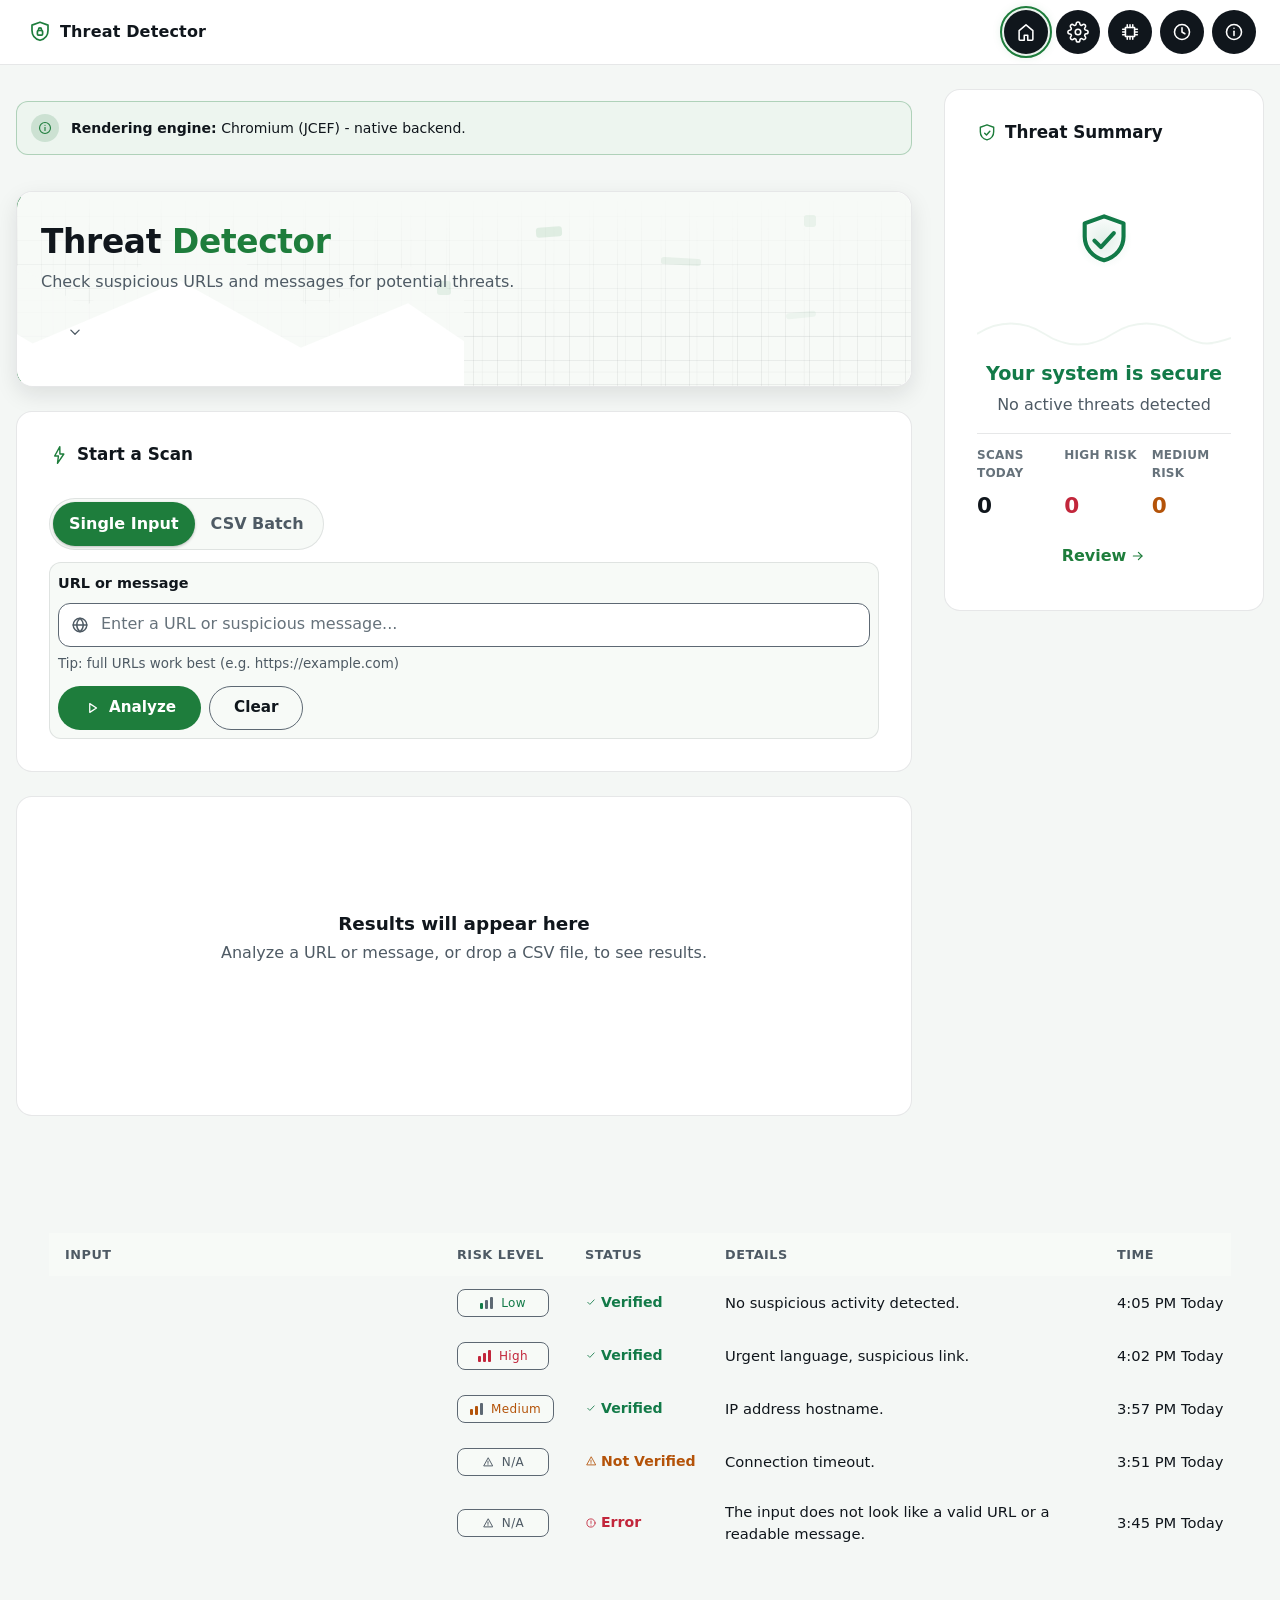
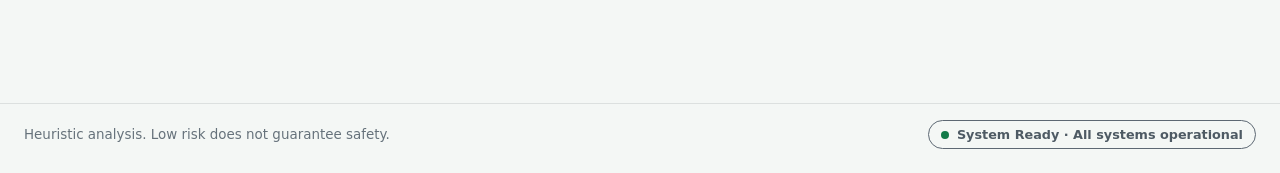
<file: app/src/main/resources/web/index.html>
﻿<!DOCTYPE html>
<html lang="en" data-page="dashboard">
<head>
  <meta charset="utf-8">
<script src="js/core/java-shim.js"></script>
<script src="js/core/theme-init.js"></script>
  <meta name="viewport" content="width=device-width, initial-scale=1">
  <meta name="description" content="Threat Detector dashboard - heuristic threat analysis.">
  <title>Threat Detector â€” Dashboard</title>
  <link rel="icon" href="data:image/svg+xml,%3Csvg xmlns='http://www.w3.org/2000/svg' viewBox='0 0 24 24'%3E%3Cpath d='M12 2.5 20 5.3v5.2c0 4.8-3.2 8.7-8 10-4.8-1.3-8-5.2-8-10V5.3Z' fill='%238DEB6B'/%3E%3Crect x='9.4' y='10.6' width='5.2' height='4.4' rx='1' fill='none' stroke='%23101418' stroke-width='1.6'/%3E%3Cpath d='M10.6 10.6V9.6a1.4 1.4 0 0 1 2.8 0v1' fill='none' stroke='%23101418' stroke-width='1.6'/%3E%3C/svg%3E">
<link rel="stylesheet" href="css/base/motion-tokens.css">
<link rel="stylesheet" href="css/components/motion-governor.css">
<link rel="stylesheet" href="css/core.css">
<link rel="stylesheet" href="css/pages/index.css">
<script src="js/settings.js"></script>
<link rel="stylesheet" href="css/nav.css">
<link rel="stylesheet" href="css/risk-glow.css">
<link rel="stylesheet" href="css/analysis-card.css">
<link rel="stylesheet" href="css/components/verdict-card.css">
<script src="js/features/theme-fx.js"></script>
<script src="js/theme.js"></script>
<link rel="stylesheet" href="css/theme-transition.css">
<link rel="stylesheet" href="css/java-perf.css">
</head>
<body>
  <a class="skip-link" href="#main-content">Skip to main content</a>

  <main id="main-content" tabindex="-1">
    <div class="dash-main">
      <div class="dash-layout">

        <!-- ===== SPEC 7.1 HERO ===== -->
        <div class="dash-col">
          <div id="framework-banner" class="callout dash-callout" data-type="info" role="note" style="margin-bottom:var(--space-3)">
            <p class="callout__text"><strong>Rendering engine:</strong> <span id="framework-name">...</span><span id="framework-note"></span></p>
          </div>
          <script>
            (function () {
              var ua = String((window.navigator && navigator.userAgent) || '');
              var jcef = /Chrome/i.test(ua) && !/JavaFX/i.test(ua);
              var name = jcef ? 'Chromium (JCEF)' : 'JavaFX WebKit';
              var note = ' - native backend.';
              var el = document.getElementById('framework-name');
              var noteEl = document.getElementById('framework-note');
              if (el) el.textContent = name;
              if (noteEl) noteEl.textContent = note;
            })();
          </script>
          <section id="hero" class="dash-reveal" aria-labelledby="hero-title">
            <div class="hero-art" aria-hidden="true">
              <svg class="grid-layer" viewBox="0 0 800 300" preserveAspectRatio="xMidYMid slice" focusable="false">
                <defs>
                  <pattern id="dash-grid" width="32" height="32" patternUnits="userSpaceOnUse">
                    <path d="M32 0H0V32" fill="none" stroke-width="1"></path>
                  </pattern>
                </defs>
                <rect width="800" height="300" fill="url(#dash-grid)"></rect>
              </svg>
              <svg class="mountain-layer dash-mtn-far" viewBox="0 0 800 170" preserveAspectRatio="xMidYMax meet" focusable="false">
                <path d="M0 170 80 96l60 44 90-84 70 56 84-62 76 48 96-72 110 74 84-40 90 54 40-14v170Z" fill="var(--bg-card-2)"></path>
              </svg>
              <svg class="mountain-layer dash-mtn-near" viewBox="0 0 800 120" preserveAspectRatio="xMidYMax meet" focusable="false">
                <path d="M0 120V70l96-44 86 52 120-64 112 66 132-56 108 60 96-40 50 34v42Z" fill="var(--bg-card)"></path>
              </svg>
              <span class="glitch-block"></span>
              <span class="glitch-block"></span>
              <span class="glitch-block"></span>
              <span class="glitch-block"></span>
              <span class="glitch-block"></span>
            </div>
            <div class="dash-hero-in">
              <h1 id="hero-title">Threat <span class="dash-hl">Detector</span></h1>
              <p class="dash-sub">Check suspicious URLs and messages for potential threats.</p>
            </div>
            <div class="dash-scroll">
              <button type="button" class="btn btn-ghost" id="btn-scroll-scan" aria-label="Scroll down to scan">
                <svg viewBox="0 0 24 24" fill="none" stroke="currentColor" stroke-width="1.7" stroke-linecap="round" stroke-linejoin="round" focusable="false" aria-hidden="true"><path d="M6.5 9.5 12 15l5.5-5.5"></path></svg>
              </button>
            </div>
          </section>

          <!-- ===== SPEC 7.2 START A SCAN ===== -->
          <section id="scan-card" class="card dash-reveal" aria-labelledby="scan-title">
            <div class="card-head">
              <h2 class="card-title" id="scan-title">
                <svg viewBox="0 0 24 24" fill="none" stroke="currentColor" stroke-width="1.7" stroke-linecap="round" stroke-linejoin="round" focusable="false" aria-hidden="true"><path d="M13 2 6.8 13.2h4.5L10.2 22l7.6-11.2h-4.7L13 2Z"></path></svg>
                Start a Scan
              </h2>
            </div>

            <div id="seg-mode" class="seg" data-seg role="radiogroup" aria-label="Input mode">
              <span class="seg__thumb" aria-hidden="true"></span>
              <button type="button" class="seg__opt" role="radio" data-value="single" aria-checked="true" tabindex="0" aria-controls="panel-single">Single Input</button>
              <button type="button" class="seg__opt" role="radio" data-value="csv" aria-checked="false" tabindex="-1" aria-controls="panel-csv">CSV Batch</button>
            </div>

            <!-- [T1] scan panels: ONE visible at a time â€” each block is the shared
                 .reveal component (core.css grid-rows height reveal); index.js
                 toggles data-open + inert/aria-hidden when the segment switches.
                 The collapsed panel contributes zero height, so the old OR
                 divider between the blocks is gone. -->
            <div class="scan-panels">
              <!-- Single input panel -->
              <div class="scan-block reveal is-active" data-block="single" id="panel-single" data-open="true" role="group" aria-label="Single input">
                <div class="reveal-inner">
                 <div class="scan-surface">
                  <form id="scan-form" novalidate>
                    <label class="field-label" for="scan-input">URL or message</label>
                    <div class="dash-inputwrap">
                      <svg class="type-icon" viewBox="0 0 24 24" fill="none" stroke="currentColor" stroke-width="1.7" stroke-linecap="round" stroke-linejoin="round" focusable="false" aria-hidden="true"><circle cx="12" cy="12" r="8.2"></circle><path d="M3.8 12h16.4"></path><path d="M12 3.8c2.5 2.3 3.9 5 3.9 8.2s-1.4 5.9-3.9 8.2c-2.5-2.3-3.9-5-3.9-8.2s1.4-5.9 3.9-8.2Z"></path></svg>
                      <textarea id="scan-input" class="input textarea-autogrow" rows="1" placeholder="Enter a URL or suspicious message..." aria-describedby="input-error dash-hint"></textarea>
                    </div>
                    <p class="help" id="dash-hint">Tip: full URLs work best (e.g. https://example.com)</p>
                    <p id="input-error" class="field-error" role="status" aria-live="polite" hidden>Enter a URL or message to analyze</p>
                    <div class="dash-actions">
                      <button type="submit" id="btn-analyze" class="btn btn-primary">
                        <svg viewBox="0 0 24 24" fill="none" stroke="currentColor" stroke-width="1.7" stroke-linecap="round" stroke-linejoin="round" focusable="false" aria-hidden="true"><path d="M9 6.2v11.6L18 12Z"></path></svg>
                        Analyze
                      </button>
                      <button type="button" id="btn-clear" class="btn btn-secondary">Clear</button>
                    </div>
                  </form>
                 </div>
                </div>
              </div>

              <!-- CSV batch panel -->
              <div class="scan-block reveal" data-block="csv" id="panel-csv" data-open="false" inert aria-hidden="true" role="group" aria-label="CSV batch">
                <div class="reveal-inner">
                 <div class="scan-surface">
                  <div id="csv-drop" class="drop-zone" role="button" tabindex="0" aria-label="CSV file drop zone. Press Enter to browse for a file.">
                    <div class="dash-drop-inner">
                      <svg viewBox="0 0 24 24" fill="none" stroke="currentColor" stroke-width="1.7" stroke-linecap="round" stroke-linejoin="round" focusable="false" aria-hidden="true"><path d="M7.4 18.4h9.4a3.6 3.6 0 0 0 .6-7.15A5.55 5.55 0 0 0 6.8 9.6a4.4 4.4 0 0 0 .6 8.8Z"></path><path d="M12 16.2v-5.5"></path><path d="m9.7 12.9 2.3-2.3 2.3 2.3"></path></svg>
                      <span class="dash-drop-b">Drag &amp; drop a CSV file here</span>
                      <span class="muted">or click to browse</span>
                    </div>
                    <input type="file" id="csv-file-input" accept=".csv,text/csv" tabindex="-1" aria-hidden="true" class="sr-only">
                  </div>
                  <p id="csv-error" class="field-error" role="status" aria-live="polite" hidden></p>

                  <div id="csv-summary" class="dash-filecard" hidden>
                    <div class="dash-filecard-row">
                      <svg viewBox="0 0 24 24" fill="none" stroke="currentColor" stroke-width="1.7" stroke-linecap="round" stroke-linejoin="round" focusable="false" aria-hidden="true"><path d="M13.5 3.5H7a1.5 1.5 0 0 0-1.5 1.5v14A1.5 1.5 0 0 0 7 20.5h10a1.5 1.5 0 0 0 1.5-1.5V8.5Z"></path><path d="M13.5 3.5v5h5"></path></svg>
                      <span id="csv-summary-name" class="ellipsis text-truncate"></span>
                    </div>
                    <p id="csv-summary-line" class="dash-filemeta"></p>
                    <span id="csv-progress-label" class="dash-progress-label"><span>Batch progress</span><span id="csv-progress-pct" class="dash-filemeta">0% complete</span></span>
                    <div class="progress" role="progressbar" aria-labelledby="csv-progress-label" aria-valuemin="0" aria-valuemax="100" aria-valuenow="0">
                      <div class="progress-bar" id="csv-progress-bar" style="--fill:0"></div>
                    </div>
                  </div>

                  <div class="dash-footrow">
                    <button type="button" id="btn-download-sample" class="btn btn-ghost">
                      <svg viewBox="0 0 24 24" fill="none" stroke="currentColor" stroke-width="1.7" stroke-linecap="round" stroke-linejoin="round" focusable="false" aria-hidden="true"><path d="M12 4v10.6"></path><path d="M7.6 10.4 12 14.8l4.4-4.4"></path><path d="M5 19.8h14"></path></svg>
                      Download sample CSV
                    </button>
                  </div>
                 </div>
                </div>
              </div>
            </div>
          </section>

          <!-- ===== SPEC 7.3 RESULT PANEL ===== -->
          <section id="result-panel" class="card result-panel verdict-card dash-reveal" aria-label="Analysis result">
            <p id="scan-live" class="sr-only" role="status" aria-live="polite"></p>
            <div class="result-states">

              <div class="result-state state-idle" data-state="idle">
                <div class="dash-c dash-idle-wrap" style="padding:var(--space-6) 0">
                  <h3>Results will appear here</h3>
                  <p id="idle-hint">Analyze a URL or message, or drop a CSV file, to see results.</p>
                </div>
              </div>

              <div class="result-state state-scanning" data-state="scanning">
                <div class="dash-c" style="padding:var(--space-5) 0">
                  <div class="dash-visual" id="vis-scan"></div>
                  <h3>Scanning <span class="dash-scan-dots" aria-hidden="true"><span>.</span><span>.</span><span>.</span></span></h3>
                  <p class="scan-substatus" id="scan-substatus">Checking URL structure...</p>
                  <div class="scan-progress-zone" id="scan-progress-zone" role="status" aria-live="polite" tabindex="-1">
                    <span id="scan-progress-label" class="dash-progress-label"><span>Progress</span><span id="scan-progress-count" class="dash-filemeta">Workingâ€¦</span></span>
                    <div class="progress scan-progress is-indet" id="scan-progress" role="progressbar" aria-labelledby="scan-progress-label" aria-valuemin="0" aria-valuemax="100">
                      <div class="progress-bar" id="scan-progress-bar"></div>
                    </div>
                  </div>
                </div>
              </div>

              <div class="result-state state-threat" data-state="threat">
                <div class="dash-threat-inner">
                  <div class="panel-heading">
                    <h3>Analysis details</h3>
                    <span class="risk-label" id="threat-risk-label" data-risk="medium">Medium risk</span>
                  </div>
                  <div class="ring-wrap ring-float result-ring-float" id="vis-ring-threat"></div>
                  <dl class="detail-rows">
                    <dt class="detail-dt">Selected input</dt>
                    <dd class="detail-dd dash-prewrap" id="detail-input"></dd>
                    <dt class="detail-dt">Risk score:</dt>
                    <dd class="detail-dd"><span id="detail-score">0</span>/100</dd>
                    <dt class="detail-dt">Detection reasons</dt>
                    <dd class="detail-dd">
                      <ul class="reason-list" id="detail-reasons"></ul>
                    </dd>
                    <dt class="detail-dt">Recommended action</dt>
                    <dd class="detail-dd" id="detail-action"></dd>
                  </dl>
                </div>
              </div>

              <div class="result-state state-safe" data-state="safe">
                <div class="dash-safe-wrap">
                  <div class="ring-safe-wrap" id="vis-check"></div>
                  <h3>No issues detected</h3>
                  <p>No risk indicators found</p>
                </div>
              </div>

              <div class="result-state state-unverified" data-state="unverified">
                <div class="dash-unv-inner">
                  <div class="ring-wrap ring-float result-ring-float" id="vis-ring-unv"></div>
                  <div class="panel-heading">
                    <h3>Unable to verify</h3>
                  </div>
                  <dl class="detail-rows">
                    <dt class="detail-dt">Reason</dt>
                    <dd class="detail-dd" id="unv-reason"></dd>
                    <dt class="detail-dt">Recommended action</dt>
                    <dd class="detail-dd" id="unv-action"></dd>
                  </dl>
                </div>
              </div>

              <div class="result-state state-error" data-state="error">
                <div class="dash-err-inner">
                  <div class="panel-heading">
                    <h3>Analysis details</h3>
                    <span class="risk-label" data-risk="error">Error</span>
                  </div>
                  <dl class="detail-rows">
                    <dt class="detail-dt">Reason</dt>
                    <dd class="detail-dd">The text does not look like a valid URL or a readable message.</dd>
                    <dt class="detail-dt">Recommended action</dt>
                    <dd class="detail-dd">Check the text and enter a full URL (e.g. https://example.com) or a plain message.</dd>
                  </dl>
                </div>
              </div>

              <div class="result-state state-batch" data-state="batch">
                <div class="dash-batch-inner">
                  <div class="batch-head">
                    <div class="batch-head-left">
                      <h3>Batch summary</h3>
                      <p class="muted" id="batch-meta"></p>
                    </div>
                    <div class="batch-tally" id="batch-tally" aria-label="Risk tally"></div>
                  </div>
                  <hr class="batch-divider" aria-hidden="true">
                  <ul id="batch-list" class="batch-list" aria-label="Batch rows"></ul>
                  <p class="dash-batch-link"><a class="link-arrow" href="history.html">View in history</a></p>
                </div>
              </div>

            </div>
          </section>
        </div>

        <!-- ===== SPEC 7.5 THREAT SUMMARY (side column) ===== -->
        <aside class="dash-aside" aria-label="Threat summary">
          <section id="summary-card" class="card dash-reveal" aria-labelledby="summary-title">
            <div class="card-head">
              <h2 class="card-title" id="summary-title">
                <svg viewBox="0 0 24 24" fill="none" stroke="currentColor" stroke-width="1.7" stroke-linecap="round" stroke-linejoin="round" focusable="false" aria-hidden="true"><path d="M12 2.2 20 5.1v5.4c0 4.7-3.2 8.5-8 9.8-4.8-1.3-8-5.1-8-9.8V5.1Z"></path><path d="m9.2 12.2 2.2 2.2 4-4.4"></path></svg>
                Threat Summary
              </h2>
            </div>
            <div class="dash-summary-visual">
              <div class="shield-wrap" id="vis-shield-summary"></div>
              <svg class="wave-deco" viewBox="0 0 300 42" preserveAspectRatio="none" focusable="false" aria-hidden="true">
                <path d="M0 24c25-14 55-14 80 0s55 14 80 0 55-14 80 0 40 10 60 4" fill="none" stroke-width="2" stroke-opacity=".3"></path>
              </svg>
            </div>
            <p class="dash-state-title" id="summary-state-title" data-state="secure">Your system is secure</p>
            <p class="dash-state-desc" id="summary-state-desc">No active threats detected</p>
            <dl id="stmt-stats" class="dash-stats">
              <div class="dash-stat"><dt>Scans today</dt><dd id="stat-today">0</dd></div>
              <div class="dash-stat"><dt>High risk</dt><dd id="stat-high" data-risk="high">0</dd></div>
              <div class="dash-stat"><dt>Medium risk</dt><dd id="stat-medium" data-risk="medium">0</dd></div>
            </dl>
            <div class="dash-summary-foot">
              <a id="summary-review" class="link-arrow" href="history.html#risk=low">
                Review
                <svg viewBox="0 0 24 24" fill="none" stroke="currentColor" stroke-width="1.7" stroke-linecap="round" stroke-linejoin="round" focusable="false" aria-hidden="true"><path d="M5 12h13"></path><path d="M12.6 6.6 18 12l-5.4 5.4"></path></svg>
              </a>
            </div>
          </section>
        </aside>

      </div>

        <!-- ===== SPEC 7.4 ANALYSIS RESULTS (own full-width section below the two-column row) ===== -->
        <section id="results-card" class="card dash-reveal" aria-labelledby="results-title">
            <div class="card-head results-head">
              <h2 class="card-title" id="results-title">
                <svg class="icon icon-lg" viewBox="0 0 24 24" fill="none" stroke="currentColor" stroke-width="1.7" stroke-linecap="round" stroke-linejoin="round" focusable="false" aria-hidden="true"><path d="M5 19.5V9.5"></path><path d="M12 19.5V4.5"></path><path d="M19 19.5v-6"></path><path d="M3.5 19.5h17"></path></svg>
                Analysis Results
              </h2>
              <a id="btn-recent-history" class="link-arrow link-ghost" href="history.html">
                Recent history
                <svg class="icon" viewBox="0 0 24 24" fill="none" stroke="currentColor" stroke-width="1.7" stroke-linecap="round" stroke-linejoin="round" focusable="false" aria-hidden="true"><path d="M5 12h13"></path><path d="M12.6 6.6 18 12l-5.4 5.4"></path></svg>
              </a>
            </div>
            <table class="table" id="table-results">
              <caption class="sr-only">Five most recent scan results, newest first</caption>
              <colgroup>
                <col>
                <col style="width:128px">
                <col style="width:140px">
                <col>
                <col style="width:130px">
              </colgroup>
              <thead>
                <tr>
                  <th scope="col">Input</th>
                  <th scope="col">Risk Level</th>
                  <th scope="col">Status</th>
                  <th scope="col">Details</th>
                  <th scope="col">Time</th>
                </tr>
              </thead>
              <tbody id="table-results-body"></tbody>
            </table>
            <div id="results-empty" class="dash-results-empty" role="status" hidden>
              <svg class="dash-results-empty-ico" viewBox="0 0 24 24" fill="none" stroke="currentColor" stroke-width="1.7" stroke-linecap="round" stroke-linejoin="round" focusable="false" aria-hidden="true"><path d="M5 19.5V9.5"></path><path d="M12 19.5V4.5"></path><path d="M19 19.5v-6"></path><path d="M3.5 19.5h17"></path></svg>
              <h3>No analysis results yet</h3>
              <p>Run a scan to see results here.</p>
            </div>
          </section>
    </div>
  </main>
<script src="js/core/core.js"></script>

<script src="js/core/td-config.js"></script>
<script src="js/core/events.js"></script>
<script src="js/services/bridge.js"></script>
<script src="js/services/analysisService.js"></script>
<script src="js/components/verdictCard.js"></script>
<script src="js/components/virtualList.js"></script>
<script src="js/features/motion-governor.js"></script>
<script src="js/pages/index.js"></script>
</body>
</html>
</file>
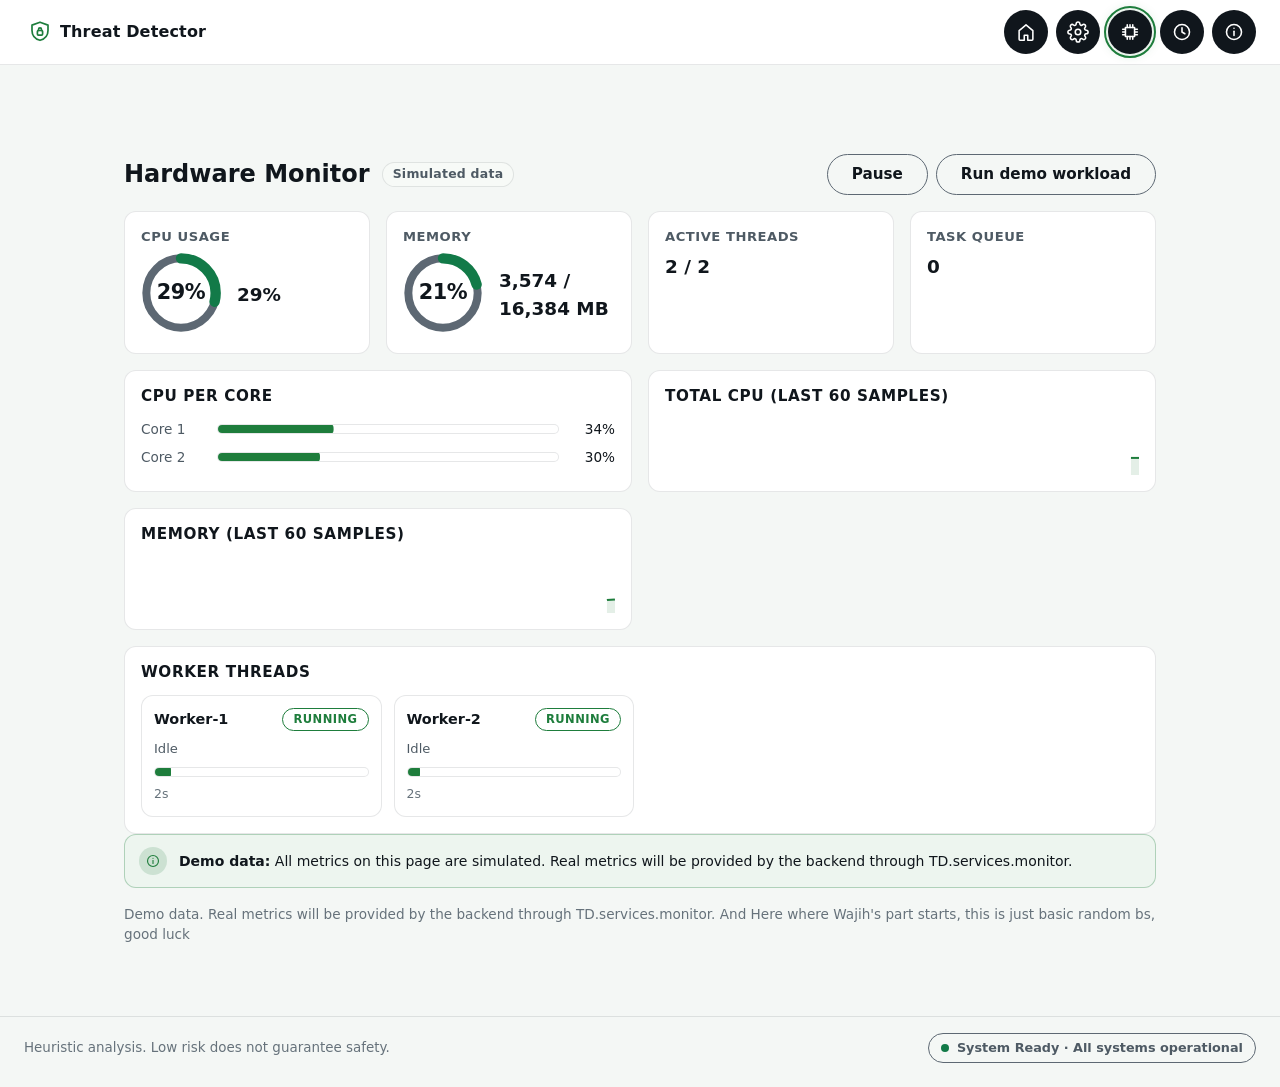
<file: app/src/main/resources/web/hardware.html>
﻿<!DOCTYPE html>
<html lang="en" data-page="hardware">
<head>
  <meta charset="utf-8">
<script src="js/core/java-shim.js"></script>
<script src="js/core/theme-init.js"></script>
  <meta name="viewport" content="width=device-width, initial-scale=1">
  <title>Threat Detector - Hardware Monitor</title>
<link rel="icon" href="data:image/svg+xml,%3Csvg xmlns='http://www.w3.org/2000/svg' viewBox='0 0 24 24'%3E%3Cpath d='M12 2.5 20 5.3v5.2c0 4.8-3.2 8.7-8 10-4.8-1.3-8-5.2-8-10V5.3Z' fill='%238DEB6B'/%3E%3Crect x='9.4' y='10.6' width='5.2' height='4.4' rx='1' fill='none' stroke='%23101418' stroke-width='1.6'/%3E%3Cpath d='M10.6 10.6V9.6a1.4 1.4 0 0 1 2.8 0v1' fill='none' stroke='%23101418' stroke-width='1.6'/%3E%3C/svg%3E">
<link rel="stylesheet" href="css/base/motion-tokens.css">
<link rel="stylesheet" href="css/components/motion-governor.css">
<link rel="stylesheet" href="css/core.css">
<script src="js/settings.js"></script>
<link rel="stylesheet" href="css/nav.css">
<link rel="stylesheet" href="css/risk-glow.css">
<link rel="stylesheet" href="css/analysis-card.css">
<script src="js/features/theme-fx.js"></script>
<script src="js/theme.js"></script>
<link rel="stylesheet" href="css/theme-transition.css">
<link rel="stylesheet" href="css/java-perf.css">
<link rel="stylesheet" href="css/pages/hardware.css">
</head>
<body>
  <a class="skip-link" href="#main-content">Skip to main content</a>

  <main id="main-content" tabindex="-1">
    <div class="hw-page">

      <div class="hw-title-row">
        <h1>Hardware Monitor</h1>
        <span class="hw-badge">Simulated data</span>
        <div class="hw-actions">
          <button type="button" class="btn btn-secondary" id="hw-pause" aria-pressed="false">Pause</button>
          <button type="button" class="btn btn-secondary" id="hw-demo">Run demo workload</button>
        </div>
      </div>

      <section class="hw-stats" aria-label="Hardware summary">
        <div class="hw-card">
          <h2>CPU usage</h2>
          <div class="hw-stat">
            <div class="hw-stat__ring" id="hw-ring-cpu" role="img" aria-label="Total CPU usage"></div>
            <span class="hw-stat__val" id="hw-cpu-val">0%</span>
          </div>
        </div>
        <div class="hw-card">
          <h2>Memory</h2>
          <div class="hw-stat">
            <div class="hw-stat__ring" id="hw-ring-mem" role="img" aria-label="Memory usage"></div>
            <span class="hw-stat__val" id="hw-mem-val">0 / 0 MB</span>
          </div>
        </div>
        <div class="hw-card">
          <h2>Active threads</h2>
          <span class="hw-stat__val" id="hw-threads-val">0 / 0</span>
        </div>
        <div class="hw-card">
          <h2>Task queue</h2>
          <span class="hw-stat__val" id="hw-queue-val">0</span>
        </div>
      </section>

      <div class="hw-grid">
        <section class="hw-card hw-section" aria-label="CPU per core">
          <h2>CPU per core</h2>
          <div id="hw-cores"></div>
        </section>
        <section class="hw-card hw-section" aria-label="Total CPU history">
          <h2>Total CPU (last 60 samples)</h2>
          <div id="hw-cpu-spark"></div>
        </section>
        <section class="hw-card hw-section" aria-label="Memory history">
          <h2>Memory (last 60 samples)</h2>
          <div id="hw-mem-spark"></div>
        </section>
      </div>

      <section class="hw-card hw-section" aria-label="Worker threads">
        <h2>Worker threads</h2>
        <div id="hw-workers" class="hw-workers"></div>
      </section>

      <div class="callout dash-callout" data-type="info" role="note">
        <p class="callout__text"><strong>Demo data:</strong> All metrics on this page are simulated. Real metrics will be provided by the backend through TD.services.monitor.</p>
      </div>

      <p class="hw-note">Demo data. Real metrics will be provided by the backend through TD.services.monitor. And Here where Wajih's part starts, this is just basic random bs, good luck</p>

    </div>
  </main>
<script src="js/core/core.js"></script>

<script src="js/core/td-config.js"></script>
<script src="js/core/events.js"></script>
<script src="js/services/bridge.js"></script>
<script src="js/services/monitorService.js"></script>
<script src="js/services/mockMonitorService.js"></script>
<script src="js/services/analysisService.js"></script>
<script src="js/features/motion-governor.js"></script>
<script src="js/components/sparkline.js"></script>
<script src="js/components/usageBar.js"></script>
<script src="js/pages/hardware.js"></script>
</body>
</html>
</file>
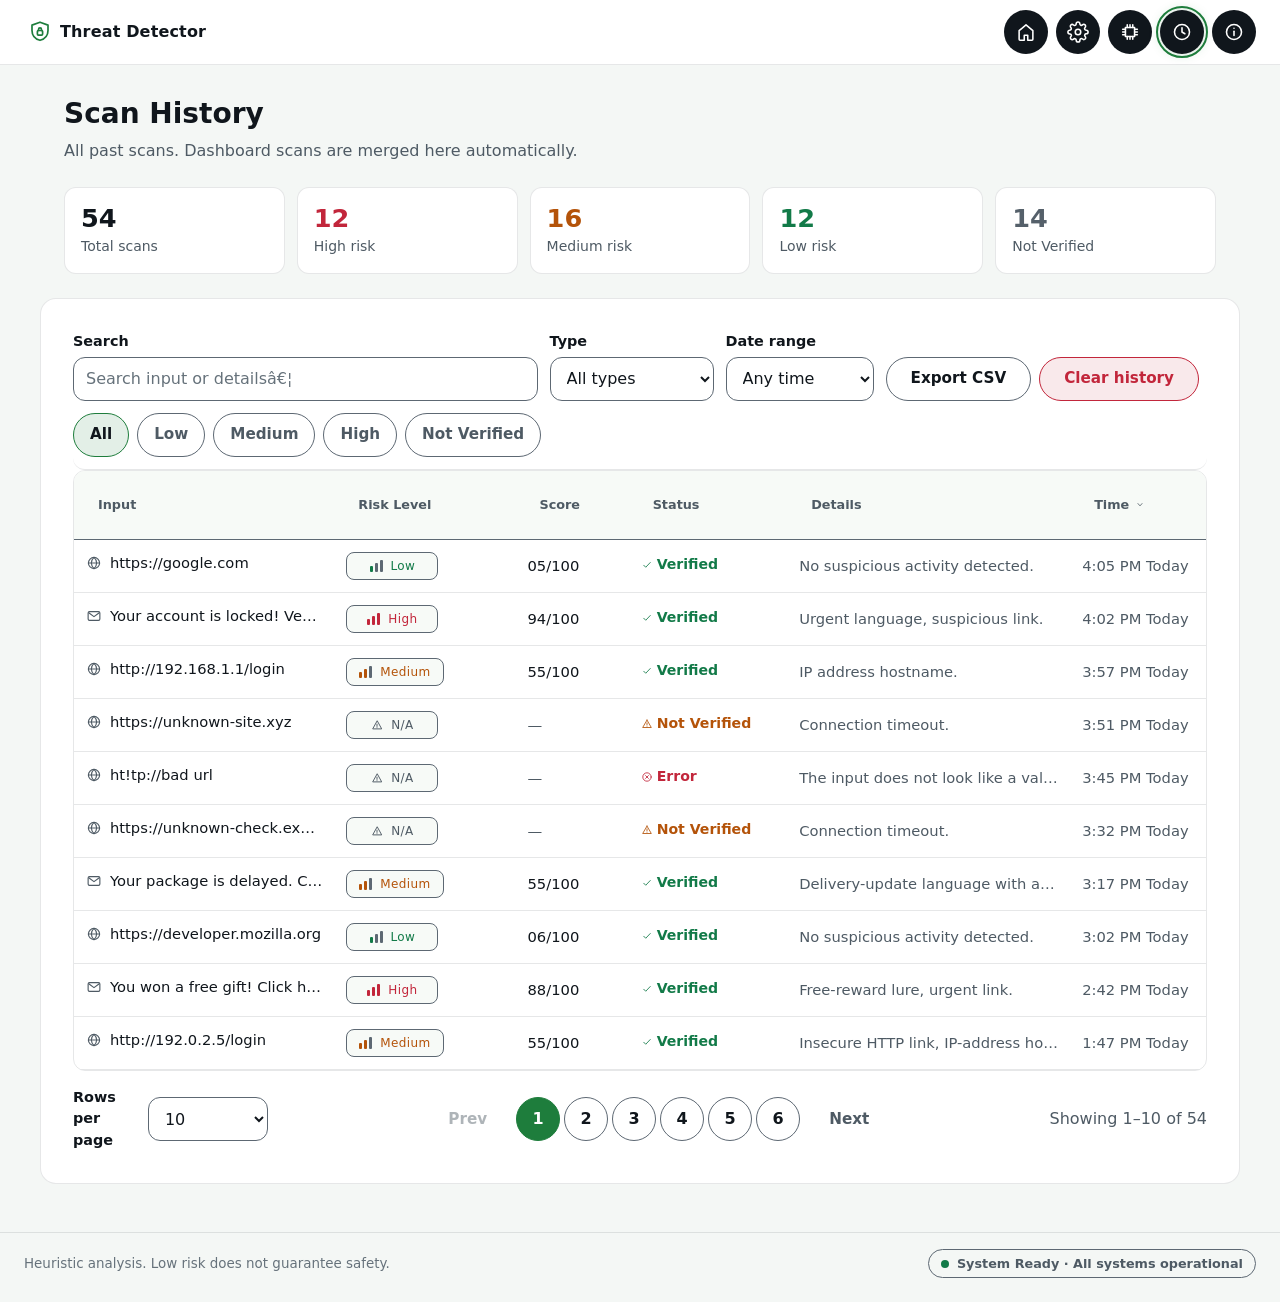
<file: app/src/main/resources/web/history.html>
﻿<!DOCTYPE html>
<html lang="en" data-page="history">
<head>
  <meta charset="utf-8">
<script src="js/core/java-shim.js"></script>
<script src="js/core/theme-init.js"></script>
  <meta name="viewport" content="width=device-width, initial-scale=1">
  <meta name="description" content="Threat Detector dashboard - heuristic threat analysis.">
  <title>Threat Detector â€” Scan History</title>
  <link rel="icon" href="data:image/svg+xml,%3Csvg xmlns='http://www.w3.org/2000/svg' viewBox='0 0 24 24'%3E%3Cpath d='M12 2.5 20 5.3v5.2c0 4.8-3.2 8.7-8 10-4.8-1.3-8-5.2-8-10V5.3Z' fill='%238DEB6B'/%3E%3Crect x='9.4' y='10.6' width='5.2' height='4.4' rx='1' fill='none' stroke='%23101418' stroke-width='1.6'/%3E%3Cpath d='M10.6 10.6V9.6a1.4 1.4 0 0 1 2.8 0v1' fill='none' stroke='%23101418' stroke-width='1.6'/%3E%3C/svg%3E">
<link rel="stylesheet" href="css/base/motion-tokens.css">
<link rel="stylesheet" href="css/components/motion-governor.css">
<link rel="stylesheet" href="css/core.css">
<link rel="stylesheet" href="css/pages/history.css">
<script src="js/settings.js"></script>
<link rel="stylesheet" href="css/nav.css">
<link rel="stylesheet" href="css/risk-glow.css">
<link rel="stylesheet" href="css/analysis-card.css">
<script src="js/features/theme-fx.js"></script>
<script src="js/theme.js"></script>
<link rel="stylesheet" href="css/theme-transition.css">
<link rel="stylesheet" href="css/java-perf.css">
</head>
<body>
  <a class="skip-link" href="#main-content">Skip to main content</a>

  <main id="main-content" tabindex="-1">
    <div class="history-page-head">
      <h1 class="history-h1">Scan History</h1>
      <p class="history-subtitle">All past scans. Dashboard scans are merged here automatically.</p>
    </div>

    <!-- Summary tiles: counts always from the UNFILTERED full list -->
    <div id="history-tiles" class="tiles-row" aria-label="History summary">
      <div class="tile"><span class="tile-num" id="t-total">0</span><span class="tile-label">Total scans</span></div>
      <div class="tile tile-high"><span class="tile-num" id="t-high">0</span><span class="tile-label">High risk</span></div>
      <div class="tile tile-medium"><span class="tile-num" id="t-medium">0</span><span class="tile-label">Medium risk</span></div>
      <div class="tile tile-low"><span class="tile-num" id="t-low">0</span><span class="tile-label">Low risk</span></div>
      <div class="tile tile-na"><span class="tile-num" id="t-na">0</span><span class="tile-label">Not Verified</span></div>
    </div>

    <!-- Toolbar + table + pagination + empty state (one card) -->
    <section class="card history-card" aria-label="Scan history">
      <div class="history-toolbar">
        <div class="toolbar-row">
          <div class="field field-search">
            <label class="field-label" for="history-search">Search</label>
            <input id="history-search" class="input" type="search" placeholder="Search input or detailsâ€¦" autocomplete="off" spellcheck="false">
          </div>
          <div class="field">
            <label class="field-label" for="sel-type">Type</label>
            <select id="sel-type" class="select">
              <option value="all">All types</option>
              <option value="url">URLs only</option>
              <option value="message">Messages only</option>
            </select>
          </div>
          <div class="field">
            <label class="field-label" for="sel-range">Date range</label>
            <select id="sel-range" class="select">
              <option value="all">Any time</option>
              <option value="today">Today</option>
              <option value="7d">Last 7 days</option>
              <option value="30d">Last 30 days</option>
            </select>
          </div>
          <div class="toolbar-actions">
            <button id="btn-export" class="btn btn-secondary" type="button">Export CSV</button>
            <button id="btn-clear-history" class="btn btn-danger" type="button">Clear history</button>
            <span class="reset-slot" id="reset-slot"><!-- #btn-reset-filters lives here; relocates into #empty-state when the filtered view is empty -->
              <button id="btn-reset-filters" class="btn btn-ghost" type="button" hidden>Reset filters</button>
            </span>
          </div>
        </div>
        <div id="chips-risk" class="chips-row" role="group" aria-label="Filter by risk level">
          <button type="button" class="chip" data-chip="all" aria-pressed="true">All</button>
          <button type="button" class="chip" data-chip="low" aria-pressed="false">Low</button>
          <button type="button" class="chip" data-chip="medium" aria-pressed="false">Medium</button>
          <button type="button" class="chip" data-chip="high" aria-pressed="false">High</button>
          <button type="button" class="chip" data-chip="unverified" aria-pressed="false">Not Verified</button>
        </div>
      </div>

      <div class="table-wrap" id="table-wrap">
        <table class="table" id="table-history">
          <caption class="sr-only">Analysis results â€” scan history rows</caption>
          <colgroup>
            <col style="width:23%"><col style="width:16%"><col style="width:10%"><col style="width:14%"><col style="width:25%"><col style="width:12%">
          </colgroup>
          <thead>
            <tr>
              <th scope="col" id="th-input" aria-sort="none"><button type="button" class="th-btn" data-key="input">Input <svg class="sort-glyph" viewBox="0 0 24 24" fill="none" stroke="currentColor" stroke-width="1.7" stroke-linecap="round" stroke-linejoin="round" aria-hidden="true" focusable="false"><path d="m8.5 14.5 3.5-4 3.5 4"/></svg></button></th>
              <th scope="col" id="th-risk" aria-sort="none"><button type="button" class="th-btn" data-key="risk">Risk Level <svg class="sort-glyph" viewBox="0 0 24 24" fill="none" stroke="currentColor" stroke-width="1.7" stroke-linecap="round" stroke-linejoin="round" aria-hidden="true" focusable="false"><path d="m8.5 14.5 3.5-4 3.5 4"/></svg></button></th>
              <th scope="col" id="th-score" aria-sort="none"><button type="button" class="th-btn" data-key="score">Score <svg class="sort-glyph" viewBox="0 0 24 24" fill="none" stroke="currentColor" stroke-width="1.7" stroke-linecap="round" stroke-linejoin="round" aria-hidden="true" focusable="false"><path d="m8.5 14.5 3.5-4 3.5 4"/></svg></button></th>
              <th scope="col" id="th-status" aria-sort="none"><button type="button" class="th-btn" data-key="status">Status <svg class="sort-glyph" viewBox="0 0 24 24" fill="none" stroke="currentColor" stroke-width="1.7" stroke-linecap="round" stroke-linejoin="round" aria-hidden="true" focusable="false"><path d="m8.5 14.5 3.5-4 3.5 4"/></svg></button></th>
              <th scope="col" id="th-details" aria-sort="none"><button type="button" class="th-btn" data-key="details">Details <svg class="sort-glyph" viewBox="0 0 24 24" fill="none" stroke="currentColor" stroke-width="1.7" stroke-linecap="round" stroke-linejoin="round" aria-hidden="true" focusable="false"><path d="m8.5 14.5 3.5-4 3.5 4"/></svg></button></th>
              <th scope="col" id="th-time" aria-sort="descending"><button type="button" class="th-btn is-sorted is-desc" data-key="time">Time <svg class="sort-glyph" viewBox="0 0 24 24" fill="none" stroke="currentColor" stroke-width="1.7" stroke-linecap="round" stroke-linejoin="round" aria-hidden="true" focusable="false"><path d="m8.5 14.5 3.5-4 3.5 4"/></svg></button></th>
            </tr>
          </thead>
          <tbody id="table-history-body"></tbody>
        </table>
      </div>

      <div id="pagination" class="pagination-row">
        <div class="field-inline">
          <label class="field-label" for="row-perpage">Rows per page</label>
          <select id="row-perpage" class="select">
            <option value="10" selected>10</option>
            <option value="25">25</option>
            <option value="50">50</option>
          </select>
        </div>
        <div class="pager">
          <button id="btn-prev" class="btn btn-ghost" type="button">Prev</button>
          <span id="page-numbers" class="page-numbers"></span>
          <button id="btn-next" class="btn btn-ghost" type="button">Next</button>
        </div>
        <p id="results-meta" class="results-meta" aria-live="polite"></p>
      </div>

      <div id="empty-state" role="status" hidden>
        <div class="empty-art" aria-hidden="true">
          <svg viewBox="0 0 24 24" fill="none" stroke="currentColor" stroke-width="1.7" stroke-linecap="round" stroke-linejoin="round" focusable="false"><path d="M12 2.2 20 5.1v5.4c0 4.7-3.2 8.5-8 9.8-4.8-1.3-8-5.1-8-9.8V5.1Z"/></svg>
        </div>
        <p id="empty-message" class="empty-message">No results match your filters.</p>
        <div class="empty-actions" id="empty-actions">
          <button id="btn-restore" class="btn btn-primary" type="button">Restore demo data</button>
        </div>
      </div>
    </section>
  </main>
<script src="js/core/core.js"></script>

<script src="js/core/td-config.js"></script>
<script src="js/core/events.js"></script>
<script src="js/services/bridge.js"></script>
<script src="js/services/analysisService.js"></script>
<script src="js/features/motion-governor.js"></script>
<script src="js/pages/history.js"></script>
</body>
</html>
</file>
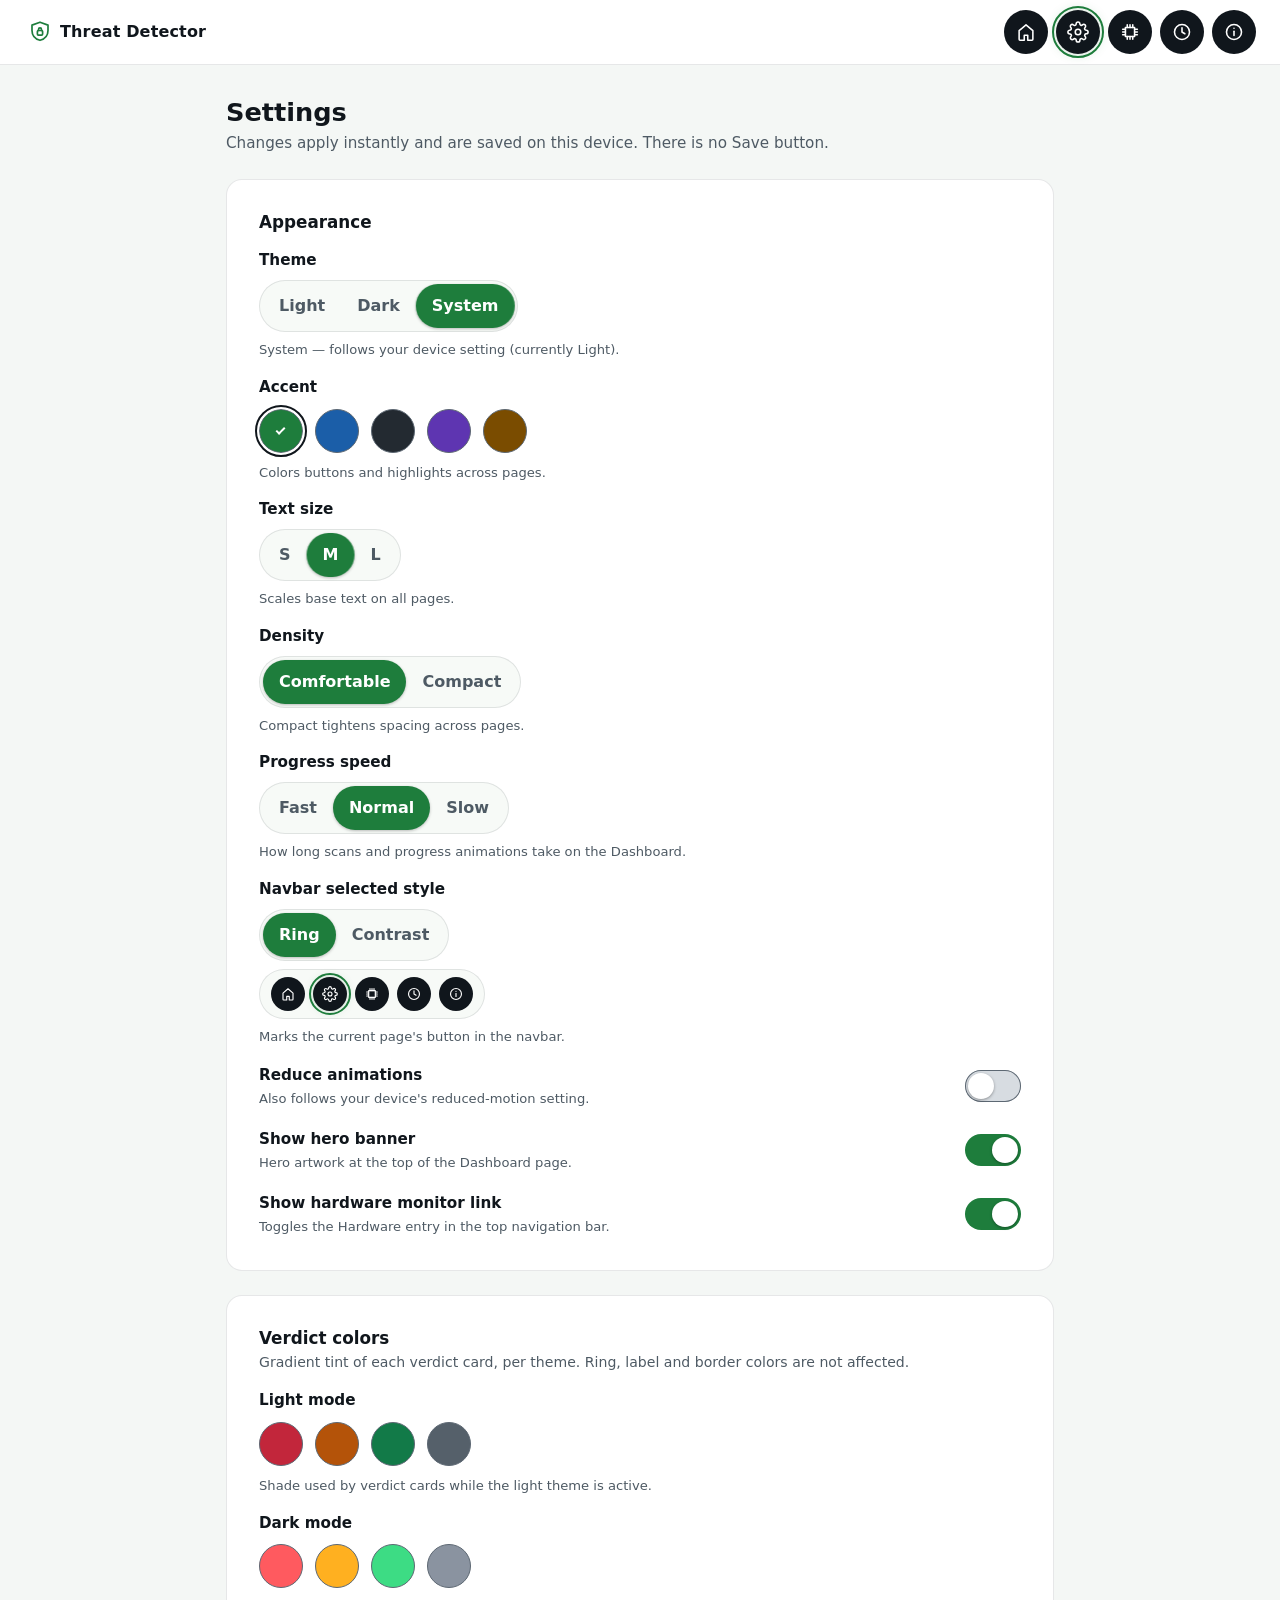
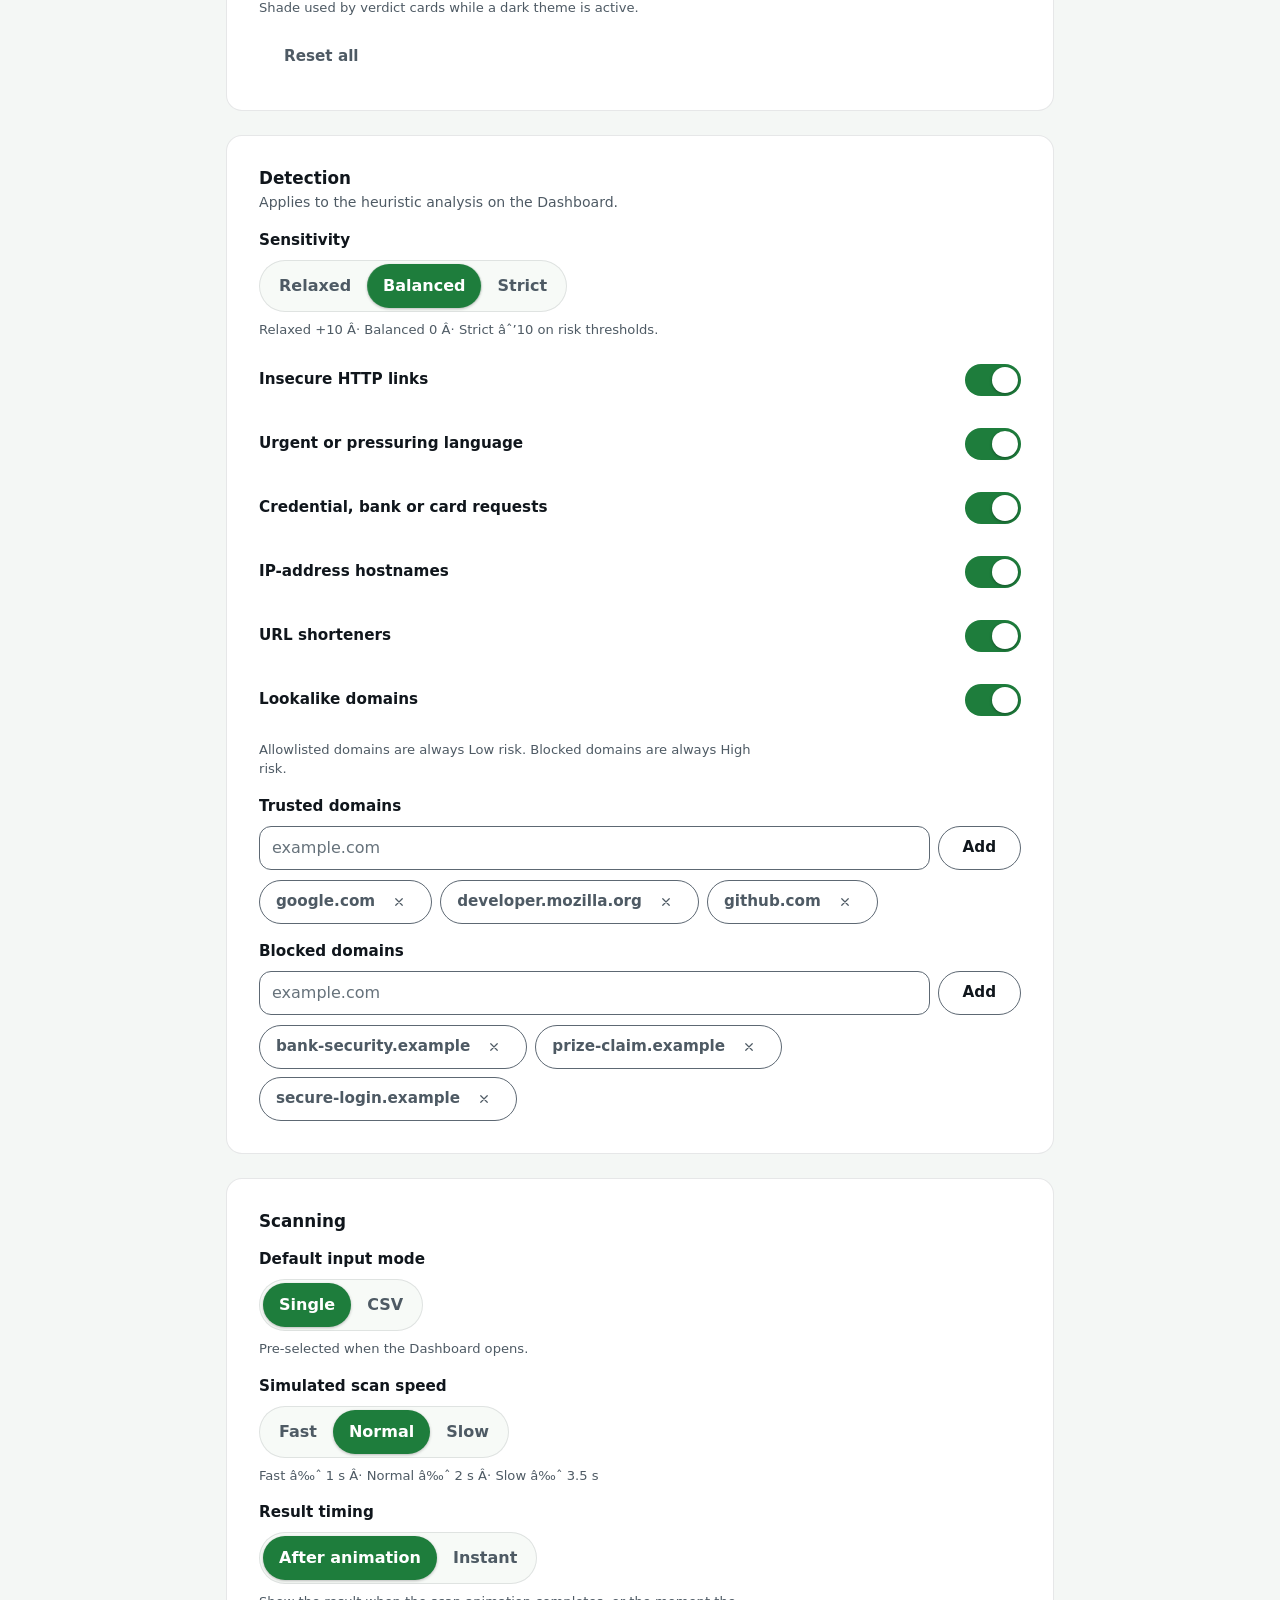
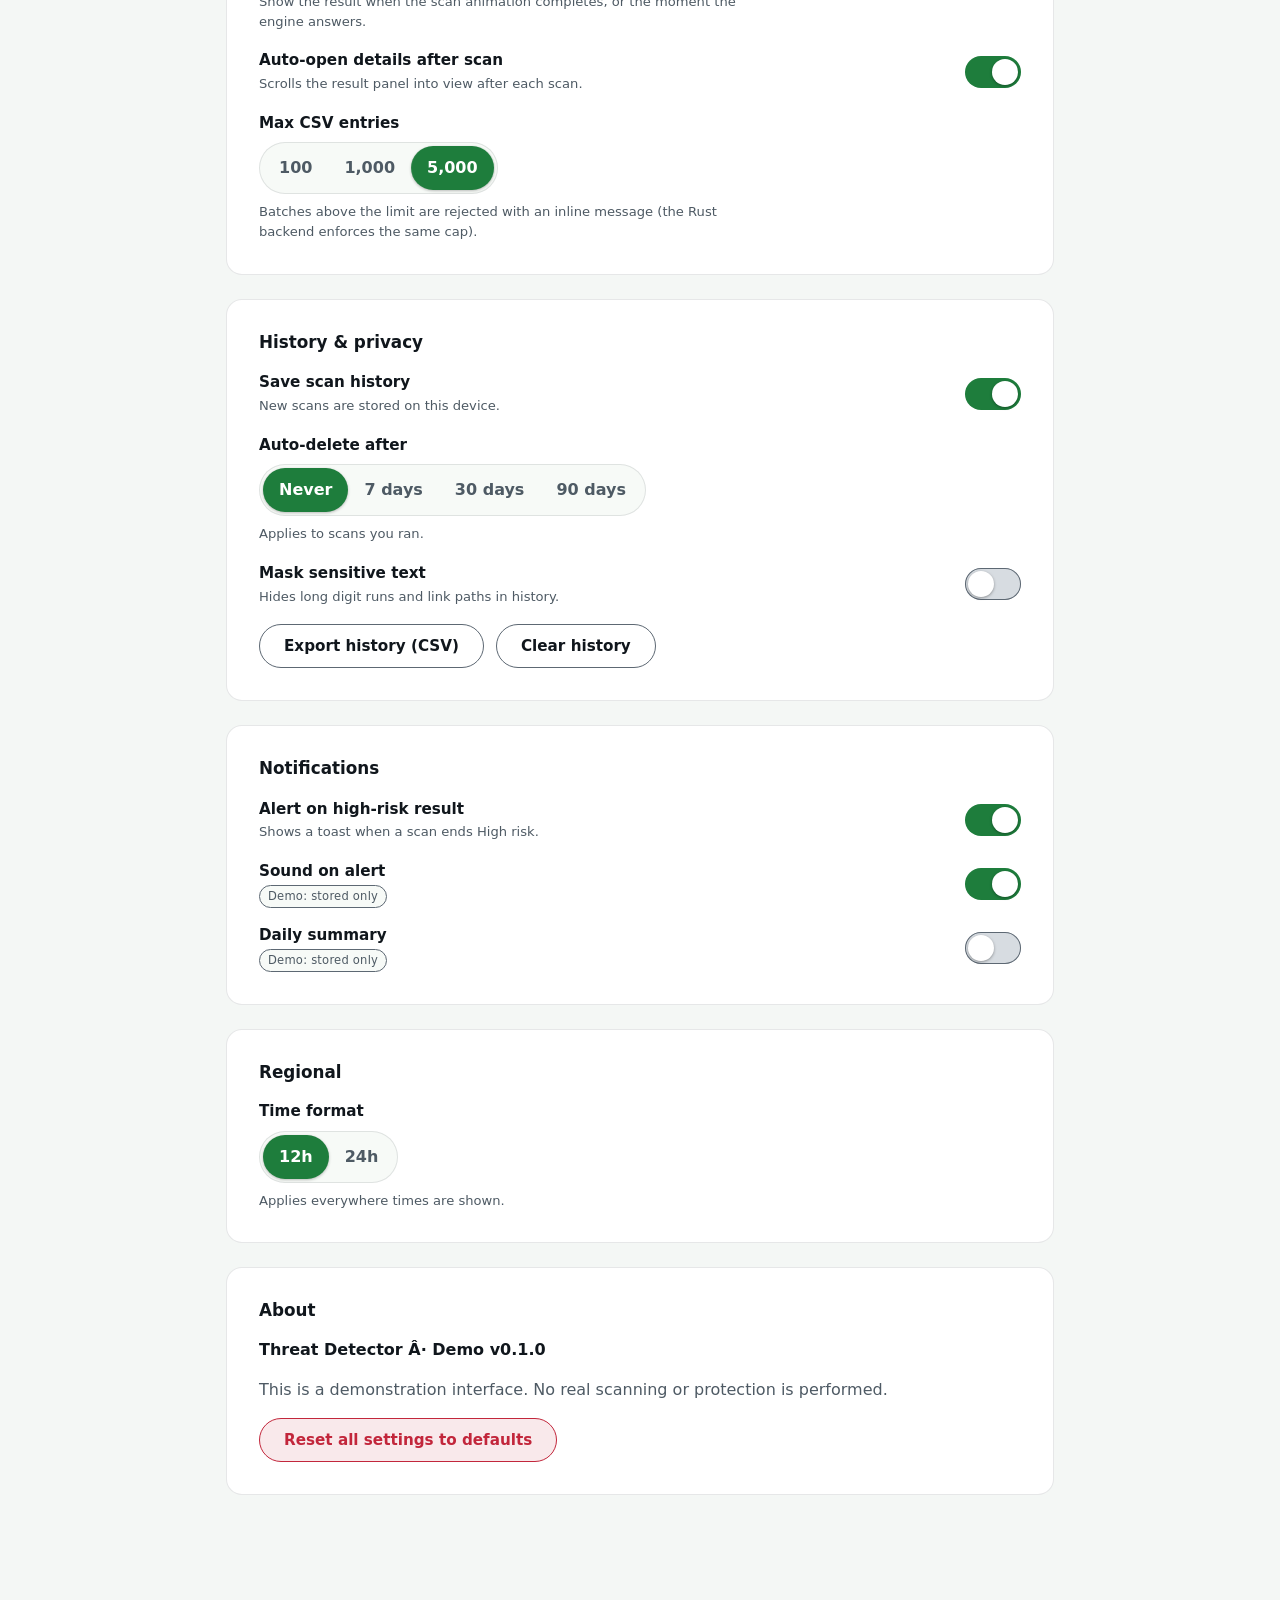
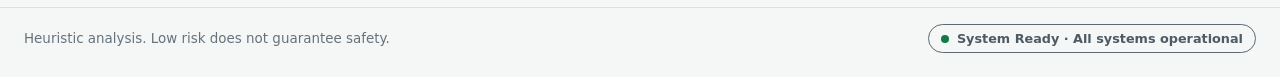
<file: app/src/main/resources/web/settings.html>
﻿<!DOCTYPE html>
<html lang="en" data-page="settings">
<head>
  <meta charset="utf-8">
<script src="js/core/java-shim.js"></script>
<script src="js/core/theme-init.js"></script>
  <meta name="viewport" content="width=device-width, initial-scale=1">
  <meta name="description" content="Threat Detector dashboard - heuristic threat analysis.">
  <title>Threat Detector â€” Settings</title>
  <link rel="icon" href="data:image/svg+xml,%3Csvg xmlns='http://www.w3.org/2000/svg' viewBox='0 0 24 24'%3E%3Cpath d='M12 2.5 20 5.3v5.2c0 4.8-3.2 8.7-8 10-4.8-1.3-8-5.2-8-10V5.3Z' fill='%238DEB6B'/%3E%3Crect x='9.4' y='10.6' width='5.2' height='4.4' rx='1' fill='none' stroke='%23101418' stroke-width='1.6'/%3E%3Cpath d='M10.6 10.6V9.6a1.4 1.4 0 0 1 2.8 0v1' fill='none' stroke='%23101418' stroke-width='1.6'/%3E%3C/svg%3E">
<link rel="stylesheet" href="css/base/motion-tokens.css">
<link rel="stylesheet" href="css/components/motion-governor.css">
<link rel="stylesheet" href="css/core.css">
<link rel="stylesheet" href="css/pages/settings.css">
<script src="js/settings.js"></script>
<link rel="stylesheet" href="css/nav.css">
<link rel="stylesheet" href="css/risk-glow.css">
<link rel="stylesheet" href="css/analysis-card.css">
<link rel="stylesheet" href="css/components/verdict-card.css">
<link rel="stylesheet" href="css/components/shade-picker.css">
<script src="js/features/theme-fx.js"></script>
<script src="js/theme.js"></script>
<link rel="stylesheet" href="css/theme-transition.css">
<link rel="stylesheet" href="css/java-perf.css">
</head>
<body>
<a class="skip-link" href="#main-content">Skip to main content</a>

<main id="main-content" tabindex="-1">
  <div class="set-wrap">

    <header class="set-intro">
      <h1>Settings</h1>
      <p>Changes apply instantly and are saved on this device. There is no Save button.</p>
    </header>

    <!-- ===== Card: Appearance ===== -->
    <section class="card set-card" aria-labelledby="hd-appearance">
      <div class="set-card-head">
        <h2 class="card-title" id="hd-appearance">Appearance</h2>
      </div>

      <div class="set-field">
        <span class="set-label" id="lb-theme">Theme</span>
        <div class="seg" id="set-theme" data-seg role="radiogroup" aria-labelledby="lb-theme">
          <span class="seg__thumb" aria-hidden="true"></span>
          <button type="button" class="seg__opt" role="radio" data-value="light" aria-checked="false" tabindex="-1">Light</button>
          <button type="button" class="seg__opt" role="radio" data-value="dark" aria-checked="false" tabindex="-1" aria-expanded="false" aria-controls="darkbg-reveal">Dark</button>
          <button type="button" class="seg__opt" role="radio" data-value="system" aria-checked="true" tabindex="0">System</button>
        </div>
        <p class="set-help" id="hint-theme">System follows your device setting.</p>
      </div>

      <!-- Expands in when the theme resolves DARK (shared .reveal component, core.css;
           inert + aria-hidden are kept in sync by page JS while collapsed) -->
      <div class="f-darkbg-reveal reveal" id="darkbg-reveal">
        <div class="set-field f-darkbg reveal-inner">
          <span class="set-label" id="lb-darkbg">Dark background</span>
          <div class="seg" id="set-darkbg" data-seg role="radiogroup" aria-labelledby="lb-darkbg">
            <span class="seg__thumb" aria-hidden="true"></span>
            <button type="button" class="seg__opt" role="radio" data-value="oled" aria-checked="true" tabindex="0" style="--i: 0">OLED black</button>
            <button type="button" class="seg__opt" role="radio" data-value="grey" aria-checked="false" tabindex="-1" style="--i: 1">Dark grey</button>
          </div>
          <p class="set-help">Pure black saves power on OLED screens.</p>
        </div>
      </div>

      <div class="set-field">
        <span class="set-label" id="lb-accent">Accent</span>
        <div class="swatches" id="set-accent" role="radiogroup" aria-labelledby="lb-accent">
          <button type="button" class="sw sw-at" role="radio" aria-checked="false" data-value="green" data-ac="green" aria-label="Green accent" tabindex="-1"></button>
          <button type="button" class="sw sw-at" role="radio" aria-checked="false" data-value="blue" data-ac="blue" aria-label="Blue accent" tabindex="-1"></button>
          <button type="button" class="sw sw-at" role="radio" aria-checked="false" data-value="white" data-ac="white" aria-label="White accent" tabindex="-1"></button>
          <button type="button" class="sw sw-at" role="radio" aria-checked="false" data-value="violet" data-ac="violet" aria-label="Violet accent" tabindex="-1"></button>
          <button type="button" class="sw sw-at" role="radio" aria-checked="false" data-value="amber" data-ac="amber" aria-label="Amber accent" tabindex="-1"></button>
        </div>
        <p class="set-help">Colors buttons and highlights across pages.</p>
      </div>

      <div class="set-field">
        <span class="set-label" id="lb-textsize">Text size</span>
        <div class="seg" id="set-textsize" data-seg role="radiogroup" aria-labelledby="lb-textsize">
          <span class="seg__thumb" aria-hidden="true"></span>
          <button type="button" class="seg__opt" role="radio" data-value="small" aria-label="Small text" aria-checked="false" tabindex="-1">S</button>
          <button type="button" class="seg__opt" role="radio" data-value="medium" aria-label="Medium text" aria-checked="true" tabindex="0">M</button>
          <button type="button" class="seg__opt" role="radio" data-value="large" aria-label="Large text" aria-checked="false" tabindex="-1">L</button>
        </div>
        <p class="set-help">Scales base text on all pages.</p>
      </div>

      <div class="set-field">
        <span class="set-label" id="lb-density">Density</span>
        <div class="seg" id="set-density" data-seg role="radiogroup" aria-labelledby="lb-density">
          <span class="seg__thumb" aria-hidden="true"></span>
          <button type="button" class="seg__opt" role="radio" data-value="comfortable" aria-checked="true" tabindex="0">Comfortable</button>
          <button type="button" class="seg__opt" role="radio" data-value="compact" aria-checked="false" tabindex="-1">Compact</button>
        </div>
        <p class="set-help">Compact tightens spacing across pages.</p>
      </div>

      <!-- Task 3 controls: backed by window.TDSettings (td.* keys), not by DAC.settings. -->
      <div class="set-field">
        <span class="set-label" id="lb-speed">Progress speed</span>
        <div class="seg" id="set-speed" data-seg role="radiogroup" aria-labelledby="lb-speed">
          <span class="seg__thumb" aria-hidden="true"></span>
          <button type="button" class="seg__opt" role="radio" data-value="fast" aria-checked="false" tabindex="-1">Fast</button>
          <button type="button" class="seg__opt" role="radio" data-value="normal" aria-checked="true" tabindex="0">Normal</button>
          <button type="button" class="seg__opt" role="radio" data-value="slow" aria-checked="false" tabindex="-1">Slow</button>
        </div>
        <p class="set-help">How long scans and progress animations take on the Dashboard.</p>
      </div>

      <div class="set-field">
        <span class="set-label" id="lb-navstyle">Navbar selected style</span>
        <div class="seg" id="set-navstyle" data-seg role="radiogroup" aria-labelledby="lb-navstyle">
          <span class="seg__thumb" aria-hidden="true"></span>
          <button type="button" class="seg__opt" role="radio" data-value="ring" aria-checked="true" tabindex="0">Ring</button>
          <button type="button" class="seg__opt" role="radio" data-value="contrast" aria-checked="false" tabindex="-1">Contrast</button>
        </div>
        <!-- decorative live preview: a miniature of the real navbar keyed on
             html[data-nav-style] via CSS, never interactive. The five buttons are
             the real navbar links in real order (Dashboard, Settings, Hardware,
             History, Info â€” Settings shown as the current page); pages/settings.js
             injects the icons from DAC.glyphs, so they cannot drift from the navbar. -->
        <div class="nav-preview" id="nav-preview" aria-hidden="true">
          <span class="nav-preview__btn"></span>
          <span class="nav-preview__btn" data-current></span>
          <span class="nav-preview__btn"></span>
          <span class="nav-preview__btn"></span>
          <span class="nav-preview__btn"></span>
        </div>
        <p class="set-help">Marks the current page's button in the navbar.</p>
      </div>

      <div class="set-field set-row">
        <div class="row-main">
          <label class="set-label" id="lb-set-reduce" for="set-reduce">Reduce animations</label>
          <p class="set-help">Also follows your device's reduced-motion setting.</p>
        </div>
        <button type="button" class="switch" id="set-reduce" role="switch" aria-labelledby="lb-set-reduce" aria-checked="false" data-key="reduceAnimations"><span class="switch-knob" aria-hidden="true"></span></button>
      </div>

      <div class="set-field set-row">
        <div class="row-main">
          <label class="set-label" id="lb-set-hero" for="set-hero">Show hero banner</label>
          <p class="set-help">Hero artwork at the top of the Dashboard page.</p>
        </div>
        <button type="button" class="switch" id="set-hero" role="switch" aria-labelledby="lb-set-hero" aria-checked="false" data-key="showHero"><span class="switch-knob" aria-hidden="true"></span></button>
      </div>

      <div class="set-field set-row">
        <div class="row-main">
          <label class="set-label" id="lb-set-hardware" for="set-hardware">Show hardware monitor link</label>
          <p class="set-help">Toggles the Hardware entry in the top navigation bar.</p>
        </div>
        <button type="button" class="switch" id="set-hardware" role="switch" aria-labelledby="lb-set-hardware" aria-checked="true" data-key="showHardware"><span class="switch-knob" aria-hidden="true"></span></button>
      </div>
    </section>

    <!-- ===== Card: Verdict colors (Phase 3 â€” docs/VERDICT_COLORS.md) =====
         Swatch buttons are built by pages/settings.js (aria-label carries the
         effective hex, so it lives in JS). Clicking one opens the shared modal
         shell with the real verdict card + shade picker; nothing is saved
         until Apply. "Reset all" restores every override via verdictShade. -->
    <section class="card set-card" aria-labelledby="hd-verdict">
      <div class="set-card-head">
        <h2 class="card-title" id="hd-verdict">Verdict colors</h2>
        <p class="set-card-sub">Gradient tint of each verdict card, per theme. Ring, label and border colors are not affected.</p>
      </div>

      <div class="set-field">
        <span class="set-label" id="lb-vs-light">Light mode</span>
        <div class="vs-swatches" id="vs-row-light" role="group" aria-labelledby="lb-vs-light"></div>
        <p class="set-help">Shade used by verdict cards while the light theme is active.</p>
      </div>

      <div class="set-field">
        <span class="set-label" id="lb-vs-dark">Dark mode</span>
        <div class="vs-swatches" id="vs-row-dark" role="group" aria-labelledby="lb-vs-dark"></div>
        <p class="set-help">Shade used by verdict cards while a dark theme is active.</p>
      </div>

      <div class="set-actions">
        <button type="button" class="btn btn-ghost" id="vs-reset-all">Reset all</button>
      </div>
    </section>

    <!-- ===== Card: Detection ===== -->
    <section class="card set-card" aria-labelledby="hd-detection">
      <div class="set-card-head">
        <h2 class="card-title" id="hd-detection">Detection</h2>
        <p class="set-card-sub">Applies to the heuristic analysis on the Dashboard.</p>
      </div>

      <div class="set-field">
        <span class="set-label" id="lb-sensitivity">Sensitivity</span>
        <div class="seg" id="set-sensitivity" data-seg role="radiogroup" aria-labelledby="lb-sensitivity">
          <span class="seg__thumb" aria-hidden="true"></span>
          <button type="button" class="seg__opt" role="radio" data-value="relaxed" aria-checked="false" tabindex="-1">Relaxed</button>
          <button type="button" class="seg__opt" role="radio" data-value="balanced" aria-checked="true" tabindex="0">Balanced</button>
          <button type="button" class="seg__opt" role="radio" data-value="strict" aria-checked="false" tabindex="-1">Strict</button>
        </div>
        <p class="set-help">Relaxed +10 Â· Balanced 0 Â· Strict âˆ’10 on risk thresholds.</p>
      </div>

      <div class="set-field set-row">
        <div class="row-main"><label class="set-label" id="lb-det-http" for="det-http">Insecure HTTP links</label></div>
        <button type="button" class="switch" id="det-http" role="switch" aria-labelledby="lb-det-http" aria-checked="false" data-key="detectors" data-prop="httpInsecure"><span class="switch-knob" aria-hidden="true"></span></button>
      </div>
      <div class="set-field set-row">
        <div class="row-main"><label class="set-label" id="lb-det-urgent" for="det-urgent">Urgent or pressuring language</label></div>
        <button type="button" class="switch" id="det-urgent" role="switch" aria-labelledby="lb-det-urgent" aria-checked="false" data-key="detectors" data-prop="urgentLanguage"><span class="switch-knob" aria-hidden="true"></span></button>
      </div>
      <div class="set-field set-row">
        <div class="row-main"><label class="set-label" id="lb-det-cred" for="det-cred">Credential, bank or card requests</label></div>
        <button type="button" class="switch" id="det-cred" role="switch" aria-labelledby="lb-det-cred" aria-checked="false" data-key="detectors" data-prop="credentialRequests"><span class="switch-knob" aria-hidden="true"></span></button>
      </div>
      <div class="set-field set-row">
        <div class="row-main"><label class="set-label" id="lb-det-ip" for="det-ip">IP-address hostnames</label></div>
        <button type="button" class="switch" id="det-ip" role="switch" aria-labelledby="lb-det-ip" aria-checked="false" data-key="detectors" data-prop="ipHostname"><span class="switch-knob" aria-hidden="true"></span></button>
      </div>
      <div class="set-field set-row">
        <div class="row-main"><label class="set-label" id="lb-det-short" for="det-short">URL shorteners</label></div>
        <button type="button" class="switch" id="det-short" role="switch" aria-labelledby="lb-det-short" aria-checked="false" data-key="detectors" data-prop="shorteners"><span class="switch-knob" aria-hidden="true"></span></button>
      </div>
      <div class="set-field set-row">
        <div class="row-main"><label class="set-label" id="lb-det-look" for="det-look">Lookalike domains</label></div>
        <button type="button" class="switch" id="det-look" role="switch" aria-labelledby="lb-det-look" aria-checked="false" data-key="detectors" data-prop="lookalikes"><span class="switch-knob" aria-hidden="true"></span></button>
      </div>

      <p class="set-help">Allowlisted domains are always Low risk. Blocked domains are always High risk.</p>

      <div class="set-field" id="list-trusted">
        <label class="set-label" for="trusted-input">Trusted domains</label>
        <form class="l-add" id="form-trusted" novalidate>
          <input class="input" type="text" id="trusted-input" name="domain" placeholder="example.com" spellcheck="false" autocomplete="off" aria-describedby="err-trusted">
          <button class="btn btn-secondary" type="submit" id="add-trusted">Add</button>
        </form>
        <p class="field-error" id="err-trusted" role="alert" hidden></p>
        <ul class="chip-list" id="trusted-chips" aria-label="Trusted domains list"></ul>
      </div>

      <div class="set-field" id="list-blocked">
        <label class="set-label" for="blocked-input">Blocked domains</label>
        <form class="l-add" id="form-blocked" novalidate>
          <input class="input" type="text" id="blocked-input" name="domain" placeholder="example.com" spellcheck="false" autocomplete="off" aria-describedby="err-blocked">
          <button class="btn btn-secondary" type="submit" id="add-blocked">Add</button>
        </form>
        <p class="field-error" id="err-blocked" role="alert" hidden></p>
        <ul class="chip-list" id="blocked-chips" aria-label="Blocked domains list"></ul>
      </div>
    </section>

    <!-- ===== Card: Scanning ===== -->
    <section class="card set-card" aria-labelledby="hd-scanning">
      <div class="set-card-head">
        <h2 class="card-title" id="hd-scanning">Scanning</h2>
      </div>

      <div class="set-field">
        <span class="set-label" id="lb-defaultmode">Default input mode</span>
        <div class="seg" id="set-defaultmode" data-seg role="radiogroup" aria-labelledby="lb-defaultmode">
          <span class="seg__thumb" aria-hidden="true"></span>
          <button type="button" class="seg__opt" role="radio" data-value="single" aria-checked="true" tabindex="0">Single</button>
          <button type="button" class="seg__opt" role="radio" data-value="csv" aria-checked="false" tabindex="-1">CSV</button>
        </div>
        <p class="set-help">Pre-selected when the Dashboard opens.</p>
      </div>

      <div class="set-field">
        <span class="set-label" id="lb-scanspeed">Simulated scan speed</span>
        <div class="seg" id="set-scanspeed" data-seg role="radiogroup" aria-labelledby="lb-scanspeed">
          <span class="seg__thumb" aria-hidden="true"></span>
          <button type="button" class="seg__opt" role="radio" data-value="fast" aria-checked="false" tabindex="-1">Fast</button>
          <button type="button" class="seg__opt" role="radio" data-value="normal" aria-checked="true" tabindex="0">Normal</button>
          <button type="button" class="seg__opt" role="radio" data-value="slow" aria-checked="false" tabindex="-1">Slow</button>
        </div>
        <p class="set-help">Fast â‰ˆ 1 s Â· Normal â‰ˆ 2 s Â· Slow â‰ˆ 3.5 s</p>
      </div>

      <div class="set-field">
        <span class="set-label" id="lb-resulttiming">Result timing</span>
        <div class="seg" id="set-resulttiming" data-seg role="radiogroup" aria-labelledby="lb-resulttiming">
          <span class="seg__thumb" aria-hidden="true"></span>
          <button type="button" class="seg__opt" role="radio" data-value="fixed" aria-checked="true" tabindex="0">After animation</button>
          <button type="button" class="seg__opt" role="radio" data-value="instant" aria-checked="false" tabindex="-1">Instant</button>
        </div>
        <p class="set-help">Show the result when the scan animation completes, or the moment the engine answers.</p>
      </div>

      <div class="set-field set-row">
        <div class="row-main">
          <label class="set-label" id="lb-set-autoopen" for="set-autoopen">Auto-open details after scan</label>
          <p class="set-help">Scrolls the result panel into view after each scan.</p>
        </div>
        <button type="button" class="switch" id="set-autoopen" role="switch" aria-labelledby="lb-set-autoopen" aria-checked="false" data-key="autoOpenDetails"><span class="switch-knob" aria-hidden="true"></span></button>
      </div>

      <div class="set-field">
        <span class="set-label" id="lb-maxcsv">Max CSV entries</span>
        <div class="seg" id="set-maxcsv" data-seg role="radiogroup" aria-labelledby="lb-maxcsv">
          <span class="seg__thumb" aria-hidden="true"></span>
          <button type="button" class="seg__opt" role="radio" data-value="100" aria-checked="false" tabindex="-1">100</button>
          <button type="button" class="seg__opt" role="radio" data-value="1000" aria-checked="false" tabindex="-1">1,000</button>
          <button type="button" class="seg__opt" role="radio" data-value="5000" aria-checked="true" tabindex="0">5,000</button>
        </div>
        <p class="set-help">Batches above the limit are rejected with an inline message (the Rust backend enforces the same cap).</p>
      </div>
    </section>

    <!-- ===== Card: History & privacy ===== -->
    <section class="card set-card" aria-labelledby="hd-history">
      <div class="set-card-head">
        <h2 class="card-title" id="hd-history">History &amp; privacy</h2>
      </div>

      <div class="set-field set-row">
        <div class="row-main">
          <label class="set-label" id="lb-set-savehistory" for="set-savehistory">Save scan history</label>
          <p class="set-help">New scans are stored on this device.</p>
        </div>
        <button type="button" class="switch" id="set-savehistory" role="switch" aria-labelledby="lb-set-savehistory" aria-checked="false" data-key="saveHistory"><span class="switch-knob" aria-hidden="true"></span></button>
      </div>

      <div class="set-field">
        <span class="set-label" id="lb-autodelete">Auto-delete after</span>
        <div class="seg" id="set-autodelete" data-seg role="radiogroup" aria-labelledby="lb-autodelete">
          <span class="seg__thumb" aria-hidden="true"></span>
          <button type="button" class="seg__opt" role="radio" data-value="never" aria-checked="true" tabindex="0">Never</button>
          <button type="button" class="seg__opt" role="radio" data-value="7" aria-checked="false" tabindex="-1">7 days</button>
          <button type="button" class="seg__opt" role="radio" data-value="30" aria-checked="false" tabindex="-1">30 days</button>
          <button type="button" class="seg__opt" role="radio" data-value="90" aria-checked="false" tabindex="-1">90 days</button>
        </div>
        <p class="set-help">Applies to scans you ran.</p>
      </div>

      <div class="set-field set-row">
        <div class="row-main">
          <label class="set-label" id="lb-set-mask" for="set-mask">Mask sensitive text</label>
          <p class="set-help">Hides long digit runs and link paths in history.</p>
        </div>
        <button type="button" class="switch" id="set-mask" role="switch" aria-labelledby="lb-set-mask" aria-checked="false" data-key="maskSensitive"><span class="switch-knob" aria-hidden="true"></span></button>
      </div>

      <div class="set-actions">
        <button type="button" class="btn btn-secondary" id="btn-export-history">Export history (CSV)</button>
        <button type="button" class="btn btn-secondary" id="btn-clear-history2">Clear history</button>
      </div>
    </section>

    <!-- ===== Card: Notifications ===== -->
    <section class="card set-card" aria-labelledby="hd-notifications">
      <div class="set-card-head">
        <h2 class="card-title" id="hd-notifications">Notifications</h2>
      </div>

      <div class="set-field set-row">
        <div class="row-main">
          <label class="set-label" id="lb-set-notify" for="set-notify">Alert on high-risk result</label>
          <p class="set-help">Shows a toast when a scan ends High risk.</p>
        </div>
        <button type="button" class="switch" id="set-notify" role="switch" aria-labelledby="lb-set-notify" aria-checked="false" data-key="notifyHighRisk"><span class="switch-knob" aria-hidden="true"></span></button>
      </div>

      <div class="set-field set-row">
        <div class="row-main">
          <label class="set-label" id="lb-set-sound" for="set-sound">Sound on alert</label>
          <span class="badge-muted">Demo: stored only</span>
        </div>
        <button type="button" class="switch" id="set-sound" role="switch" aria-labelledby="lb-set-sound" aria-checked="false" data-key="soundAlert"><span class="switch-knob" aria-hidden="true"></span></button>
      </div>

      <div class="set-field set-row">
        <div class="row-main">
          <label class="set-label" id="lb-set-daily" for="set-daily">Daily summary</label>
          <span class="badge-muted">Demo: stored only</span>
        </div>
        <button type="button" class="switch" id="set-daily" role="switch" aria-labelledby="lb-set-daily" aria-checked="false" data-key="dailySummary"><span class="switch-knob" aria-hidden="true"></span></button>
      </div>
    </section>

    <!-- ===== Card: Regional ===== -->
    <section class="card set-card" aria-labelledby="hd-regional">
      <div class="set-card-head">
        <h2 class="card-title" id="hd-regional">Regional</h2>
      </div>
      <div class="set-field">
        <span class="set-label" id="lb-timeformat">Time format</span>
        <div class="seg" id="set-timeformat" data-seg role="radiogroup" aria-labelledby="lb-timeformat">
          <span class="seg__thumb" aria-hidden="true"></span>
          <button type="button" class="seg__opt" role="radio" data-value="12h" aria-label="12-hour" aria-checked="true" tabindex="0">12h</button>
          <button type="button" class="seg__opt" role="radio" data-value="24h" aria-label="24-hour" aria-checked="false" tabindex="-1">24h</button>
        </div>
        <p class="set-help">Applies everywhere times are shown.</p>
      </div>
    </section>

    <!-- ===== Card: About ===== -->
    <section class="card set-card" aria-labelledby="hd-about">
      <div class="set-card-head">
        <h2 class="card-title" id="hd-about">About</h2>
      </div>
      <p class="about-line">Threat Detector Â· Demo v0.1.0</p>
      <p class="about-copy">This is a demonstration interface. No real scanning or protection is performed.</p>
      <div class="set-actions">
        <button type="button" class="btn btn-danger" id="btn-reset-all">Reset all settings to defaults</button>
      </div>
    </section>

  </div>
</main>
<script src="js/core/core.js"></script>

<script src="js/core/td-config.js"></script>
<script src="js/core/events.js"></script>
<script src="js/services/bridge.js"></script>
<script src="js/services/analysisService.js"></script>
<script src="js/components/verdictCard.js"></script>
<script src="js/components/shadePicker.js"></script>
<script src="js/features/motion-governor.js"></script>
<script src="js/pages/settings.js"></script>
</body>
</html>
</file>
<file: app/src/main/resources/web/css/base/motion-tokens.css>
/* ===== Motion tokens (single source of truth for animation durations) ===== */
/* Created for the animation performance pass. Values are IDENTICAL to the
   pre-existing magic numbers scattered across core.css/index.css/settings.css
   so that no visual timing changes. Agents may reference these tokens. */
:root {
  --dur-slide: .3s;
  --ease-slide: cubic-bezier(.32, .72, 0, 1);
  --dur-reveal-in: .4s;
  --dur-reveal-out: .25s;
  --dur-swatch: .18s;
  --dur-fast: .15s;
  --dur-in: .24s;
  --dur-out: .18s;
  --ease-out: cubic-bezier(.2, .7, .2, 1);
}
</file>
<file: app/src/main/resources/web/css/components/motion-governor.css>
/* ===== Motion governor CSS (animation perf pass) ===== */
[data-motion-paused] {
  animation-play-state: paused !important;
}
html.td-switching ::view-transition-new(root) {
  will-change: clip-path;
}
</file>
<file: app/src/main/resources/web/css/core.css>
/* ===== DAC SHARED CORE (CSS) 1/2 — tokens+components — identical on all pages ===== */
/* OWNER: Agent A (Core). CONTRACT §4 tokens · §5 shared classes · §14 shell.
   Sections: 1 reset · 2 tokens · 3 base type · 4 shell · 5 components
             6 result panel · 7 modal · 8 density · 9 responsive · 10 reduced motion.
   No raw hex outside token blocks; animations use transform/opacity only. */

/* ================= 1. GLOBAL RESET ================= */
*,
*::before,
*::after { box-sizing: border-box; }

html,
body,
h1, h2, h3, h4,
p, ul, ol, figure { margin: 0; padding: 0; }

html {
  font-size: 16px; /* base: 16px, refines via data-text below */
  scroll-behavior: smooth;
  -webkit-text-size-adjust: 100%;
}

img,
svg { display: block; max-width: 100%; }

/* [D] Icon system: functional icons are sized explicitly (hero/decorative art exempt) */
.icon { flex: none; width: 16px; height: 16px; }
.icon-lg { width: 20px; height: 20px; }
.icon-xl { width: 24px; height: 24px; }

button,
input,
select,
textarea { font: inherit; color: inherit; }

ul, ol { list-style: none; }

/* [hidden] wins everywhere so JS can rely on it for state toggling */
[hidden] { display: none !important; }

/* Focus is never removed; every rule here ADDS visibility, never hides outlines */
:focus-visible {
  outline: 2px solid var(--focus-ring);
  outline-offset: 2px;
}

::selection { background: var(--accent-soft); }

/* ================= 2. DESIGN TOKENS (CONTRACT §4) ================= */
/* Theme-independent primitives */
:root {
  --font: system-ui, -apple-system, "Segoe UI", Roboto, "Helvetica Neue", Arial, sans-serif;
  --radius-sm: 8px;
  --radius: 12px;
  --radius-lg: 16px;
  --radius-pill: 999px;
  --space-1: 4px;
  --space-2: 8px;
  --space-3: 12px;
  --space-4: 16px;
  --space-5: 24px;
  --space-6: 32px;
  --space-7: 48px;
  --space-8: 64px;
  --dur-fast: 150ms;
  --dur-in: 220ms;
  --dur-out: 160ms;
  --dur-draw: 1000ms;
  --dur-glow: 3s;
  --ease-out: cubic-bezier(.22, .61, .36, 1);
  --ease-spring: cubic-bezier(.34, 1.56, .64, 1);
  /* D1 result ring — consumed by .result-panel / .result-ring-float */
  --ring-side: right;
  --ring-side-width: var(--space-4);
  /* [C] real sticky-header height (navbar min-height 64px + 1px border) */
  --navbar-h: 65px;
}

/* ----- Text size: scales the rem base (15 / 16 / 17.5px) ----- */
:root { --text-base: 16px; }
html[data-text="small"]  { font-size: 15px;   --text-base: 15px; }
html[data-text="large"]  { font-size: 17.5px; --text-base: 17.5px; }

/* ----- DARK / OLED ----- */
/* [data-theme-scope] mirrors the theme tokens onto the verdict-color preview
   container (Settings picker modal) so it can show the theme being edited
   while the app itself runs in the other theme. The scope always shows the
   OLED dark surfaces (the grey variant only shifts --bg-* on :root). */
:root[data-theme="dark"],
[data-theme-scope="dark"] {
  color-scheme: dark;
  --bg: #000000;
  /* Cover-tier color (snap fix 2.3c): duplicates --bg on purpose so the
     theme-cover element can read the TARGET theme's page background from
     a token instead of the live computed style. Keep in sync with --bg. */
  --td-cover-bg: #000000;
  --bg-nav: #161616;
  --bg-card: #0E120D;
  --bg-card-2: #141A11;
  --bg-input: #121715;
  --border: rgba(255, 255, 255, .08);
  /* AA revision of pinned grey: solid tone ≥3:1 against card + bg for UI boundaries */
  --border-strong: #6A7269;
  --text: #F2F5F7;
  --text-muted: #A6B1BB;
  --text-faint: #7A8791; /* AA revision: ≥4.5:1 on card/card-2/nav */
  --focus-ring: #7BD5FF;
  /* Navbar icon-button states (icon vs circle verified >=4.5:1 in every state) */
  --navlink-bg: #FFFFFF;
  --navlink-bg-hover: #F1F4F7;
  --navlink-bg-active: #E4E9EC;
  --navlink-icon: #0B0E11;
  --navlink-icon-hover: #0B0E11;
  --navlink-icon-active: #0B0E11;
  --navlink-icon-current: #0B0E11;
  --navlink-icon-open: #0B0E11;
  --navlink-ring: transparent;
  --navlink-ring-hover: var(--accent-contrast); /* crisp on light circles in every accent */
  --navlink-ring-active: var(--accent-contrast);
  --navlink-ring-current: var(--accent);
  --navlink-ring-open: var(--accent);
  /* Switch states: OFF track + 1px edge (>=3:1 vs card) + knob (>=3:1 vs ON track) */
  --switch-off: #55606B;
  --switch-off-hover: #646E77;
  --switch-edge: #8A93A0;
  --switch-knob: #FFFFFF;
  --high-contrast: #2A070C; /* AA text on --high fills (≥4.5:1) */
  --shadow: 0 10px 30px rgba(0, 0, 0, .55);
  --backdrop: rgba(0, 0, 0, .62);
}

/* ----- DARK / GREY ----- */
:root[data-theme="dark"][data-bg="grey"] {
  --bg: #121212;
  /* Cover-tier color: duplicates --bg (see note in the dark/oled block). */
  --td-cover-bg: #121212;
  --bg-nav: #1A1A1A;
  --bg-card: #181D18;
  --bg-card-2: #1F241E;
  --bg-input: #1A1F1B;
}

/* ----- RISK (always paired with text + icon, never color alone) ----- */
:root[data-theme="dark"],
[data-theme-scope="dark"] {
  --low: #3DDC84;
  --medium: #FFB020;
  --high: #FF5A5F;
  --na: #8A93A0;
  --low-soft: rgba(61, 220, 132, .14);
  --medium-soft: rgba(255, 176, 32, .14);
  --high-soft: rgba(255, 90, 95, .16);
  --na-soft: rgba(138, 147, 160, .18);
}

:root[data-theme="light"],
[data-theme-scope="light"] {
  --low: #127A48;
  /* [A1] richer amber (was a muddy brown); AA ≥4.5:1 on card/white surfaces */
  --medium: #B45309;
  --high: #C2263B;
  --na: #55606A;
  --low-soft: rgba(18, 122, 72, .12);
  --medium-soft: rgba(138, 90, 0, .12);
  --high-soft: rgba(194, 38, 59, .10);
  --na-soft: rgba(85, 96, 106, .14);
}

/* ----- LIGHT ----- */
:root[data-theme="light"],
[data-theme-scope="light"] {
  color-scheme: light;
  --bg: #F4F7F5;
  /* Cover-tier color: duplicates --bg (see note in the dark/oled block). */
  --td-cover-bg: #F4F7F5;
  --bg-nav: #FFFFFF;
  --bg-card: #FFFFFF;
  --bg-card-2: #F7FAF7;
  --bg-input: #FFFFFF;
  --border: rgba(16, 24, 32, .10);
  /* AA revision of pinned tone: ≥3:1 boundary on white/off-white */
  --border-strong: #5D6873;
  --text: #10161C;
  --text-muted: #4E5A64;
  --text-faint: #66727B; /* AA revision: ≥4.5:1 on white + bg */
  --focus-ring: #1B5EA8;
  /* Navbar icon-button states (icon vs circle verified >=4.5:1 in every state) */
  --navlink-bg: #10161C;
  --navlink-bg-hover: #1E2831;
  --navlink-bg-active: #2A3540;
  --navlink-icon: #FFFFFF;
  --navlink-icon-hover: #FFFFFF;
  --navlink-icon-active: #FFFFFF;
  --navlink-icon-current: #FFFFFF;
  --navlink-icon-open: #FFFFFF;
  --navlink-ring: transparent;
  --navlink-ring-hover: #FFFFFF; /* crisp on dark circles in every light accent */
  --navlink-ring-active: #FFFFFF;
  --navlink-ring-current: var(--accent);
  --navlink-ring-open: var(--accent);
  /* Switch states: OFF track + 1px edge (>=3:1 vs card) + knob (>=3:1 vs ON track) */
  --switch-off: #D7DCE1;
  --switch-off-hover: #CBD2D8;
  --switch-edge: #5D6873;
  --switch-knob: #FFFFFF;
  --high-contrast: #FFFFFF; /* white passes on --high (#C2263B) in light theme */
  --shadow: 0 8px 22px rgba(16, 24, 32, .10);
  --backdrop: rgba(10, 16, 20, .48);
}

/* ----- ACCENTS · dark ----- */
:root[data-theme="dark"][data-accent="green"] {
  --accent: #8DEB6B; --accent-contrast: #07230D; --accent-strong: #96ED77;
  --accent-soft: rgba(141, 235, 107, .12); --glow: rgba(141, 235, 107, .35);
}
:root[data-theme="dark"][data-accent="blue"] {
  --accent: #4D94FF; --accent-contrast: #031431; --accent-strong: #5B9DFF;
  --accent-soft: rgba(77, 148, 255, .12); --glow: rgba(77, 148, 255, .35);
}
:root[data-theme="dark"][data-accent="white"] {
  --accent: #F2F5F7; --accent-contrast: #0B0E11; --accent-strong: #FFFFFF;
  --accent-soft: rgba(242, 245, 247, .12); --glow: rgba(242, 245, 247, .35);
}
:root[data-theme="dark"][data-accent="violet"] {
  --accent: #B78CFF; --accent-contrast: #180430; --accent-strong: #C1A0FF;
  --accent-soft: rgba(183, 140, 255, .12); --glow: rgba(183, 140, 255, .35);
}
:root[data-theme="dark"][data-accent="amber"] {
  --accent: #FFC24D; --accent-contrast: #2B1600; --accent-strong: #FFCE70;
  --accent-soft: rgba(255, 194, 77, .12); --glow: rgba(255, 194, 77, .35);
}

/* ----- ACCENTS · light (darker accents so AA passes on white) ----- */
:root[data-theme="light"][data-accent="green"] {
  --accent: #1E7D3C; --accent-contrast: #FFFFFF; --accent-strong: #2D8448;
  --accent-soft: rgba(30, 125, 60, .12); --glow: rgba(30, 125, 60, .22);
}
:root[data-theme="light"][data-accent="blue"] {
  --accent: #1B5EA8; --accent-contrast: #FFFFFF; --accent-strong: #2370C4;
  --accent-soft: rgba(27, 94, 168, .12); --glow: rgba(27, 94, 168, .22);
}
:root[data-theme="light"][data-accent="white"] {
  --accent: #232A31; --accent-contrast: #FFFFFF; --accent-strong: #384249;
  --accent-soft: rgba(35, 42, 49, .12); --glow: rgba(35, 42, 49, .22);
}
:root[data-theme="light"][data-accent="violet"] {
  --accent: #5E35B1; --accent-contrast: #FFFFFF; --accent-strong: #6B45B7;
  --accent-soft: rgba(94, 53, 177, .12); --glow: rgba(94, 53, 177, .22);
}
:root[data-theme="light"][data-accent="amber"] {
  --accent: #7A4C00; --accent-contrast: #FFFFFF; --accent-strong: #8F5A00;
  --accent-soft: rgba(122, 76, 0, .12); --glow: rgba(122, 76, 0, .22);
}

/* Switch knob per accent - knob vs ON track >=3:1 by computed contrast.
   Dark-theme light accents (green #8DEB6B 1.6, white 1.2, violet 2.6, amber 1.6
   vs a white knob) flip to near-black; deep blue (#4D94FF = 3.000) keeps white. */
:root[data-theme="dark"][data-accent="green"],
:root[data-theme="dark"][data-accent="white"],
:root[data-theme="dark"][data-accent="violet"],
:root[data-theme="dark"][data-accent="amber"] { --switch-knob: #0B0E11; }
:root[data-theme="dark"][data-accent="blue"] { --switch-knob: #FFFFFF; }
:root[data-theme="light"][data-accent="green"],
:root[data-theme="light"][data-accent="blue"],
:root[data-theme="light"][data-accent="white"],
:root[data-theme="light"][data-accent="violet"],
:root[data-theme="light"][data-accent="amber"] { --switch-knob: #FFFFFF; }

/* ================= 3. BASE TYPE ================= */
body {
  min-height: 100vh;
  background: var(--bg);
  color: var(--text);
  font-family: var(--font);
  font-size: 1rem;
  line-height: 1.5;
}

h1 { font-size: 1.65rem; line-height: 1.25; font-weight: 700; }
h2 { font-size: 1.25rem; line-height: 1.3; font-weight: 700; }
h3 { font-size: 1.05rem; line-height: 1.35; font-weight: 600; }

small { font-size: .85rem; }
strong, b { font-weight: 600; }

a { color: var(--accent); }
a:hover { color: var(--accent-strong); }

/* ================= 4. GLOBAL SHELL (CONTRACT §14) ================= */

/* --- Skip link: pages place it before <main> --- */
.skip-link {
  position: absolute;
  top: 0;
  transform: translateY(-60px);
  left: var(--space-2);
  z-index: 100;
  min-height: 44px;
  display: inline-flex;
  align-items: center;
  padding: 0 var(--space-4);
  background: var(--accent);
  color: var(--accent-contrast);
  font-weight: 600;
  text-decoration: none;
  border-radius: 0 0 var(--radius) var(--radius);
  transition: transform var(--dur-in) var(--ease-out);
}
.skip-link:focus { transform: translateY(0); }
html[data-motion="reduced"] .skip-link { transition: none; }

/* --- Screen-reader-only helpers --- */
.sr-only,
.visually-hidden {
  position: absolute;
  width: 1px;
  height: 1px;
  margin: -1px;
  padding: 0;
  border: 0;
  overflow: hidden;
  clip: rect(0 0 0 0);
  clip-path: inset(50%);
  white-space: nowrap;
}

/* --- Sticky header + navbar --- */
.app-header {
  position: sticky;
  top: 0;
  z-index: 50;
  background: var(--bg-nav);
  border-bottom: 1px solid var(--border);
}

.navbar {
  display: flex;
  align-items: center;
  justify-content: space-between;
  gap: var(--space-3);
  min-height: 64px;
  padding: var(--space-2) var(--space-4);
}

.brand {
  display: inline-flex;
  align-items: center;
  gap: var(--space-2);
  color: var(--text);
  text-decoration: none;
  font-weight: 700;
  letter-spacing: .01em;
  padding: var(--space-1) var(--space-1);
  border-radius: var(--radius-sm);
}
.brand-logo { width: 24px; height: 24px; color: var(--accent); flex: none; }
.brand:hover,
.brand:focus-visible { color: var(--accent-strong); }

.nav-actions {
  display: flex;
  align-items: center;
  gap: var(--space-2);
}

/* --- Circular 44px nav buttons (§5 + SPEC §5).
     State tokens: --navlink-bg / -icon / -ring for default, hover, active,
     current-page and legend-open. The button itself is never given opacity
     or a filter; hover keeps the icon/circle pair untouched and signals via
     an accent glow + crisp ring + scale, wrapped in @media(hover:hover). --- */
.navlink {
  position: relative;
  width: 44px;
  height: 44px;
  flex: none;
  display: inline-flex;
  align-items: center;
  justify-content: center;
  border: 0;
  border-radius: 50%;
  background: var(--navlink-bg);
  color: var(--navlink-icon);
  box-shadow: 0 0 0 1px var(--navlink-ring);
  cursor: pointer;
  text-decoration: none;
  transition: background-color var(--dur-fast) var(--ease-out),
              color var(--dur-fast),
              box-shadow var(--dur-fast) var(--ease-out),
              transform var(--dur-fast) var(--ease-out);
}
.navlink svg { width: 22px; height: 22px; }
.navlink:active {
  background: var(--navlink-bg-active);
  color: var(--navlink-icon-active);
  transform: scale(.97);
  box-shadow: 0 0 0 1px var(--navlink-ring-active), 0 0 6px var(--glow);
}

/* Current page and legend-open: persistent accent ring + soft accent glow
   (aria-current / aria-expanded carry the meaning; the class mirrors current).
   The 2px offset gap keeps the ring readable even when ring and circle tones
   would otherwise merge (e.g. the White accent). */
.navlink[aria-current="page"],
.navlink.is-current {
  color: var(--navlink-icon-current);
  outline: 2px solid var(--navlink-ring-current);
  outline-offset: 2px;
  box-shadow: 0 0 12px var(--glow);
}

/* Legend open (the "i" button; aria-expanded toggles it) */
.navlink[aria-expanded="true"] {
  color: var(--navlink-icon-open);
  outline: 2px solid var(--navlink-ring-open);
  outline-offset: 2px;
  box-shadow: 0 0 12px var(--glow);
}

/* Keyboard focus always stays distinct from hover and from the resting
   current/open rings (cyan/blue --focus-ring vs accent rings). */
.navlink[aria-current="page"]:focus-visible,
.navlink.is-current:focus-visible,
.navlink[aria-expanded="true"]:focus-visible {
  outline-color: var(--focus-ring);
}

/* Hover is pointer-only so touch devices never get stuck hover states */
@media (hover: hover) {
  .navlink:hover {
    background: var(--navlink-bg-hover);
    color: var(--navlink-icon-hover);
    transform: scale(1.06);
    box-shadow: 0 0 0 1px var(--navlink-ring-hover), 0 0 10px var(--glow);
  }
}

/* --- CSS tooltips via data-tip: shown on hover AND focus-visible.
       Never removes focus outline; positioned under the button. --- */
.navlink[data-tip]::after {
  content: attr(data-tip);
  position: absolute;
  top: calc(100% + 6px);
  left: 50%;
  z-index: 90;
  transform: translateX(-50%) translateY(-4px);
  padding: 4px var(--space-2);
  border: 1px solid var(--border-strong);
  border-radius: var(--radius-sm);
  background: var(--bg-card-2);
  color: var(--text);
  font-size: .8rem;
  font-weight: 600;
  white-space: nowrap;
  box-shadow: var(--shadow);
  opacity: 0;
  visibility: hidden;
  pointer-events: none;
  transition: opacity var(--dur-fast) var(--ease-out),
              transform var(--dur-fast) var(--ease-out),
              visibility 0s linear var(--dur-fast);
}
.navlink[data-tip]:hover::after,
.navlink[data-tip]:focus-visible::after {
  opacity: 1;
  visibility: visible;
  transform: translateX(-50%) translateY(0);
  transition-delay: 0s;
}
/* Keep the last button's tooltip inside the viewport */
.nav-actions > :last-child[data-tip]::after {
  left: auto;
  right: 0;
  transform: translateY(-4px);
}
.nav-actions > :last-child[data-tip]:hover::after,
.nav-actions > :last-child[data-tip]:focus-visible::after { transform: translateY(0); }

/* --- Risk Levels legend: D4 drop-up panel, anchored top-right under the nav --- */
.legend {
  position: absolute;
  top: calc(100% + var(--space-2));
  right: var(--space-3); /* aligned right, under the "i" button */
  z-index: 60;
  width: min(320px, calc(100vw - 24px));
  padding: var(--space-4);
  border: 1px solid var(--border-strong);
  border-radius: var(--radius-lg);
  background: var(--bg-card);
  box-shadow: var(--shadow);
  opacity: 0;
  transform: translateY(12px);
  pointer-events: none;
  /* D4 LEGEND DROP-UP — base rule closes FASTER (160ms); .is-open opens at 220ms */
  transition: opacity var(--dur-out) var(--ease-out),
              transform var(--dur-out) var(--ease-out);
}
.legend.is-open {
  opacity: 1;
  transform: translateY(0);
  pointer-events: auto;
  /* slower, springy entrance */
  transition-duration: var(--dur-in);
}

.legend-title { font-size: 1rem; margin-bottom: var(--space-2); }

.legend-list { display: grid; gap: var(--space-1); }

.legend-item {
  display: flex;
  align-items: flex-start;
  gap: var(--space-2);
  font-size: .92rem;
  padding: 2px 0;
}

.legend-dot {
  flex: none;
  width: 10px;
  height: 10px;
  margin-top: 5px;
  border-radius: 50%;
}
.dot-low    { background: var(--low); }
.dot-medium { background: var(--medium); }
.dot-high   { background: var(--high); }
.dot-na     { background: var(--na); }

.legend-term  { font-weight: 600; min-width: 108px; }
.legend-desc  { color: var(--text-muted); }

.legend-note {
  margin-top: var(--space-3);
  padding-top: var(--space-2);
  border-top: 1px solid var(--border);
  color: var(--text-faint);
  font-size: .82rem;
}

/* --- Toast region + toasts: bottom-right stack, ≤3 visible, dedupe-friendly [E] --- */
.toast-region {
  position: fixed;
  right: max(var(--space-4), env(safe-area-inset-right, 0px));
  bottom: max(var(--space-5), env(safe-area-inset-bottom, 0px));
  z-index: 80;
  display: flex;
  flex-direction: column;
  align-items: flex-end;
  gap: var(--space-2);
  width: min(360px, calc(100vw - var(--space-6)));
  max-height: calc(100vh - var(--space-5) - env(safe-area-inset-bottom, 0px));
  overflow: auto;
  pointer-events: none;
}
.toast {
  position: relative;
  display: grid;
  grid-template-columns: 20px minmax(0, 1fr) auto;
  gap: var(--space-2);
  align-items: start;
  width: 100%;
  min-width: 0;
  padding: 12px 14px;
  border: 1px solid var(--border-strong);
  border-radius: 12px;
  background: var(--bg-card);
  box-shadow: 0 10px 28px rgba(0, 0, 0, .30);
  font-size: .92rem;
  overflow: hidden; /* keeps the countdown bar inside the radius */
  pointer-events: auto;
  animation: toast-in 180ms var(--ease-out);
}
html[data-theme="light"] .toast { box-shadow: 0 10px 28px rgba(16, 24, 32, .14); }
.toast.is-out {
  opacity: 0;
  transform: translateY(6px);
  transition: opacity 140ms linear, transform 140ms linear;
}
@keyframes toast-in {
  from { opacity: 0; transform: translateY(8px); }
  to   { opacity: 1; transform: translateY(0); }
}

/* status icon: icon-only color signal (toast also carries role + copy, never color alone) */
.toast-ico {
  display: inline-flex;
  align-items: center;
  justify-content: center;
  width: 20px;
  height: 20px;
  margin-top: 1px;
}
.toast-ico svg { display: block; width: 20px; height: 20px; }
.toast--success .toast-ico { color: var(--low); }
.toast--warn    .toast-ico { color: var(--medium); }
.toast--error   .toast-ico { color: var(--high); }
.toast--info    .toast-ico { color: var(--accent); }

.toast-body { display: block; min-width: 0; }
.toast-title { display: block; font-size: 14px; line-height: 1.35; font-weight: 600; color: var(--text); overflow-wrap: break-word; }
.toast-desc { display: block; margin: 2px 0 0; font-size: 13px; line-height: 1.4; color: var(--text-muted); }

.toast-action {
  margin-top: 8px;
  min-height: 32px;
  padding: 4px 10px;
  font: inherit;
  font-size: .88rem;
  font-weight: 600;
  color: var(--text);
  background: var(--bg-card-2);
  border: 1px solid var(--border-strong);
  border-radius: var(--radius-sm);
  cursor: pointer;
}
.toast-action:hover { background: var(--accent-soft); }

.toast-close {
  position: relative;
  flex: none;
  width: 24px;
  height: 24px;
  margin: -6px -8px -6px 0;
  display: inline-flex;
  align-items: center;
  justify-content: center;
  border: 0;
  border-radius: var(--radius-sm);
  background: transparent;
  color: var(--text-muted);
  cursor: pointer;
  transition: color var(--dur-fast), background var(--dur-fast);
}
.toast-close::before { content: ""; position: absolute; inset: -10px; } /* ≥44px hit target */
.toast-close:hover { color: var(--text); background: var(--accent-soft); }
.toast-close svg { width: 16px; height: 16px; pointer-events: none; }

/* countdown bar: 2px, status-colored, low emphasis; error toasts run none */
.toast-bar {
  position: absolute;
  left: 0;
  right: 0;
  bottom: 0;
  height: 2px;
  border-radius: 2px;
  background: currentColor;
  opacity: .4;
  transform-origin: left center;
  animation: toast-drain var(--toast-dur, 4s) linear forwards;
  pointer-events: none;
}
.toast--success .toast-bar { color: var(--low); }
.toast--warn    .toast-bar { color: var(--medium); }
.toast--error   .toast-bar { color: var(--high); }
.toast--info    .toast-bar { color: var(--accent); }
.toast.is-paused .toast-bar { animation-play-state: paused; }
@keyframes toast-drain {
  from { transform: scaleX(1); }
  to   { transform: scaleX(0); }
}

/* under reduced motion: no enter/exit animation and no countdown */
@media (prefers-reduced-motion: reduce) {
  .toast { animation: none; }
  .toast.is-out { transition: none; }
  .toast-bar { display: none; }
}

/* --- Footer --- */
.app-footer {
  display: flex;
  flex-wrap: wrap;
  align-items: center;
  justify-content: space-between;
  gap: var(--space-2) var(--space-4);
  margin-top: var(--space-7);
  padding: var(--space-4) var(--space-5) var(--space-5);
  border-top: 1px solid var(--border);
}

.footer-note {
  color: var(--text-faint);
  font-size: .84rem;
  max-width: 62ch;
}

.status-chip {
  display: inline-flex;
  align-items: center;
  gap: var(--space-2);
  padding: var(--space-1) var(--space-3);
  border: 1px solid var(--border-strong);
  border-radius: var(--radius-pill);
  color: var(--text-muted);
  font-size: .8rem;
  font-weight: 600;
  white-space: nowrap;
}

.chip-dot {
  width: 8px;
  height: 8px;
  border-radius: 50%;
  background: var(--low);
  animation: chip-pulse var(--dur-glow) ease-in-out infinite;
}
@keyframes chip-pulse {
  0%, 100% { opacity: 1; }
  50%      { opacity: .45; }
}

/* ================= 5. COMPONENT CLASSES (CONTRACT §5) ================= */

/* --- Cards --- */
.card {
  background: var(--bg-card);
  border: 1px solid var(--border);
  border-radius: var(--radius-lg);
  padding: var(--space-5);
}
.card-head {
  display: flex;
  align-items: center;
  gap: var(--space-2);
  margin-bottom: var(--space-4);
}
.card-title { font-size: 1.05rem; font-weight: 700; }
.card-sub { color: var(--text-muted); font-size: .9rem; margin-top: 2px; }

/* --- Buttons (all ≥44px targets, pill radius) --- */
.btn {
  min-height: 44px;
  display: inline-flex;
  align-items: center;
  justify-content: center;
  gap: var(--space-2);
  padding: var(--space-2) var(--space-5);
  border: 1px solid transparent;
  border-radius: var(--radius-pill);
  font-weight: 600;
  font-size: .95rem;
  cursor: pointer;
  text-decoration: none;
  transition: background var(--dur-fast) var(--ease-out),
              border-color var(--dur-fast) var(--ease-out),
              color var(--dur-fast),
              transform var(--dur-fast) var(--ease-out);
}
.btn svg { width: 18px; height: 18px; }
.btn:active { transform: translateY(1px) scale(.99); }
.btn:disabled {
  opacity: .55;
  cursor: not-allowed;
  transform: none;
}

.btn-primary { background: var(--accent); color: var(--accent-contrast); }
.btn-primary:hover:not(:disabled) { background: var(--accent-strong); }

.btn-secondary {
  background: transparent;
  color: var(--text);
  border-color: var(--border-strong);
}
.btn-secondary:hover:not(:disabled) { background: var(--bg-card-2); border-color: var(--accent); }

.btn-ghost {
  background: transparent;
  color: var(--text-muted);
}
.btn-ghost:hover:not(:disabled) { color: var(--text); background: var(--accent-soft); }

/* destructive confirm button — soft red; hover fill uses AA-safe text token */
.btn-danger {
  background: var(--high-soft);
  color: var(--high);
  border-color: var(--high);
}
.btn-danger:hover:not(:disabled) { background: var(--high); color: var(--high-contrast); }

.icon-btn {
  width: 44px;
  height: 44px;
  display: inline-flex;
  align-items: center;
  justify-content: center;
  border: 0;
  border-radius: 50%;
  background: transparent;
  color: var(--text-muted);
  cursor: pointer;
  transition: background var(--dur-fast), color var(--dur-fast), transform var(--dur-fast);
}
.icon-btn:hover { background: var(--accent-soft); color: var(--text); }
.icon-btn svg { width: 20px; height: 20px; }

/* --- Fields --- */
.field { display: flex; flex-direction: column; gap: var(--space-1); min-width: 0; }
.field-label { font-size: .9rem; font-weight: 600; }
.help { color: var(--text-muted); font-size: .84rem; }
.field-error {
  color: var(--high);
  font-size: .84rem;
  font-weight: 600;
  display: flex;
  align-items: center;
  gap: var(--space-1);
}
.field-error svg { width: 14px; height: 14px; flex: none; }

.input,
.select {
  min-height: 44px;
  width: 100%;
  padding: var(--space-2) var(--space-3);
  background: var(--bg-input);
  color: var(--text);
  border: 1px solid var(--border-strong);
  border-radius: var(--radius);
  transition: border-color var(--dur-fast), background var(--dur-fast);
}
.input:hover, .select:hover { border-color: var(--text-muted); }
.input:focus-visible, .select:focus-visible {
  outline: 2px solid var(--focus-ring);
  outline-offset: 1px;
  border-color: var(--accent);
}
.input::placeholder { color: var(--text-faint); }

.textarea-autogrow {
  min-height: 96px;
  resize: none;
  overflow: hidden;
  line-height: 1.5;
}

/* Custom chevron is opt-in: wrap a select in .select-wrap (native arrow stays
   available on bare .select, so controls never lose their affordance). */
.select-wrap { position: relative; display: inline-flex; width: 100%; }
.select-wrap::after {
  content: "";
  position: absolute;
  right: var(--space-3);
  top: 50%;
  margin-top: -2px;
  border: 5px solid transparent;
  border-top-color: currentColor;
  color: var(--text-muted);
  pointer-events: none;
}

/* --- Callouts [A]: one component, no side stripes (a thick border-left on a
   radius paints a crescent). data-type = info|success|warning|danger; icons are
   injected by the shared core (see callouts JS). Colors: info=--accent,
   success=--low, warning=--medium, danger=--high. --- */
.callout {
  --c: var(--accent);
  display: grid;
  grid-template-columns: 28px minmax(0, 1fr);
  column-gap: 12px;
  align-items: start;
  padding: 12px 14px;
  border-radius: 12px;
  color: var(--text);
  background: var(--bg-card-2);
  background: color-mix(in srgb, var(--c) 8%, var(--bg-card));
  border: 1px solid var(--border);
  border: 1px solid color-mix(in srgb, var(--c) 30%, transparent);
}
.callout[data-type="success"] { --c: var(--low); }
.callout[data-type="warning"] { --c: var(--medium); }
.callout[data-type="danger"]  { --c: var(--high); }
.callout__icon {
  display: grid;
  place-items: center;
  width: 28px;
  height: 28px;
  border-radius: 50%;
  color: var(--c);
  background: color-mix(in srgb, var(--c) 16%, transparent);
}
.callout__icon svg { width: 16px; height: 16px; flex: none; }
.callout__text { margin: 0; padding-top: 4px; font-size: 14px; line-height: 1.5; }
.callout__text strong { font-weight: 600; }

/* --- Segmented control [B/C]: pill hugs its buttons (inline-flex + fit-content;
   rows must not stretch it), one thumb slides between options. Colors are the
   project's: track --bg-card-2, edge --border (inset shadow), thumb --accent,
   text --text-muted / hover --text / checked --accent-contrast. --- */
.seg {
  --seg-pad: 4px;
  position: relative;
  isolation: isolate;
  display: inline-flex;
  align-items: center;
  width: fit-content;
  max-width: 100%;
  flex: none;
  padding: var(--seg-pad);
  border-radius: var(--radius-pill);
  background: var(--bg-card-2);
  box-shadow: inset 0 0 0 1px var(--border);
}
.seg__thumb {
  position: absolute;
  z-index: 0;
  top: var(--seg-pad);
  bottom: var(--seg-pad);
  left: 0;
  width: var(--seg-w, 0px);
  transform: translateX(var(--seg-x, 0px));
  border-radius: var(--radius-pill);
  background: var(--accent);
  box-shadow: 0 1px 3px rgba(0, 0, 0, .25);
  transition: transform var(--dur-slide) var(--ease-slide), width var(--dur-slide) var(--ease-slide);
  will-change: transform;
}
.seg:not(.is-ready) .seg__thumb { transition: none; }
.seg__opt {
  position: relative;
  z-index: 1;
  min-height: 44px;
  padding: 0 16px;
  border: 0;
  border-radius: var(--radius-pill);
  background: transparent;
  color: var(--text-muted);
  font: inherit;
  font-weight: 600;
  white-space: nowrap;
  cursor: pointer;
  transition: color .24s ease;
}
.seg__opt[aria-checked="true"] { color: var(--accent-contrast); }
.seg__opt:focus-visible { outline: 2px solid var(--focus-ring); outline-offset: -2px; }
@media (hover: hover) {
  .seg__opt[aria-checked="false"]:hover { color: var(--text); }
}
@media (prefers-reduced-motion: reduce) {
  .seg__thumb, .seg__opt { transition: none; }
}
/* In-app "Reduce animations" hook (same kill-list as the OS setting) */
html[data-motion="reduced"] .seg__thumb, html[data-motion="reduced"] .seg__opt { transition: none; }
/* Very narrow phones: trim pill paddings/type instead of scrolling */
@media (max-width: 420px) {
  .seg__opt { padding: 0 12px; font-size: 14px; }
}

/* --- Reveal (shared grid-rows height reveal) --- */
/* [T1] One component for "show/hide a panel with height" — extracted from the
   settings dark-background field so the dashboard scan panels use the same
   technique and timing. data-open="true" drives the state: collapse runs at
   --dur-reveal-out (.25s), expand at --dur-reveal-in (.4s), both var(--ease-out).
   The child (.reveal-inner) must carry min-height:0 + overflow:hidden so the
   0fr track actually clips; page CSS puts the panel surface (background/border/
   padding/margins) on the inner element, so a collapsed block contributes zero
   height. The global reduced-motion kill-switches (section 11) flatten both
   transitions to instant. Animate grid-template-rows/opacity only — the
   codebase's sanctioned height-reveal exception. */
.reveal {
  display: grid;
  grid-template-rows: 0fr;
  opacity: 0;
  transition:
    grid-template-rows var(--dur-reveal-out, .25s) var(--ease-out),
    opacity var(--dur-reveal-out, .25s) var(--ease-out);
}
.reveal > .reveal-inner {
  min-height: 0;
  overflow: hidden;
}
.reveal[data-open="true"] {
  grid-template-rows: 1fr;
  opacity: 1;
  transition:
    grid-template-rows var(--dur-reveal-in, .4s) var(--ease-out),
    opacity var(--dur-reveal-in, .4s) var(--ease-out);
}

/* --- Chips --- */
.chip {
  min-height: 44px;
  display: inline-flex;
  align-items: center;
  gap: var(--space-2);
  padding: var(--space-1) var(--space-4);
  border: 1px solid var(--border-strong);
  border-radius: var(--radius-pill);
  background: transparent;
  color: var(--text-muted);
  font-weight: 600;
  font-size: .95rem;
  cursor: pointer;
  transition: background var(--dur-fast), color var(--dur-fast), border-color var(--dur-fast);
}
.chip:hover { color: var(--text); background: var(--bg-card-2); }
.chip.is-active {
  background: var(--accent-soft);
  border-color: var(--accent);
  color: var(--text);
}

/* --- Switch (role="switch" button; ONE shared definition).
     Geometry: 56x32 pill, 26px knob, 3px inset on all sides,
     travel = --w - --k - 2*--inset = 24px. The >=44px hit target is the row.
     Tokens: --switch-off / --switch-edge / --switch-knob per theme,
     knob per accent (knob vs ON track >=3:1). Off state keeps the same
     geometry; only track color + knob position change. --- */
.switch {
  --w: 56px;
  --h: 32px;
  --k: 26px;
  --inset: 3px;
  position: relative;
  width: var(--w);
  height: var(--h);
  flex: none;
  box-sizing: border-box;
  padding: 0;
  border: 0;
  border-radius: 999px;
  background: var(--switch-off);
  box-shadow: inset 0 0 0 1px var(--switch-edge);
  cursor: pointer;
  vertical-align: middle;
  transition: background-color var(--dur-fast) var(--ease-out),
              box-shadow var(--dur-fast) var(--ease-out);
}
.switch-knob {
  position: absolute;
  top: var(--inset);
  left: var(--inset);
  width: var(--k);
  height: var(--k);
  border-radius: 50%;
  background: var(--switch-knob);
  box-shadow: 0 1px 3px rgba(0, 0, 0, .35);
  transition: transform 200ms cubic-bezier(.4, 0, .2, 1);
}
.switch[aria-checked="true"] {
  background: var(--accent);
  box-shadow: inset 0 0 0 1px transparent;
}
.switch[aria-checked="true"] .switch-knob { transform: translateX(24px); }
.switch:focus-visible { outline: 2px solid var(--focus-ring); outline-offset: 2px; }
.switch:disabled,
.switch[aria-disabled="true"] { opacity: .5; cursor: not-allowed; }
@media (hover: hover) {
  .switch:hover { background: var(--switch-off-hover); }
  .switch[aria-checked="true"]:hover { background: var(--accent-strong); }
}

/* --- Table + sticky header --- */
.table-wrap {
  overflow-x: auto;
  -webkit-overflow-scrolling: touch;
  border: 1px solid var(--border);
  border-radius: var(--radius);
}

.table {
  width: 100%;
  table-layout: fixed; /* [B] fixed columns: long cells truncate instead of widening the page */
  border-collapse: collapse;
  font-size: .92rem;
}
.table th {
  position: sticky;
  top: 0;
  z-index: 2;
  background: var(--bg-card-2);
  color: var(--text-muted);
  text-align: left;
  font-size: .8rem;
  font-weight: 600;
  text-transform: uppercase;
  letter-spacing: .04em;
  padding: var(--space-3);
  border-bottom: 1px solid var(--border-strong);
  white-space: nowrap;
}
.table td {
  padding: var(--space-3);
  border-bottom: 1px solid var(--border);
  vertical-align: middle;
}
.table tbody tr { transition: background var(--dur-fast); }
.table tbody tr:hover { background: var(--bg-card-2); }
.table tbody tr:focus-visible,
.table tbody tr.is-selected { outline: 2px solid var(--focus-ring); outline-offset: -2px; }
.table tbody tr.is-selected { background: var(--accent-soft); }

/* clickable rows: pages add role="button" + tabindex="0" */
.table tbody tr[role="button"] { cursor: pointer; }

.table--stack, .table--stack thead { display: block; } /* page opt-in pattern */
.table--stack tbody { display: block; }
.table--stack tr { display: block; padding: var(--space-3) 0; border-bottom: 1px solid var(--border); }
.table--stack td { display: flex; gap: var(--space-2); border: 0; padding: 2px 0; }
.table--stack td::before {
  content: attr(data-label);
  color: var(--text-faint);
  font-size: .78rem;
  font-weight: 600;
  min-width: 96px;
  padding-top: 2px;
}
.table--stack .table-head-hide { display: none; } /* head row opted out via class */

/* --- Risk tag [B2]: one neutral container for every level; the 3-bar meter
   and the label color carry the risk (both tables share this class) ------ */
.risk-tag {
  display: inline-flex;
  align-items: center;
  justify-content: center;
  gap: var(--space-2); /* 8px ≈ the ~7px spec gap, kept on the spacing scale */
  min-width: 92px;
  padding: var(--space-1) var(--space-3); /* 4px 12px ≈ the ~4px 11px spec */
  border: 1px solid var(--border-strong);
  border-radius: var(--radius-sm); /* nearest token to the ~6px spec (8px) */
  background: var(--bg-card-2); /* one surface step above the table card */
  font-size: .75rem; /* 12px */
  font-weight: 500;
  letter-spacing: .03em;
  white-space: nowrap;
}
.risk-tag[data-risk="low"]    { color: var(--low); }
.risk-tag[data-risk="medium"] { color: var(--medium); }
.risk-tag[data-risk="high"]   { color: var(--high); }
/* na (Not verified / error): muted grey label — --na dips below 4.5:1 on
   bg-card-2 in dark-grey (measured 3.86:1), --text-muted passes everywhere */
.risk-tag[data-risk="na"]     { color: var(--text-muted); }
/* severity meter: bottom-aligned ascending bars; inactive = strong border */
.risk-meter { display: inline-flex; align-items: flex-end; gap: 2px; flex: none; }
.risk-bar { width: 3px; border-radius: 1px; background: var(--border-strong); }
.risk-bar-1 { height: 6px; }
.risk-bar-2 { height: 9px; }
.risk-bar-3 { height: 12px; }
.risk-tag[data-risk="low"] .risk-bar-1 { background: var(--low); }
.risk-tag[data-risk="medium"] .risk-bar-1,
.risk-tag[data-risk="medium"] .risk-bar-2 { background: var(--medium); }
.risk-tag[data-risk="high"] .risk-bar-1,
.risk-tag[data-risk="high"] .risk-bar-2,
.risk-tag[data-risk="high"] .risk-bar-3 { background: var(--high); }
/* warning triangle (na): the app's warn icon (same paths as the batch rows)
   as one shared CSS mask — no SVG per tag; tinted via background */
.risk-warn {
  width: 12px;
  height: 12px;
  flex: none;
  background: var(--na);
  -webkit-mask: url("data:image/svg+xml,%3Csvg xmlns='http://www.w3.org/2000/svg' viewBox='0 0 24 24' fill='none' stroke='%23000' stroke-width='2' stroke-linecap='round' stroke-linejoin='round'%3E%3Cpath d='M12 4.2 3.4 19.8h17.2Z'/%3E%3Cpath d='M12 10.2v4.6'/%3E%3Cpath d='M12 17.4h.01'/%3E%3C/svg%3E") center / contain no-repeat;
          mask: url("data:image/svg+xml,%3Csvg xmlns='http://www.w3.org/2000/svg' viewBox='0 0 24 24' fill='none' stroke='%23000' stroke-width='2' stroke-linecap='round' stroke-linejoin='round'%3E%3Cpath d='M12 4.2 3.4 19.8h17.2Z'/%3E%3Cpath d='M12 10.2v4.6'/%3E%3Cpath d='M12 17.4h.01'/%3E%3C/svg%3E") center / contain no-repeat;
}

/* --- Status line (icon + text + color) --- */
.status-line {
  display: inline-flex;
  align-items: center;
  gap: var(--space-1);
  font-size: .88rem;
  font-weight: 600;
  white-space: nowrap;
}
/* Verified back in green (user preference): check + label both use --low so
   the OK state reads at a glance. Not Verified (amber) and Error (red) keep
   their distinct tones */
.status-line svg { width: 12px; height: 12px; flex: none; }
.status-line.is-ok    { color: var(--low); }
.status-line.is-warn  { color: var(--medium); }
.status-line.is-error { color: var(--high); }

/* --- Progress bar (fills via transform; width transitions are forbidden by §12) --- */
.progress {
  height: 10px;
  border-radius: var(--radius-pill);
  background: var(--bg-input);
  border: 1px solid var(--border);
  overflow: hidden;
}
.progress-bar {
  height: 100%;
  width: 100%;
  border-radius: inherit;
  background: var(--accent);
  transform: scaleX(var(--fill, 0));
  transform-origin: left center;
  transition: transform 220ms linear;
}

/* --- Drop zone --- */
.drop-zone {
  display: flex;
  flex-direction: column;
  align-items: center;
  gap: var(--space-1);
  padding: var(--space-5);
  border: 2px dashed var(--border-strong);
  border-radius: var(--radius-lg);
  background: transparent;
  color: var(--text-muted);
  text-align: center;
  cursor: pointer;
  transition: background var(--dur-fast), border-color var(--dur-fast);
}
.drop-zone:hover { border-color: var(--accent); color: var(--text); }
.drop-zone:focus-visible { border-color: var(--accent); outline-offset: var(--space-1); }
.drop-zone.is-dragover {
  background: var(--accent-soft);
  border-color: var(--accent);
}
.drop-zone svg { width: 28px; height: 28px; color: var(--accent); }

/* --- Links & misc --- */
.link-arrow {
  display: inline-flex;
  align-items: center;
  gap: var(--space-1);
  min-height: 44px;
  color: var(--accent);
  font-weight: 600;
  text-decoration: none;
  border-radius: var(--radius-sm);
  padding: var(--space-1) var(--space-2);
}
.link-arrow svg { width: 16px; height: 16px; }
.link-arrow:hover { color: var(--accent-strong); text-decoration: underline; }

.result-line { margin: 0; }

.text-truncate,
.ellipsis {
  min-width: 0;
  overflow: hidden;
  text-overflow: ellipsis;
  white-space: nowrap;
}

.type-icon {
  display: inline-flex;
  align-items: center;
  color: var(--text-muted);
  flex: none;
}
.type-icon svg { width: 18px; height: 18px; }

/* ================= 6. RESULT PANEL (CONTRACT §5 + SPEC §7.3) ================= */
.result-panel {
  position: relative;
  min-height: 320px;
  /* D1 RESULT RING POSITION — change 'right' to 'left' here to flip the score ring (one line) */
  --ring-side: right;
}

.result-states { position: relative; }

.result-panel .result-states > * { animation: state-in var(--dur-in) var(--ease-out); }
@keyframes state-in {
  from { opacity: 0; transform: translateY(4px); }
  to   { opacity: 1; transform: translateY(0); }
}

/* state aliases: shared base; content per state is composed by page agents */
.state-idle, .state-scanning, .state-threat, .state-safe, .state-unverified, .state-error {
  padding: var(--space-4) 0;
}
.state-idle, .state-scanning, .state-safe, .state-unverified, .state-error {
  text-align: center;
}
.state-error .panel-heading { justify-content: center; }

.panel-heading {
  display: flex;
  align-items: center;
  gap: var(--space-2);
  margin-bottom: var(--space-3);
}
.risk-label { font-size: 1rem; font-weight: 700; }
.risk-label[data-risk="low"]    { color: var(--low); }
.risk-label[data-risk="medium"] { color: var(--medium); }
.risk-label[data-risk="high"]   { color: var(--high); }
.risk-label[data-risk="na"]     { color: var(--na); }

.ring-wrap {
  display: flex;
  align-items: center;
  justify-content: center;
}

/* D1 RESULT RING POSITION — change 'right' to 'left' here to flip the score ring (one line)
   (.result-ring-float and .ring-float are the same hook; §5 lists both names) */
.result-ring-float,
.ring-float { position: absolute; top: var(--space-4); right: var(--ring-side-width, 16px); }

.scan-substatus {
  color: var(--text-muted);
  font-size: .9rem;
  text-align: center;
}

.reason-list { display: grid; gap: var(--space-2); }
.reason-list li {
  display: flex;
  gap: var(--space-2);
  align-items: flex-start;
  color: var(--text);
  font-size: .95rem;
  /* staggered reveal: pages set --stagger: 0..N per <li> */
  animation: reason-in 240ms var(--ease-out) both;
  animation-delay: calc(var(--stagger, 0) * 40ms);
}
.reason-list li::before {
  content: "";
  flex: none;
  width: 6px;
  height: 6px;
  margin-top: 9px;
  border-radius: 50%;
  background: var(--accent);
}
@keyframes reason-in {
  from { opacity: 0; transform: translateY(6px); }
  to   { opacity: 1; transform: translateY(0); }
}

.detail-rows {
  display: grid;
  grid-template-columns: max-content 1fr;
  gap: var(--space-1) var(--space-4);
}
.detail-dt { color: var(--text-muted); font-weight: 600; }
.detail-dd { color: var(--text); margin: 0; }

/* ================= 7. MODAL ================= */
.modal-backdrop {
  position: fixed;
  inset: 0;
  z-index: 90;
  display: flex;
  align-items: center;
  justify-content: center;
  padding: var(--space-4);
  background: var(--backdrop);
  animation: backdrop-in var(--dur-fast) linear;
}
@keyframes backdrop-in { from { opacity: 0; } to { opacity: 1; } }

.modal {
  width: min(560px, 100%);
  max-height: calc(100vh - var(--space-8));
  display: flex;
  flex-direction: column;
  overflow: hidden; /* radius clips the scrolling body; the scrollbar stays inside the corners */
  background: var(--bg-card);
  border: 1px solid var(--border-strong);
  border-radius: var(--radius-lg);
  box-shadow: var(--shadow);
  animation: modal-in var(--dur-in) var(--ease-out);
  transform: translateY(0);
  transition: opacity var(--dur-out) linear, transform var(--dur-out) var(--ease-out);
}
.modal.is-closing { opacity: 0; transform: translateY(8px); }
@keyframes modal-in {
  from { opacity: 0; transform: translateY(10px); }
  to   { opacity: 1; transform: translateY(0); }
}

.modal-head {
  flex: none;
  display: flex;
  align-items: center;
  justify-content: space-between;
  gap: var(--space-3);
  padding: var(--space-4) var(--space-5);
  border-bottom: 1px solid var(--border);
  background: var(--bg-card); /* matches the modal body — content never paints around the header */
}
.modal-title { font-size: 1.05rem; font-weight: 700; }
.modal-close {
  width: 44px;
  height: 44px;
  margin: -6px -8px -6px 0;
  display: inline-flex;
  align-items: center;
  justify-content: center;
  border: 0;
  border-radius: 50%;
  background: transparent;
  color: var(--text-muted);
  cursor: pointer;
  transition: background var(--dur-fast), color var(--dur-fast);
}
.modal-close:hover { background: var(--accent-soft); color: var(--text); }
.modal-close svg { width: 20px; height: 20px; }

.modal-body {
  flex: 1 1 auto;
  min-height: 0;
  overflow-y: auto; /* only the body scrolls; header and close button stay put */
  overflow-x: hidden;
  padding: var(--space-5);
  scrollbar-width: thin;
  scrollbar-color: var(--border-strong) transparent;
}
.modal-body::-webkit-scrollbar { width: 10px; }
.modal-body::-webkit-scrollbar-track { background: transparent; }
.modal-body::-webkit-scrollbar-thumb {
  border: 3px solid transparent; /* inset so the thumb never touches the rounded corners */
  border-radius: 999px;
  background-color: var(--border-strong);
  background-clip: padding-box;
}
.modal-foot {
  flex: none;
  display: flex;
  justify-content: flex-end;
  gap: var(--space-2);
  padding: var(--space-4) var(--space-5);
  border-top: 1px solid var(--border);
}

/* scroll lock while a modal is open */
body[data-modal-open] { overflow: hidden; }

/* ================= 8. COMPACT DENSITY ================= */
html[data-density="compact"] .card { padding: var(--space-4); }
html[data-density="compact"] .card-head { margin-bottom: var(--space-3); }
html[data-density="compact"] { --navbar-h: 57px; }
html[data-density="compact"] .navbar { min-height: 56px; }
html[data-density="compact"] .btn { min-height: 40px; padding: var(--space-1) var(--space-4); }
html[data-density="compact"] .input,
html[data-density="compact"] .select { min-height: 40px; }
html[data-density="compact"] .table th,
html[data-density="compact"] .table td { padding: var(--space-2) var(--space-2); }
html[data-density="compact"] .app-footer { margin-top: var(--space-5); padding: var(--space-3) var(--space-4) var(--space-4); }
html[data-density="compact"] .drop-zone { padding: var(--space-4); }
html[data-density="compact"] .stack { gap: var(--space-2) !important; }
html[data-density="compact"] .stack-sm { gap: var(--space-1) !important; }

/* ================= 9. UTILITIES ================= */
.u-center { text-align: center; }
.stack   { display: grid; gap: var(--space-4); }
.stack-sm { display: grid; gap: var(--space-2); }
.row { display: flex; align-items: center; gap: var(--space-3); }
.row-between { display: flex; align-items: center; justify-content: space-between; gap: var(--space-3); }
.grow { flex: 1 1 auto; min-width: 0; }
.muted { color: var(--text-muted); }
.mt-1 { margin-top: var(--space-1); }
.mt-2 { margin-top: var(--space-2); }
.gap-1 { gap: var(--space-1); }
.gap-2 { gap: var(--space-2); }

/* ================= 10. RESPONSIVE (360 / 768 / 1024 / 1440) ================= */
@media (max-width: 360px) {
  .navbar { padding: var(--space-2); gap: var(--space-1); }
  .brand-name { display: none; }
  .nav-actions { gap: var(--space-1); }
  .card { padding: var(--space-4); }
  .detail-rows { grid-template-columns: 1fr; }
  .detail-dt { padding-top: 2px; }
}

@media (max-width: 767px) {
  .app-footer { justify-content: center; text-align: center; }
}
/* [E] mobile toasts: bottom-center, full-width */
@media (max-width: 640px) {
  .toast-region {
    left: var(--space-2);
    right: var(--space-2);
    bottom: max(var(--space-3), env(safe-area-inset-bottom, 0px));
    width: auto;
    align-items: stretch;
  }
}

@media (min-width: 768px) {
  .navbar { padding: var(--space-2) var(--space-5); }
}

@media (min-width: 1024px) {
  .card { padding: var(--space-6); }
}

@media (min-width: 1440px) {
  h1 { font-size: 1.8rem; }
}

/* Tables → stacked cards below 640px whenever a page opts in via .table--stack
   and td[data-label]; otherwise .table-wrap keeps horizontal scrolling local
   (never a page-level horizontal scroll). */
@media (max-width: 639px) {
  .table--stack { min-width: 0; }
  .table--stack th { position: static; }
  .table--stack tr[role="button"] { border-radius: var(--radius); }
}

/* ================= 11. REDUCED MOTION (OS setting OR settings toggle) ================= */
@media (prefers-reduced-motion: reduce) {
  html {
    scroll-behavior: auto;
  }
  *,
  *::before,
  *::after {
    animation: none !important;
    transition: none !important;
  }
}

/* Settings toggle sets data-motion="reduced" in <html> — instant final states */
html[data-motion="reduced"] {
  scroll-behavior: auto;
}
html[data-motion="reduced"] *,
html[data-motion="reduced"] *::before,
html[data-motion="reduced"] *::after {
  animation: none !important;
  transition: none !important;
}


/* ===== DAC SHARED CORE (CSS) 2/2 — animated visuals — identical on all pages ===== */
/* OWNER: Agent C (Visuals). Animated-visual classes per CONTRACT §5/§11, animation style per SPEC §12
   (transform / opacity / stroke-dashoffset ONLY — never layout properties).
   Colors come exclusively from design tokens (var(--low|--medium|--high|--na|--accent|--border|--text|...) —
   no literal colors of any kind. Sizes are relative (--ring-size, em), so every block is layout-neutral:
   it centers its own SVG and inherits its size from context/page styles. */

/* ============================================================
   1. SCORE RING  (.ring-wrap > .ring-svg > (.ring-track + .ring-arc)) , .ring-num
   Rendered by DAC.visuals.scoreRing(container, score, risk). The container may already
   be a .ring-wrap (reused) or any element (a .ring-wrap is created inside it).
   SIZING: override --ring-size (or font-size) on the wrap. NEVER set a raw width on
   .ring-svg directly — box and stroke widths are computed from the same var so the
   ring stays proportional at any size. Strokes are written in viewBox user units so
   they keep the same on-screen size the em widths produced, while dash geometry
   (computed in user space) stays exact at every scale — vector-effect was removed
   because it moved dash patterns into screen space and truncated drawn arcs.
   ============================================================ */
.ring-wrap {
  --ring-size: 5em;
  position: relative;
  display: inline-flex;
  align-items: center;
  justify-content: center;
}
/* [D1] The relative above (needed to centre .ring-num) comes later in the cascade than
   the D1 float and shadowed its absolute positioning, so the score ring fell back into
   flow at the card's left. Re-pin float hooks; D1's top/right values stay in force. */
.result-ring-float,
.ring-float { position: absolute; }
.ring-svg {
  display: block;
  inline-size: var(--ring-size);
  block-size: var(--ring-size);
}
.ring-track,
.ring-arc {
  fill: none;
}
.ring-track {
  stroke: var(--border-strong);
  stroke-width: 12px; /* = 0.10 × 120 viewBox units — same on-screen size the em calc produced */
}
.ring-arc {
  stroke: var(--low); /* JS sets var(--low|--medium|--high|--na) via inline style per risk */
  stroke-width: 15.6px; /* = 0.13 × 120 viewBox units */
  stroke-linecap: round;
}
.ring-num {
  position: absolute;
  inset: 0;
  display: flex;
  align-items: center;
  justify-content: center;
  font-size: calc(var(--ring-size) * 0.26);
  font-weight: 700;
  line-height: 1;
  letter-spacing: -0.02em;
  font-variant-numeric: tabular-nums;
  color: var(--text);
}

/* ============================================================
   2. NO-THREAT CHECK CIRCLE  (.ring-safe-wrap > svg (.safe-track + .safe-circle + .safe-check))
   Rendered by DAC.visuals.checkCircle(container). Draw stages are stroke-dashoffset
   values written by JS; .is-pop adds the subtle scale pop. The page supplies the
   surrounding copy ("No issues detected" / "It's all safe").
   ============================================================ */
.ring-safe-wrap {
  --ring-size: 8.5em;
  position: relative;
  display: flex;
  align-items: center;
  justify-content: center;
  color: var(--low);
}
.ring-safe-wrap::before {
  content: "";
  position: absolute;
  inset: -15%;
  border-radius: 50%;
  background: radial-gradient(circle, color-mix(in srgb, var(--low) 16%, transparent), transparent 70%);
  opacity: 0.16;
  pointer-events: none;
  z-index: 0;
}
html[data-theme="light"] .ring-safe-wrap::before {
  opacity: 0.10;
  background: radial-gradient(circle, color-mix(in srgb, var(--low) 10%, transparent), transparent 70%);
}
.safe-svg {
  display: block;
  inline-size: var(--ring-size);
  block-size: var(--ring-size);
  position: relative;
  z-index: 1;
  background: radial-gradient(circle, color-mix(in srgb, var(--low) 8%, transparent), transparent 65%);
  border-radius: 50%;
}
.ring-safe-wrap circle,
.ring-safe-wrap path {
  fill: none;
  stroke: currentColor;
  stroke-linecap: round;
  stroke-linejoin: round;
}
.safe-track { opacity: 0.25; stroke-width: 5.28px; } /* = 0.055 × 96 viewBox units */
.safe-circle { stroke-width: 7.6px; }              /* = 0.09 × 96 viewBox units — ring width unchanged */
.safe-check { stroke-width: 5.18px; }               /* 0.6× of the ring-side 9.6 equiv. — thinner than the ring */
.ring-safe-wrap.is-pop > svg {
  animation: dac-pop 240ms var(--ease-spring) both;
  transform-origin: 50% 50%;
}
@keyframes dac-pop {
  from { transform: scale(0.88); }
  to { transform: scale(1); }
}

/* ============================================================
   2b. NOT-VERIFIED RING  (.unv-ring > svg (.unv-track + scaled alert glyph))
   Rendered by DAC.visuals.unverifiedRing(container). A static dashed ring in
   the neutral --na tone with a warning triangle inside — never green, never a
   percentage: an item that could not be verified is not "safe". Consumers
   shrink it via --ring-size (batch rows) or keep the modal default (5em).
   ============================================================ */
.unv-ring {
  --ring-size: 5em;
  position: relative;
  display: inline-flex;
  align-items: center;
  justify-content: center;
  color: var(--na);
}
.unv-ring .unv-svg {
  display: block;
  inline-size: var(--ring-size);
  block-size: var(--ring-size);
  fill: none;
  stroke: currentColor;
  stroke-width: 1.7;
  stroke-linecap: round;
  stroke-linejoin: round;
}
.unv-ring .unv-track {
  stroke-dasharray: 2.6 3.1; /* dashed ring, 24-viewBox user units */
}

/* ============================================================
   3. SCANNER  (.scan-ring > svg (.scan-track + .scan-arc))
   Rendered by DAC.visuals.scanner(container). The JS adds .is-spinning only when motion
   is allowed; CSS then rotates the svg 1s linear infinite (transform only).
   ============================================================ */
.scan-ring {
  --ring-size: 3.4em;
  position: relative;
  display: inline-flex;
  align-items: center;
  justify-content: center;
  color: var(--accent);
}
.scan-ring > svg {
  display: block;
  inline-size: var(--ring-size);
  block-size: var(--ring-size);
}
.scan-ring circle {
  fill: none;
  stroke-linecap: round;
}
.scan-track {
  stroke: var(--border-strong);
  stroke-width: 8.64px; /* = 0.09 × 96 viewBox units */
}
.scan-arc {
  stroke: currentColor;
  stroke-width: 8.64px; /* = 0.09 × 96 viewBox units */
}
.scan-ring.is-spinning > svg {
  animation: dac-spin 1s linear infinite; /* continuous 1s rotation (SPEC §12) */
  transform-origin: 50% 50%;
  will-change: transform;
}
@keyframes dac-spin {
  from { transform: rotate(0deg); }
  to { transform: rotate(360deg); }
}

/* ============================================================
   4. THREAT-SUMMARY SHIELD  (.shield-wrap[data-state] > .shield-glow + .pulse-ring + svg.shield-svg)
   Rendered by DAC.visuals.shield(container, state). State drives color + inner glyph via
   tokens: secure=var(--low) check, caution=var(--medium) warning mark, threat=var(--high).
   .is-pulsing (added by JS only when motion is allowed) runs the ~3s glow/pulse loop
   (scale + opacity on the ring, opacity on the glow).
   ============================================================ */
/* [A2] concentric by construction: square wrapper (aspect-ratio 1); glow, pulse ring
   and glyph all occupy the SAME single grid cell (1/1) and center within it, so they
   can never stray from the shared center. (Root cause of the old offset: the glow was
   larger than the shrink-wrapped wrapper, over-constraining inset/margin auto.) */
.shield-wrap {
  --ring-size: 7em;
  position: relative;
  display: grid;
  grid-template-columns: 1fr;
  grid-template-rows: 1fr;
  place-items: center;
  inline-size: var(--ring-size);
  block-size: var(--ring-size);
  aspect-ratio: 1;
  color: var(--low);
}
.shield-wrap[data-state="caution"] { color: var(--medium); }
.shield-wrap[data-state="threat"] { color: var(--high); }
.shield-glow {
  grid-area: 1 / 1;
  inline-size: calc(var(--ring-size) * 0.7);
  block-size: calc(var(--ring-size) * 0.7);
  border-radius: 50%;
  background: radial-gradient(closest-side, currentColor 0%, transparent 72%);
  opacity: 0.12;
  transform-origin: center;
  pointer-events: none;
}
.shield-svg {
  grid-area: 1 / 1;
  display: block;
  inline-size: calc(var(--ring-size) * 0.52);
  block-size: calc(var(--ring-size) * 0.52);
  fill: none;
}
.pulse-ring {
  grid-area: 1 / 1;
  inline-size: calc(var(--ring-size) * 0.62);
  block-size: calc(var(--ring-size) * 0.62);
  border: calc(var(--ring-size) * 0.022) solid currentColor;
  border-radius: 50%;
  opacity: 0;
  transform: scale(0.88);
  transform-origin: center;
  pointer-events: none;
}
.shield-wrap.is-pulsing .pulse-ring { animation: dac-pulse 3s var(--ease-out) infinite; }
.shield-wrap.is-pulsing .shield-glow { animation: dac-glow 3s ease-in-out infinite; }
@keyframes dac-pulse {
  0% { transform: scale(0.88); opacity: 0; }
  10% { opacity: 0.4; }
  75% { transform: scale(1.18); opacity: 0; }
  100% { transform: scale(1.18); opacity: 0; }
}
@keyframes dac-glow {
  0%, 100% { opacity: 0.08; }
  50% { opacity: 0.22; }
}

/* ============================================================
   5. WAVE DECORATION  (.wave-deco > inline page svg)
   Subtle decorative wave band. Pages drop their own outline SVG inside; it is styled
   here (token colors, faint). .is-drifting is an opt-in gentle sway (transform only).
   ============================================================ */
.wave-deco {
  position: absolute;
  inset: auto 0 0 0;
  pointer-events: none;
  color: var(--low);
  opacity: 0.25;
}
.wave-deco > svg {
  display: block;
  inline-size: 100%;
  block-size: auto;
  fill: none;
  stroke: currentColor;
  stroke-linecap: round;
  stroke-linejoin: round;
}
.wave-deco.is-drifting > svg { animation: dac-drift 7s ease-in-out infinite alternate; }
@keyframes dac-drift {
  from { transform: translateX(-1.6%); }
  to { transform: translateX(1.6%); }
}

/* ============================================================
   6. HERO ART  (.hero-art with .grid-layer / .mountain-layer / .glitch-block children)
   Base look only — pages may restyle freely. Layers abs-position inside .hero-art;
   pages provide the actual SVG shapes (mountain silhouettes) and any layer modifiers.
   ============================================================ */
.hero-art {
  position: relative;
  overflow: hidden;
  isolation: isolate;
  border-radius: var(--radius-lg);
  background: var(--bg-card-2);
}
.grid-layer {
  position: absolute;
  inset: 0;
  pointer-events: none;
  background-image:
    linear-gradient(var(--border) 1px, transparent 1px),
    linear-gradient(90deg, var(--border) 1px, transparent 1px);
  background-size: 24px 24px;
  opacity: 0.5;
  /* fade the grid toward the bottom using alpha-only masks (no colors needed) */
  -webkit-mask-image: linear-gradient(180deg, transparent 0%, currentColor 80%);
  mask-image: linear-gradient(180deg, transparent 0%, currentColor 80%);
}
.mountain-layer {
  position: absolute;
  left: 50%;
  bottom: 0;
  transform: translateX(-50%);
  pointer-events: none;
  color: var(--border); /* silhouette fill = currentColor in page-authored paths */
}
.mountain-layer > svg { display: block; inline-size: 100%; block-size: auto; fill: currentColor; }
.mountain-layer--back { color: var(--bg-card-2); z-index: 0; }
.mountain-layer--front { color: var(--low); opacity: 0.12; z-index: 2; }
.glitch-block {
  position: absolute;
  inline-size: 1.4em;
  block-size: 0.6em;
  border-radius: 2px;
  background: var(--accent);
  opacity: 0.12;
  pointer-events: none;
  z-index: 1;
}
.hero-art .glitch-block { animation: dac-flicker 3.6s ease-in-out infinite; }
.hero-art .glitch-block:nth-child(2) { animation-delay: 0.9s; }
.hero-art .glitch-block:nth-child(3) { animation-delay: 1.9s; }
.hero-art .glitch-block:nth-child(4) { animation-delay: 2.6s; }
@keyframes dac-flicker {
  0%, 100% { opacity: 0.12; }
  6% { opacity: 0.4; }
  9% { opacity: 0.1; }
  14% { opacity: 0.34; }
  17% { opacity: 0.12; }
  28% { opacity: 0.26; }
  40% { opacity: 0.12; }
}

/* ============================================================
   7. [data-anim-draw] STAMP  (CONTRACT §5)
   Marks line-draw shapes. Base CSS is intentionally empty because draw values
   (dasharray/dashoffset lengths) live in each element's attributes; pages may add
   their own draw transitions on the stamp. Under reduced motion the stamp is forced
   to its drawn/end state and any transition/loop is disabled. NOTE: the score-ring
   .ring-arc deliberately does NOT carry the stamp (its end offset is partial, not 0).
   ============================================================ */
[data-motion="reduced"] [data-anim-draw] {
  animation: none !important;
  transition: none !important;
  stroke-dashoffset: 0 !important;
  opacity: 1 !important;
}

/* ============================================================
   8. REDUCED MOTION  (CONTRACT §16)
   Same kill-list twice: once for the OS setting, once for the html[data-motion="reduced"]
   attribute (Settings toggle). Everything animated here degrades to an instant final
   state: no loops, no draws, no pops — static ring, static ring visible on pulse elements.
   ============================================================ */
@media (prefers-reduced-motion: reduce) {
  .scan-ring.is-spinning > svg,
  .shield-wrap.is-pulsing .pulse-ring,
  .shield-wrap.is-pulsing .shield-glow,
  .wave-deco.is-drifting > svg,
  .hero-art .glitch-block {
    animation: none !important;
  }
  .ring-safe-wrap.is-pop > svg { animation: none !important; transform: none; }
  .shield-wrap.is-pulsing .pulse-ring { opacity: 0.25; transform: scale(1.05); }
  .shield-wrap.is-pulsing .shield-glow { opacity: 0.12; }
  .wave-deco.is-drifting > svg { opacity: 0.25; }
  .hero-art .glitch-block { opacity: 0.12; }
  [data-anim-draw] {
    animation: none !important;
    transition: none !important;
    stroke-dashoffset: 0 !important;
    opacity: 1 !important;
  }
}
[data-motion="reduced"] .scan-ring.is-spinning > svg,
[data-motion="reduced"] .shield-wrap.is-pulsing .pulse-ring,
[data-motion="reduced"] .shield-wrap.is-pulsing .shield-glow,
[data-motion="reduced"] .wave-deco.is-drifting > svg,
[data-motion="reduced"] .hero-art .glitch-block {
  animation: none !important;
}
[data-motion="reduced"] .ring-safe-wrap.is-pop > svg { animation: none !important; transform: none; }
[data-motion="reduced"] .shield-wrap.is-pulsing .pulse-ring { opacity: 0.25; transform: scale(1.05); }
[data-motion="reduced"] .shield-wrap.is-pulsing .shield-glow { opacity: 0.12; }
[data-motion="reduced"] .hero-art .glitch-block { opacity: 0.12; }
</file>
<file: app/src/main/resources/web/css/pages/index.css>
/* ===== /DAC SHARED CORE (CSS) ===== */
/* ===== PAGE CSS — dashboard (.dash-* / ID-scoped; tokens only) ===== */
.dash-main{display:grid;gap:var(--space-5);padding:var(--space-5) var(--space-4) var(--space-8);max-width:1360px;margin:0 auto}
.dash-layout{display:grid;gap:var(--space-5);grid-template-columns:minmax(0,1fr)}
.dash-layout > *{min-width:0}
.dash-col{display:grid;gap:var(--space-5);align-content:start}
.dash-col > *{min-width:0}
@media (min-width:1100px){
  /* [C] sticky within the two-column row only; a card taller than the viewport
     scrolls internally instead of losing its top/foot to the sticky header. */
  .dash-layout{grid-template-columns:minmax(0,1fr) 320px;gap:var(--space-6);align-items:start}
  .dash-aside{position:sticky;top:calc(var(--navbar-h) + 16px);align-self:start;max-height:calc(100vh - var(--navbar-h) - 32px);overflow:auto;overscroll-behavior:contain;scrollbar-width:thin}
}

/* Hero */
#hero{position:relative;isolation:isolate;overflow:hidden;border-radius:var(--radius-lg);background:var(--bg-card);border:1px solid var(--border);box-shadow:var(--shadow);padding:var(--space-6) var(--space-5)}
#hero::before{content:"";position:absolute;left:0;top:0;bottom:0;width:4px;background:var(--accent);box-shadow:0 0 24px var(--glow)}
#hero .dash-hero-in{position:relative;z-index:2;max-width:52ch}
#hero h1{margin:0 0 var(--space-2);font-size:2.05em;line-height:1.15;letter-spacing:-.01em;color:var(--text)}
#hero .dash-hl{color:var(--accent)}
#hero .dash-sub{margin:0;color:var(--text-muted);font-size:1em}
#hero .hero-art{position:absolute;inset:0;z-index:0;overflow:hidden;pointer-events:none;border-radius:inherit}
#hero .grid-layer{position:absolute;inset:0;width:100%;height:100%;opacity:.6}
#hero .grid-layer path{stroke:var(--border)}
#hero .mountain-layer{position:absolute;left:0;right:0;bottom:-2px;width:100%;height:auto;display:block}
#hero .dash-mtn-far{opacity:.85;z-index:1}
#hero .dash-mtn-near{z-index:1}
#hero .glitch-block{position:absolute;z-index:1;background:var(--accent-soft);border-radius:3px}
#hero .glitch-block:nth-of-type(1){top:18%;left:58%;width:26px;height:10px;opacity:.9;transform:rotate(-4deg)}
#hero .glitch-block:nth-of-type(2){top:34%;left:72%;width:40px;height:7px;opacity:.6;transform:rotate(3deg)}
#hero .glitch-block:nth-of-type(3){top:46%;left:47%;width:14px;height:14px;opacity:.75}
#hero .glitch-block:nth-of-type(4){top:62%;left:86%;width:30px;height:6px;opacity:.4;transform:rotate(-6deg)}
#hero .glitch-block:nth-of-type(5){top:12%;left:88%;width:12px;height:12px;opacity:.5}
#hero .dash-scroll{position:relative;z-index:2;margin-top:var(--space-4)}

/* Scan card */
#scan-card .card-title{display:inline-flex;align-items:center;gap:var(--space-2)}
#scan-card .card-title svg{width:20px;height:20px;color:var(--accent)}
#scan-card .seg{margin-top:var(--space-4);margin-bottom:var(--space-3)}
/* [T1] scan panels: ONE visible at a time — each .scan-block is the shared
   .reveal component (core.css, grid-rows height reveal driven by data-open);
   the inner element carries the panel surface (bg/border/padding), so a
   collapsed block contributes zero height and the old "OR" divider is gone.
   NOTE: no margins on .reveal-inner — a grid item's margin-box would inflate
   the 0fr collapsed track (the settings reveal cancels its pad the same way);
   the gap between seg and panels lives on the seg's margin-bottom instead.
   [a11y 1.4.3] the old inactive-dim rules are gone with it: a collapsed panel
   is inert + invisible, so there is no low-contrast visible content left. */
.scan-panels{display:grid}
/* the surface (bg/border/padding) lives on a child of .reveal-inner: padding and
   border on the grid item itself would keep a ~17px min-contribution in the
   0fr collapsed track (same reason the settings reveal cancels its 3px pad);
   with an empty-min inner the collapsed track is a true 0 */
.scan-block > .reveal-inner{min-height:0}
.scan-surface{background:var(--bg-card-2);border:1px solid var(--border);border-radius:var(--radius);padding:var(--space-2)}
.dash-inputwrap{position:relative;margin-top:var(--space-2)}
.dash-inputwrap .type-icon{position:absolute;left:var(--space-3);top:12px;width:20px;height:20px;color:var(--text-muted);pointer-events:none}
#scan-input{width:100%;padding-left:42px;resize:none;overflow-y:auto;min-height:44px;max-height:160px}
.dash-actions{display:flex;gap:var(--space-2);flex-wrap:wrap;margin-top:var(--space-3)}
.dash-drop-inner{display:grid;justify-items:center;gap:var(--space-1);text-align:center;padding:var(--space-5) var(--space-4)}
.dash-drop-inner svg{width:26px;height:26px;color:var(--accent)}
.dash-drop-b{font-weight:600;color:var(--text)}
#csv-drop{margin-top:var(--space-3);cursor:pointer}
.dash-filecard{margin-top:var(--space-3);border:1px solid var(--border);border-radius:var(--radius);background:var(--bg-card-2);padding:var(--space-3) var(--space-4);display:grid;gap:var(--space-2)}
.dash-filecard-row{display:flex;align-items:center;gap:var(--space-2);min-width:0}
.dash-filecard-row svg{width:18px;height:18px;color:var(--accent);flex:none}
.dash-filemeta{color:var(--text-muted)}
.dash-progress-label{display:flex;justify-content:space-between;gap:var(--space-2)}
.dash-footrow{display:flex;align-items:center;gap:var(--space-3);flex-wrap:wrap;margin-top:var(--space-3)}
.dash-callout{margin-top:var(--space-3)}
.dash-callout svg{width:16px;height:16px;flex:none}
.field-error{margin-top:var(--space-2)}
#csv-error{margin-top:var(--space-2)}

/* Result panel */
#result-panel{position:relative}
#scan-card, #result-panel, #scan-progress-zone{scroll-margin-top:84px} /* keep scrolled targets clear of the sticky header */

/* --- Scan-in-progress progress cluster (SPEC 7.3, inside #result-panel) --- */
.scan-progress-zone {
  margin-top: var(--space-4);
  display: flex;
  flex-direction: column;
  gap: var(--space-1);
  outline: none; /* focusable scroll target for AT anchoring, not keyboard focus */
}
.scan-progress.is-indet .progress-bar {
  transform-origin: center;
  animation: scan-sweep 1.15s ease-in-out infinite; /* transform/opacity only (§12) */
}
@keyframes scan-sweep {
  0%   { transform: translateX(-102%) scaleX(0.42); opacity: 0.55; }
  55%  { opacity: 1; }
  100% { transform: translateX(102%) scaleX(0.42); opacity: 0.55; }
}
@media (prefers-reduced-motion: reduce) {
  .scan-progress.is-indet .progress-bar { animation: none !important; transform: scaleX(0.35); opacity: 0.5; }
}
[data-motion="reduced"] .scan-progress.is-indet .progress-bar { animation: none !important; transform: scaleX(0.35); opacity: 0.5; }
/* Result-card styles moved to css/components/verdict-card.css (.verdict-card
   selectors; the dashboard panel carries that class via #result-panel). */
.dash-visual{margin:0 auto var(--space-3)}
.dash-scan-dots span{opacity:.2;animation:dashDot 1.2s ease-in-out infinite}
.dash-scan-dots span:nth-of-type(2){animation-delay:.2s}
.dash-scan-dots span:nth-of-type(3){animation-delay:.4s}
@keyframes dashDot{0%,60%,100%{opacity:.2}30%{opacity:1}}
.scan-substatus{margin-top:var(--space-2)}
/* Heading/label/row styles for the verdict card moved to
   css/components/verdict-card.css (.verdict-card selectors). */
.dash-batch-link{margin:var(--space-3) 0 0}
.dash-batch-inner{overflow:hidden}

/* [T2b] batch rows — scrollable per-row verdict list, one row per CSV entry in
   file order. Each row is its own bordered, risk-tinted block (fix-2 redesign).
   The list scrolls internally (max-height, thin scrollbar like .modal-body) so
   the result panel keeps a bounded height; rows carry content-visibility so
   off-screen rows of a 5,000-row batch cost little. Indicators: scored ring
   (lazy), static green check for Low, dashed neutral ring for Not Verified /
   Error — never a green tint or a percentage on a row that was not verified. */
.batch-list{list-style:none;margin:var(--space-3) 0 0;padding:0;max-height:21em;overflow-y:auto;overflow-x:hidden;overscroll-behavior:contain;scrollbar-width:thin;scrollbar-color:var(--border-strong) transparent}
.batch-list::-webkit-scrollbar{width:10px}
.batch-list::-webkit-scrollbar-track{background:transparent}
.batch-list::-webkit-scrollbar-thumb{border:3px solid transparent;border-radius:999px;background-color:var(--border-strong);background-clip:padding-box}
/* risk mapping per row: --risk-rgb keeps the border tint at engine defaults
   (borders/rings/text do not change); --risk-color feeds the left gradient
   and follows the --vs-* verdict shades, as the user sketch asked. */
.batch-row[data-risk="low"]{--risk-rgb:var(--risk-low-rgb);--risk-color:var(--vs-low)}
.batch-row[data-risk="medium"]{--risk-rgb:var(--risk-medium-rgb);--risk-color:var(--vs-medium)}
.batch-row[data-risk="high"]{--risk-rgb:var(--risk-high-rgb);--risk-color:var(--vs-high)}
.batch-row[data-risk="unverified"]{--risk-rgb:var(--risk-unverified-rgb);--risk-color:var(--vs-unverified)}
.batch-row[data-risk="na"]{--risk-rgb:var(--risk-unverified-rgb);--risk-color:var(--vs-unverified)}
.batch-row{display:flex;align-items:center;gap:var(--space-3);padding:var(--space-2) var(--space-3);margin-bottom:var(--space-2);border:1px solid color-mix(in srgb, var(--border) 75%, rgb(var(--risk-rgb, 138 147 160)) 25%);border-radius:var(--radius);background-color:var(--bg-card);background-image:linear-gradient(to left, color-mix(in srgb, var(--risk-color, var(--na)) 10%, transparent), transparent 65%)}
.batch-row-main{flex:1 1 auto;min-width:0}
.batch-row-top{display:flex;align-items:baseline;gap:var(--space-3);min-width:0}
.batch-row .risk-label{white-space:nowrap}
.batch-row-input{flex:1 1 auto;min-width:0;color:var(--text-muted);white-space:nowrap;overflow:hidden;text-overflow:ellipsis}
.batch-row-sub{margin:2px 0 0;color:var(--text-faint);font-size:.9em;white-space:nowrap;overflow:hidden;text-overflow:ellipsis}
.batch-row-ind{flex:none;width:2.9em;height:2.9em;display:inline-flex;align-items:center;justify-content:center}
.batch-list .ring-wrap,.batch-list .unv-ring{--ring-size:2.9em}
.row-check{color:var(--low)}
.row-check svg{width:2.9em;height:2.9em} /* same slot as the batch % wheels */
/* draw-on like the % wheels: circle sweeps in, then the tick; the shared row
   IO adds .is-drawn when the row scrolls into view (r=10.05 → C≈63.2,
   mark length ≈12.5 in the 24 box). Paint-only SVG props, no layout. */
.row-check .chk-circle{stroke-dasharray:63.2;stroke-dashoffset:63.2;transition:stroke-dashoffset 750ms var(--ease-out) 60ms}
.row-check .chk-mark{stroke-dasharray:12.5;stroke-dashoffset:12.5;transition:stroke-dashoffset 350ms var(--ease-out) 520ms}
.row-check.is-drawn .chk-circle,.row-check.is-drawn .chk-mark{stroke-dashoffset:0}
html[data-motion="reduced"] .row-check .chk-circle,html[data-motion="reduced"] .row-check .chk-mark{transition:none;stroke-dashoffset:0}
@media (prefers-reduced-motion:reduce){.row-check .chk-circle,.row-check .chk-mark{transition:none;stroke-dashoffset:0}}
.batch-row-open{flex:none;display:inline-flex;align-items:center;gap:var(--space-1);padding:.25em .7em;border:1px solid var(--border-strong);border-radius:var(--radius-pill);font-size:.85em;background:var(--bg-card);color:var(--text);cursor:pointer}
.batch-row-open:hover{background:var(--accent-soft)}
.batch-row-open:focus-visible{outline:2px solid var(--focus-ring);outline-offset:2px}
.batch-row-open .btn-arrow{width:.9em;height:.9em;flex:none}
.batch-row-open .btn-label{white-space:nowrap}
@media (max-width:480px){.batch-row-open .btn-label{display:none}}
/* arrow is small-screen-only: wide rows show the "View details" text alone */
@media (min-width:481px){.batch-row-open .btn-arrow{display:none}}
/* batch header (red-box redesign) */
.batch-head{display:flex;align-items:baseline;justify-content:space-between;gap:var(--space-3);flex-wrap:wrap}
.batch-head-left{display:flex;align-items:baseline;gap:var(--space-3);flex-wrap:wrap;min-width:0}
.batch-head-left h3{margin:0;font-size:1.05em}
.batch-head-left .muted{margin:0}
.batch-tally{display:flex;align-items:center;gap:var(--space-3);flex-wrap:wrap}
.batch-tally-item{display:inline-flex;align-items:center;gap:var(--space-1)}
.batch-tally-dot{width:.5em;height:.5em;border-radius:50%;flex:none}
.batch-tally-dot[data-risk="low"]{background:rgb(var(--risk-low-rgb))}
.batch-tally-dot[data-risk="medium"]{background:rgb(var(--risk-medium-rgb))}
.batch-tally-dot[data-risk="high"]{background:rgb(var(--risk-high-rgb))}
.batch-tally-dot[data-risk="unverified"]{background:rgb(var(--risk-unverified-rgb))}
.batch-tally-item strong{font-weight:700}
.batch-tally-label{color:var(--text-muted)}
.batch-divider{border:0;border-top:1px solid var(--border);margin:var(--space-3) 0}
/* capped stagger on entry (rows 21+ all land at 240ms); governor/media kill it */
html[data-motion="full"] .batch-row{opacity:0;animation:dashRise var(--dur-in) var(--ease-out) forwards;animation-delay:calc(var(--row-i,0)*12ms)}
[data-motion="reduced"] .batch-row{animation:none;opacity:1}
@media (prefers-reduced-motion:reduce){.batch-row{animation:none;opacity:1}}
/* Safe-state styles + card motion moved to css/components/verdict-card.css. */
[data-motion="reduced"] .dash-scan-dots{display:none}
[data-motion="reduced"] .scan-substatus{display:none}
@media (prefers-reduced-motion:reduce){.dash-scan-dots{display:none}.scan-substatus{display:none}}

/* Table card — [D] flex head row, [B] truncating cells */
.results-head{display:flex;align-items:center;justify-content:space-between;gap:var(--space-3);flex-wrap:wrap}
#results-card{container-type:inline-size}
#results-card .card-title{display:inline-flex;align-items:center;gap:var(--space-2)}
#results-card .card-title svg{width:20px;height:20px;color:var(--accent);flex:none}
.link-ghost{border:1px solid var(--border-strong);border-radius:var(--radius);padding:0 var(--space-3)}
#table-results .type-icon{width:18px;height:18px;flex:none;color:var(--text-muted)}
#table-results .time-cell{white-space:nowrap}
#table-results tbody tr{cursor:pointer;transition:background var(--dur-fast) var(--ease-out)}
#table-results tbody tr:hover{background:var(--bg-card-2)}
#table-results tbody tr.is-highlight{background:var(--accent-soft)}
#table-results tbody tr:focus-visible{outline:2px solid var(--focus-ring);outline-offset:-2px}
.status-line svg{width:12px;height:12px;flex:none}
/* [B] Input cell: 16-18px icon (flex:none) + one-line truncating text + title tooltip,
   icon vertically centered. Details clamp to 2 lines. */
#table-results td.dash-td-input{display:flex;align-items:center;gap:var(--space-2);min-width:0}
#table-results td.dash-td-input .text-truncate{flex:1 1 auto;min-width:0}
.text-clamp-2{display:-webkit-box;-webkit-line-clamp:2;-webkit-box-orient:vertical;overflow:hidden;min-width:0}
/* [B] stacked card rows when the results card is narrow (container) … */
@container (max-width:759.98px){
  #table-results thead{display:none}
  #table-results,#table-results tbody,#table-results tr,#table-results td{display:block;width:100%}
  #table-results tr{border:1px solid var(--border);border-radius:var(--radius);padding:var(--space-3);margin-bottom:var(--space-3);background:var(--bg-card-2)}
  #table-results td{display:flex;align-items:center;gap:var(--space-2);padding:var(--space-1) 0}
  /* [a11y 1.4.3] stacked-row labels: --text-faint dips to 4.29:1 vs --bg-card-2 on
   dark-bg=grey; --text-muted passes on every surface, so labels use it here. */
  #table-results td::before{content:attr(data-label);flex:none;width:88px;color:var(--text-muted);font-size:.75em;font-weight:600;text-transform:uppercase;letter-spacing:.04em}
  #table-results td.dash-td-input::before{display:none}
}
/* … with a media-query fallback for engines without container queries */
@media (max-width:639.98px){
  #table-results thead{display:none}
  #table-results,#table-results tbody,#table-results tr,#table-results td{display:block;width:100%}
  #table-results tr{border:1px solid var(--border);border-radius:var(--radius);padding:var(--space-3);margin-bottom:var(--space-3);background:var(--bg-card-2)}
  #table-results td{display:flex;align-items:center;gap:var(--space-2);padding:var(--space-1) 0}
  #table-results td::before{content:attr(data-label);flex:none;width:88px;color:var(--text-muted);font-size:.75em;font-weight:600;text-transform:uppercase;letter-spacing:.04em}
  #table-results td.dash-td-input::before{display:none}
}
/* [B2] desktop table mode: the Input cell is a flex box, so its own bottom
   border paints mid-air when Details wraps to two lines. td borders off; the
   row paints one continuous divider (collapsed borders span the full row).
   Stacked card rows (container ≤759.98 / media ≤639.98) keep td dividers. */
@container (min-width:760px){
  #table-results td{border-bottom:0}
  #table-results tbody tr{border-bottom:1px solid var(--border)}
  #table-results th,#table-results td{padding-left:var(--space-4);padding-right:var(--space-4)}
}

/* [T3] empty state for the Analysis Results card — same data source as the
   table (DAC.history via rebuildTable); shown only when the table has no rows. */
.dash-results-empty{display:grid;justify-items:center;gap:var(--space-1);text-align:center;padding:var(--space-6) 0;color:var(--text-muted)}
.dash-results-empty-ico{width:30px;height:30px;color:var(--text-faint)}
.dash-results-empty h3{margin:var(--space-2) 0 0;color:var(--text)}
.dash-results-empty p{margin:0;font-size:.95em}
.dash-results-empty{transition:opacity var(--dur-out) var(--ease-out)}
.dash-results-empty.is-leaving{opacity:0}
html[data-motion="full"] .dash-results-empty:not([hidden]){animation:dashRise var(--dur-in) var(--ease-out)}
html[data-motion="full"] #table-results.is-entering{animation:dashRise var(--dur-in) var(--ease-out)}
@media (prefers-reduced-motion:reduce){.dash-results-empty{animation:none;transition:none}#table-results.is-entering{animation:none}}
[data-motion="reduced"] .dash-results-empty{animation:none;transition:none}
[data-motion="reduced"] #table-results.is-entering{animation:none}

/* Summary card */
#summary-card{position:relative;overflow:hidden;cursor:pointer}
#summary-card .card-title{display:inline-flex;align-items:center;gap:var(--space-2)}
#summary-card .card-title svg{width:20px;height:20px;color:var(--accent)}
.dash-summary-visual{position:relative;display:grid;justify-items:center;padding:var(--space-5) 0 64px} /* [A2] clears the 42px wave band (bottom 8 + 42 + slack) */
#summary-card .wave-deco{position:absolute;left:0;right:0;bottom:var(--space-2);width:100%;height:42px;margin:auto}
#summary-card .wave-deco path{stroke:var(--accent)}
.dash-state-title{margin:0;font-size:1.2em;font-weight:700;text-align:center}
.dash-state-title[data-state="secure"]{color:var(--low)}
.dash-state-title[data-state="caution"]{color:var(--medium)}
.dash-state-title[data-state="threat"]{color:var(--high)}
.dash-state-desc{margin:var(--space-1) 0 0;text-align:center;color:var(--text-muted)}
/* [A1] stats: equal 3-col grid; labels never wrap; numbers share a baseline (subgrid,
   with a min-height fallback so all three stat bottoms stay within ±1px) */
.dash-stats{margin:var(--space-4) 0 0;padding:var(--space-3) 0 0;border-top:1px solid var(--border);display:grid;grid-template-columns:repeat(3,minmax(0,1fr));gap:var(--space-2);list-style:none}
.dash-stat{margin:0;min-height:2lh}
@supports (grid-template-rows: subgrid){.dash-stats{grid-template-rows:auto auto}.dash-stat{display:grid;grid-template-rows:subgrid;grid-row:span 2;min-height:0}}
/* [T7] labels wrap instead of truncating (SCANS TOD… at narrow columns); tracking
   tightened .04em→.02em so the longest label ("MEDIUM RISK") fits one line ≥360px */
.dash-stat dt{margin:0;color:var(--text-faint);font-size:.75em;font-weight:600;text-transform:uppercase;letter-spacing:.02em}
.dash-stat dd{margin:var(--space-1) 0 0;font-size:1.35em;font-weight:700;line-height:1.15;color:var(--text);font-variant-numeric:tabular-nums}
.dash-stat dd[data-risk="high"]{color:var(--high)}
.dash-stat dd[data-risk="medium"]{color:var(--medium)}
.dash-summary-foot{margin-top:var(--space-4);display:flex;justify-content:center}

/* Page-load stagger (SPEC §12) */
@media (prefers-reduced-motion:no-preference){
  html[data-motion="full"] .dash-reveal{opacity:0;animation:dashRise var(--dur-in) var(--ease-out) forwards}
  html[data-motion="full"] .dash-reveal:nth-child(2){animation-delay:40ms}
  html[data-motion="full"] .dash-reveal:nth-child(3){animation-delay:80ms}
  html[data-motion="full"] .dash-reveal:nth-child(4){animation-delay:120ms}
  html[data-motion="full"] .dash-reveal:nth-child(5){animation-delay:160ms}
}
@keyframes dashRise{from{opacity:0;transform:translateY(10px)}to{opacity:1;transform:none}}
@media (max-width:479.98px){#hero{padding:var(--space-5) var(--space-4)}}

/* --- Download sample CSV: visible outlined secondary button (allowlist D) ---
   Rule lives in this page-specific file (post-split). Keeps the .btn base
   44px touch target, pill radius and focus ring; overrides color/border so
   the button reads as an outlined secondary action with AA contrast. */
#btn-download-sample {
  color: var(--text);
  border: 1px solid var(--border-strong);
}
#btn-download-sample:hover:not(:disabled) {
  background: var(--bg-card-2);
  border-color: var(--accent);
  color: var(--text);
}
</file>
<file: app/src/main/resources/web/css/nav.css>
/* ===== Nav button style modes — selected-button "contrast" treatment (Agent D) ===== */
/* Loaded via <link> in the <head> of all three pages (after the shared core).

   Two modes, chosen by the "Navbar selected style" setting (js/settings.js,
   key td.navStyle): Ring (html[data-nav-style="ring"] — the default — or the
   attribute absent) and Contrast. "Contrast" was formerly labelled "Invert"
   (seg option label and stored value); pre-rename installs that stored
   "invert" are accepted and normalized to "contrast" by js/settings.js on
   read, so <html> only ever receives "ring" | "contrast" going forward. Both
   attribute values are still matched below as belt-and-braces, in case an old
   value slips through a writer that bypasses that normalization.

   Ring mode is untouched: every rule below is keyed on the contrast values,
   which window.TDSettings writes to <html> before first paint.

   In contrast mode the selected link drops its offset accent ring and becomes an
   inverted-colour filled circle: in dark themes a dark circle + white icon +
   a thin contrasting border (so it still reads against the dark navbar),
   mirrored in light themes. Colours are the EXISTING tokens, with the
   --navlink-bg / --navlink-icon pair swapped (in dark: #FFFFFF / #0B0E11 →
   #0B0E11 / #FFFFFF) plus --border-strong — the token documented as the
   ≥3:1 UI-boundary tone — so every accent and the oled/grey dark
   backgrounds are covered without a single literal colour.

   Geometry (measured with d_probe_geom.py on desktop and at 360px):
     · ring mode outer Ø     = 44px button + 2 × (2px outline + 2px offset) = 52px
     · contrast mode outer Ø = (44px + 2 × 2px border) × scale             = 52px
       ⇒ scale = 52 / 48 ≈ 1.0833 — tuned so the inverted button's visual
         footprint matches the ringed one. Transform-only: the layout box
         stays 44×44 (no reflow); the visual grows ~4px per side into the
         8px inter-button gap (≈4px clearance to neighbours) and stays
         ≈4px inside the viewport edge at 360px.

   Hover on unselected buttons and the legend button's aria-expanded ring are
   intentionally not touched; keyboard :focus-visible gets the focus ring back
   below (the resting contrast state has no outer ring by design). */

html[data-nav-style="contrast"] .navlink[aria-current="page"],
html[data-nav-style="contrast"] .navlink.is-current,
html[data-nav-style="invert"] .navlink[aria-current="page"],
html[data-nav-style="invert"] .navlink.is-current {
  background: var(--navlink-icon);             /* dark circle in dark themes, light in light */
  color: var(--navlink-bg);                    /* swapped icon tone (white in dark themes) */
  outline: none;                               /* kill the offset accent ring for THIS selector only */
  box-shadow: 0 0 0 2px var(--border-strong);  /* thin contrasting border, hugging the edge */
  transform: scale(1.0833);                    /* tuned: (44 + 2×2) × 1.0833 ≈ 52 = ring outer Ø */
  z-index: 2;                                  /* above neighbours (nothing overlaps anyway) */
  transition: transform 180ms var(--ease-out),
              background-color 180ms var(--ease-out),
              color 180ms var(--ease-out),
              box-shadow 180ms var(--ease-out);
}

/* Keyboard focus stays distinguishable in contrast mode: the global
   :focus-visible rule below would be shadowed by the outline: none above,
   so the cyan/blue --focus-ring is re-added for focus-visible only. */
html[data-nav-style="contrast"] .navlink[aria-current="page"]:focus-visible,
html[data-nav-style="contrast"] .navlink.is-current:focus-visible,
html[data-nav-style="invert"] .navlink[aria-current="page"]:focus-visible,
html[data-nav-style="invert"] .navlink.is-current:focus-visible {
  outline: 2px solid var(--focus-ring);
  outline-offset: 2px;
}
</file>
<file: app/src/main/resources/web/css/risk-glow.css>
/* ==========================================================================
   risk-glow.css — Agent E (Task 3), reshaped overnight (allowlist B + C)
   Edge-tinted risk glow keyed to Agent F's data-risk attribute.
      - index.html card (#result-panel, class .verdict-card): its tint rules
        (per-state mapping, gradients, masked border overlay) now live in
        css/components/verdict-card.css — one block shared with the Settings
        preview. This file still defines the tokens both pages read:
        --risk-*-rgb engine triplets + --risk-*-a alphas + the --vs-*
        verdict-shade tokens (docs/VERDICT_COLORS.md), light-scoped for
        [data-theme-scope] previews.
      - details modal (.modal-detail — history.html AND the dashboard batch
      "view details" modal, both share DAC.ui.detailsCard): UI pass 1 adds
      a SUBTLE tint (Task 2c, per approved sketch) in the ENGINE risk color.
      It deliberately does NOT follow the --vs-* verdict shades: the shade
      targets only the dashboard result card.
   Deliberately NEVER matches: bare [data-risk], .risk-label pills, or the
   batch mini-pills (data-risk="na") — those keep their existing rules.
   All colors are rgb(var(--risk-rgb) / ALPHA): --risk-rgb is mapped per state
   below, and the alphas are tokens (--risk-*-a) so the light theme lowers
   intensity without touching the recipes. Idle / scanning / error states
   carry no data-risk attribute and therefore keep today's unglowed look.
   No layout properties, no border-radius change, no outer drop glow, no
   animation loops.
   ========================================================================== */

/* The scope attribute mirrors these tokens onto the verdict-color preview
   container (Settings picker modal) — same pattern as the core.css blocks. */
:root,
[data-theme-scope="dark"] {
  /* Engine risk colors, dark theme (contract §2.3; mirrors --low/--medium/--high/--na) */
  --risk-low-rgb: 61 220 132;
  --risk-medium-rgb: 255 176 32;
  --risk-high-rgb: 255 90 95;
  --risk-unverified-rgb: 138 147 160;

  /* Glow alphas, dark theme. Gradient interiors stay <= .25 so body text on
     --bg-card / dark-grey keeps AA contrast; the masked border overlay hugs
     the card edges where no body text sits. */
  --risk-edge-a: .22;   /* right-side gradient (behind the ring side) */
  --risk-corner-a: .10; /* top-right corner gradient (fade) */
  --risk-border-a: .35; /* faint tinted 1px border (masked ::after overlay) */
}

:root[data-theme="light"],
[data-theme-scope="light"] {
  /* Light theme — same hue family, lower intensity (contract §2.3) */
  --risk-low-rgb: 18 122 72;
  --risk-medium-rgb: 180 83 9;
  --risk-high-rgb: 194 38 59;
  --risk-unverified-rgb: 85 96 106;

  /* Light theme — same hue family (contract §2.3). Alphas raised FOUR times
     after user reports: .12/.06/.25 → .16/.08/.28 (round 2) → .28/.14/.40
     (round 3) → .34/.20/.46 (round 4) → .50/.30/.55 (round 5: "increase the
     gradient color strength more... they still feel barely visible" — possibly
     a bad laptop panel, so this is deliberately bold: a clearly visible tint
     even on a low-contrast screen). Light now far exceeds dark
     (.22/.10/.35) ON PURPOSE: white surfaces need much more. Text stays
     AA-safe (worst case --text on the high tint ≈ 10:1). */
  --risk-edge-a: .50;
  --risk-corner-a: .30;
  --risk-border-a: .55;
}

/* --- Verdict shade tokens (Phase 1 — docs/VERDICT_COLORS.md) ---------------
   --vs-<verdict> is the gradient TINT of each verdict state (High / Medium /
   Low / Not verified); ring, label, border and text colors are untouched.
   Defaults equal today's colors, so nothing changes visually. The
   --vs-<verdict>-<theme>-o fallback variables are JS overrides written by
   DAC.verdictShade (stored in TDSettings as td.vs.<theme>.<verdict>); an
   absent/removed property falls back to the default, so default theme
   switching needs no JS. Dark defaults are shared by every dark variant
   (oled / grey). Keep in sync with the table in docs/VERDICT_COLORS.md. */
:root {
  --vs-high:       var(--vs-high-dark-o,       #ff5a5f);
  --vs-medium:     var(--vs-medium-dark-o,     #ffb020);
  --vs-low:        var(--vs-low-dark-o,        #3ddc84);
  --vs-unverified: var(--vs-unverified-dark-o, #8a93a0);
}
:root[data-theme="light"] {
  --vs-high:       var(--vs-high-light-o,       #c2263b);
  --vs-medium:     var(--vs-medium-light-o,     #b45309);
  --vs-low:        var(--vs-low-light-o,        #127a48);
  --vs-unverified: var(--vs-unverified-light-o, #55606a);
}
/* The Settings preview scopes the edited theme via [data-theme-scope] (see
   core.css token blocks). Without this mirror, a light-scoped preview while
   the app runs dark would fall back to the dark defaults above. */
[data-theme-scope="light"] {
  --vs-high:       var(--vs-high-light-o,       #c2263b);
  --vs-medium:     var(--vs-medium-light-o,     #b45309);
  --vs-low:        var(--vs-low-light-o,        #127a48);
  --vs-unverified: var(--vs-unverified-light-o, #55606a);
}

/* The #result-panel card tint (per-state mapping, gradients, masked border
   overlay) MOVED to css/components/verdict-card.css as .verdict-card rules —
   one tint block shared by the dashboard card and the Settings preview. */

/* --- DETAILS MODAL TINT (restored to the pre-verdict-shade default) --------
   .modal-detail is the shared details body (history page AND dashboard batch
   "view details" — one builder, one look). Only a soft bottom-right radial
   in the ENGINE risk color: the History/details modal deliberately does NOT
   follow the --vs-* verdict shades (user decision — the shade targets only
   the dashboard result card). --risk-rgb below maps per state from the
   engine colors; alpha capped at --risk-corner-a (.10 dark / .08 light) so
   body text keeps AA contrast over the modal surface. Not Verified rows tint
   with the neutral grey — never green, never a verdict color. Error rows
   carry NO data-risk attribute (contract §2.2) and stay unglowed. */
.modal-detail[data-risk="low"]        { --risk-rgb: var(--risk-low-rgb); }
.modal-detail[data-risk="medium"]     { --risk-rgb: var(--risk-medium-rgb); }
.modal-detail[data-risk="high"]       { --risk-rgb: var(--risk-high-rgb); }
.modal-detail[data-risk="unverified"] { --risk-rgb: var(--risk-unverified-rgb); }

.modal-detail[data-risk] {
  background-image:
    radial-gradient(85% 120% at 100% 100%, rgb(var(--risk-rgb) / var(--risk-corner-a)), transparent 60%);
}
</file>
<file: app/src/main/resources/web/css/analysis-card.css>
/* ==========================================================================
   css/analysis-card.css — Task 3, Agent F; extended by UI pass 1 (Task 2c)
   Layout-only fixes for the "Analysis details" region:
     - index.html  → #result-panel (the result states card)
     - history.html → .modal-detail (the row-details modal panel)
   Color/glow is Agent E's css/risk-glow.css: this file NEVER sets
   background, border or box-shadow on #result-panel / .modal-detail.
   Loads after all inline page styles, so overrides need no !important.

   UI pass 1: one builder (DAC.ui.detailsCard in core.js) now serves BOTH
   pages' details modal, so the modal-detail component styles that used to
   live only in css/pages/history.css are carried here as well (identical
   values — history.css keeps its copies; treat core values as matching,
   and change both files together if one changes).
   ========================================================================== */

/* --- Start-aligned analysis text ------------------------------------------ */
/* Shared core centers the state views (.state-idle/.state-scanning/.state-safe/
   .state-unverified/.state-error) for the old hero layout. The detail-bearing
   states now read like the threat state: every heading, label and value is
   start-aligned. Idle / scanning / safe keep their centered look. The
   .verdict-card twins cover the Settings preview render of the same card. */
#result-panel .state-unverified,
#result-panel .state-error,
.verdict-card .state-unverified { text-align: start; }
#result-panel .state-error .panel-heading { justify-content: flex-start; }

/* Long values wrap instead of forcing horizontal scroll
   (same preference the codebase already uses on .dash-prewrap) */
#result-panel .detail-dd,
.verdict-card .detail-dd { word-break: break-word; min-width: 0; }
#result-panel .reason-list li,
.verdict-card .reason-list li { word-break: break-word; }

/* History modal: left column holds pretextual notes under the ring */
.modal-detail .vis-note { overflow-wrap: anywhere; }

/* --- ≤600px: each label stacks above its value ---------------------------- */
/* Core lays .detail-rows out as two grid columns (max-content 1fr), so dt and
   dd sit side by side; that pair needs too much width at phone sizes. Tracks
   collapse to one min(0,1fr) column → label above value, no markup change. */
@media (max-width: 599.98px) {
  #result-panel .detail-rows,
  .verdict-card .detail-rows { grid-template-columns: minmax(0, 1fr); }
}
/* history.html already stacks .detail-pair ≤639px (page CSS); nothing to add:
   600px is inside that range, so labels/values stack there too. */

/* --- Ring header placement -------------------------------------------------- */
/* Pre-existing hooks kept intact: .result-ring-float stays absolutely parked
   top-right (core CSS); ≤599.98px the threat/unverified wrappers already add
   padding-top:108px so the ring occupies its own top strip and never
   overlaps text, long URLs included. ids #vis-ring-threat / #vis-ring-unv
   are untouched so the V.scoreRing draw keeps working. */

/* --- SHARED DETAILS-MODAL COMPONENT (Task 2c) -------------------------------
   The shared builder (DAC.ui.detailsCard) renders this markup on the history
   page AND on the dashboard (batch "view details"). The rules mirror
   history.css lines for .modal-detail exactly so both pages look identical;
   risk-label colors come from core.css via the data-risk attribute the
   builder sets (low/medium/high, na for unverified/error). */
.modal-detail { display: grid; grid-template-columns: minmax(0, 1fr) auto; align-items: start; gap: var(--space-5); }
.detail-main { flex: 1 1 auto; min-width: 0; }
.modal-visual { flex: 0 0 auto; display: flex; flex-direction: column; align-items: center; gap: var(--space-2); }
.modal-ring { width: 132px; height: 132px; }
.modal-shield { width: 52px; height: 52px; color: var(--low); }
.modal-shield.state-caution { color: var(--medium); }
.modal-shield.state-threat { color: var(--high); }
.vis-note { margin: 0; text-align: center; color: var(--text-muted); font-size: 0.875rem; max-width: 150px; }
.detail-list { margin: var(--space-3) 0 0; display: grid; gap: 0; }
.detail-pair { display: grid; grid-template-columns: 150px minmax(0, 1fr); gap: var(--space-3); padding: var(--space-2) 0; border-bottom: 1px solid var(--border); }
.detail-pair:last-child { border-bottom: 0; }
.detail-dt { color: var(--text-muted); font-weight: 600; overflow-wrap: anywhere; }
.detail-dd { margin: 0; min-width: 0; overflow-wrap: anywhere; }
.sel-input { display: block; white-space: pre-wrap; overflow-wrap: anywhere; background: var(--bg-input); border: 1px solid var(--border); border-radius: var(--radius-sm); padding: var(--space-2) var(--space-3); }
/* The details card carries its own foot inside the scrolling body (the modal's
   real foot section stays unused); match history.css's spacing on both pages. */
.modal-body .modal-foot { margin-top: var(--space-4); padding-top: var(--space-3); }
@media (max-width: 639px) {
  .modal-detail { grid-template-columns: 1fr; align-items: stretch; }
  .modal-visual { flex-direction: row; justify-content: center; }
  .detail-pair { grid-template-columns: 1fr; }
}
</file>
<file: app/src/main/resources/web/css/components/verdict-card.css>
/* ==========================================================================
   css/components/verdict-card.css — the standard verdict result card
   One component for the dashboard result card AND the Settings preview.
   The card root carries class .verdict-card and data-risk="low|medium|
   high|unverified"; the dashboard instance is #result-panel (keeps its id
   and .result-panel shell). Markup comes from TD.components.verdictCard
   (js/components/verdictCard.js) on both pages.

   Rules here were MOVED unchanged from css/pages/index.css and
   css/risk-glow.css, retargeting #result-panel X → .verdict-card X so the
   same card can render outside the dashboard.

   [D1] cascade trap (kept from index.css): the float rings must stay
   absolutely parked while core.css pins .ring-wrap and .unv-ring
   {position:relative} later in its own cascade. The two-class selector
   (.verdict-card .result-ring-float, 0,2,0) keeps beating those (0,1,0);
   top/right still come from the shared float hook in core.css
   (.result-ring-float, .ring-float). The card root must be positioned for
   the masked border overlay — the dashboard panel gets position:relative
   from .result-panel (core.css); the Settings preview reuses that class.

   Tint rules read ONLY --vs-* (defaults + JS overrides live in
   css/risk-glow.css; doc: docs/VERDICT_COLORS.md). --risk-rgb (borders)
   stays at the engine colors on purpose: only the gradient tint follows a
   user shade. Tint colors go through color-mix(), so hex overrides work in
   both themes (no hex inside rgb(var(--risk-rgb)) on the tint path).
   ========================================================================== */

/* --- Verdict tint (moved from css/risk-glow.css — single source) ---------- */
.verdict-card[data-risk="low"]        { --risk-rgb: var(--risk-low-rgb); --risk-color: var(--vs-low); }
.verdict-card[data-risk="medium"]     { --risk-rgb: var(--risk-medium-rgb); --risk-color: var(--vs-medium); }
.verdict-card[data-risk="high"]       { --risk-rgb: var(--risk-high-rgb); --risk-color: var(--vs-high); }
.verdict-card[data-risk="unverified"] { --risk-rgb: var(--risk-unverified-rgb); --risk-color: var(--vs-unverified); }

/* Right-side-only glow (allowlist B, geometry unchanged): .card keeps the
   background-color, border width/style and radius. The tint is two
   right-anchored gradients whose fade completes ~52% of the card width from
   the right edge; the tinted 1px border lives on the masked ::after
   overlay below (the former inset box-shadow stays removed).
   Light mode only (user round 4: "the white color of the cards too
   strong"; round 5: base wash raised 4% → 10% because the tint "still
   feels barely visible" on the user's screen): the card SURFACE itself
   carries a permanent faint risk tint (10% color-mix over --bg-card) so
   the whole card clearly reads as "this verdict", not only its right edge.
   Text tokens are unchanged (worst case --text on the high tint ≈ 10:1,
   far above AA). */
.verdict-card[data-risk="low"],
.verdict-card[data-risk="medium"],
.verdict-card[data-risk="high"],
.verdict-card[data-risk="unverified"] {
  background-image:
    radial-gradient(90% 130% at 100% 100%, color-mix(in srgb, var(--risk-color, var(--vs-unverified)) calc(var(--risk-edge-a) * 100%), transparent), transparent 58%),
    radial-gradient(75% 120% at 100% 0%, color-mix(in srgb, var(--risk-color, var(--vs-unverified)) calc(var(--risk-corner-a) * 100%), transparent), transparent 55%);
  transition: background-color 300ms ease;
}
:root[data-theme="light"] .verdict-card[data-risk],
[data-theme-scope="light"] .verdict-card[data-risk] {
  background-color: color-mix(in srgb, var(--risk-color, var(--vs-unverified)) 10%, var(--bg-card));
}

/* Masked border overlay: right half only (allowlist B). Defined on the bare
   root with a transparent border so the tint cross-fades over 300ms on risk
   change (idle scenes render it fully invisible). pointer-events:none keeps
   the card interactive; border-radius:inherit matches the .card corners. */
.verdict-card::after {
  content: "";
  position: absolute;
  inset: 0;
  border-radius: inherit;
  border: 1px solid transparent;
  pointer-events: none;
  -webkit-mask-image: linear-gradient(to left, #000, transparent 52%);
          mask-image: linear-gradient(to left, #000, transparent 52%);
  transition: border-color 300ms ease;
}
.verdict-card[data-risk]::after {
  border-color: rgb(var(--risk-rgb) / var(--risk-border-a));
}

/* Reduced motion: no cross-fade (codebase [data-motion="reduced"] pattern) */
html[data-motion="reduced"] .verdict-card[data-risk] { transition: none; }
html[data-motion="reduced"] .verdict-card::after { transition: none; }
@media (prefers-reduced-motion: reduce) {
  .verdict-card[data-risk],
  .verdict-card::after { transition: none; }
}

/* --- Stacked result states (moved from css/pages/index.css) --------------- */
.verdict-card .result-states{position:relative;min-height:220px;transition:height var(--dur-in) var(--ease-out)}
.verdict-card .result-state{position:absolute;top:0;left:0;width:100%;padding:var(--space-4) var(--space-5);opacity:0;visibility:hidden;transition:opacity var(--dur-in) var(--ease-out),visibility 0s linear var(--dur-in)}
/* [D1] Idle text floats mid-panel: the state spans the wrapper's full used
   height (top:0+bottom:0 — percentage heights don't resolve against the
   wrapper's auto+min-height) and centers its content vertically. */
.verdict-card .state-idle{bottom:0;display:flex;flex-direction:column;justify-content:center}
.verdict-card .result-state.is-active{opacity:1;visibility:visible;transition:opacity var(--dur-in) var(--ease-out)}
.verdict-card .dash-c{text-align:center}
.verdict-card .dash-c h3{margin:0 0 var(--space-1);font-size:1.15em}
.verdict-card .dash-c p{margin:0;color:var(--text-muted)}

/* --- Heading, risk label, rows (moved from css/pages/index.css) ------------ */
.verdict-card .panel-heading{margin:0 0 var(--space-3);display:flex;align-items:baseline;gap:var(--space-3);flex-wrap:wrap}
.verdict-card .panel-heading h3{margin:0;font-size:1.05em}
.verdict-card .risk-label{font-weight:700}
.verdict-card .risk-label[data-risk="medium"]{color:var(--medium)}
.verdict-card .risk-label[data-risk="high"]{color:var(--high)}
.verdict-card .risk-label[data-risk="error"]{color:var(--high)}
.verdict-card .detail-rows{margin:0;display:grid;gap:var(--space-2)}
.verdict-card .detail-rows .detail-dt{color:var(--text-faint);font-weight:600}
.verdict-card .detail-rows .detail-dd{margin:0 0 var(--space-2);color:var(--text)}
.verdict-card .dash-prewrap{white-space:pre-wrap;word-break:break-word}
.verdict-card .reason-list{margin:0 0 var(--space-2);padding-left:var(--space-4);display:grid;gap:var(--space-1)}

/* --- State inners (moved from css/pages/index.css) ------------------------ */
.verdict-card .dash-threat-inner{padding-top:0}
/* [D1] Float rings park top-right like the threat wheel. .unv-ring's
   position:relative (core.css, later in the cascade) otherwise beats
   .result-ring-float's absolute and drops the Not Verified logo into
   flow at the left; top/right still come from the shared float hook. */
.verdict-card .result-ring-float{position:absolute}
@media (min-width:600px){.verdict-card .dash-threat-inner{padding-right:132px}.verdict-card .dash-unv-inner{padding-right:132px}}
@media (max-width:599.98px){.verdict-card .dash-threat-inner{padding-top:108px}.verdict-card .dash-unv-inner{padding-top:108px}}
.verdict-card .ring-safe-wrap{margin:0 auto}

/* --- Low-risk (safe) state (moved from css/pages/index.css) ---------------- */
.verdict-card .dash-safe-wrap{display:grid;justify-items:center;padding:var(--space-4) 0;text-align:center}
.verdict-card .dash-safe-wrap h3{margin:0 0 var(--space-1)}
.verdict-card .dash-safe-wrap p:last-child{margin:var(--space-1) 0 0;color:var(--text-muted);font-size:.92em}

/* --- Motion (moved from css/pages/index.css) ------------------------------- */
[data-motion="reduced"] .verdict-card .result-states,[data-motion="reduced"] .verdict-card .result-state{transition:none}
@media (prefers-reduced-motion:reduce){.verdict-card .result-states,.verdict-card .result-state{transition:none}}
html[data-motion="full"] .verdict-card .reason-list li{opacity:0;animation:dashReason var(--dur-in) var(--ease-out) forwards}
html[data-motion="full"] .verdict-card .reason-list li:nth-child(2){animation-delay:80ms}
html[data-motion="full"] .verdict-card .reason-list li:nth-child(3){animation-delay:160ms}
html[data-motion="full"] .verdict-card .reason-list li:nth-child(4){animation-delay:240ms}
@keyframes dashReason{from{opacity:0;transform:translateY(4px)}to{opacity:1;transform:none}}
@media (prefers-reduced-motion:reduce){.verdict-card .reason-list li{opacity:1;animation:none;transform:none}}
[data-motion="reduced"] .verdict-card .reason-list li{opacity:1;animation:none;transform:none}
</file>
<file: app/src/main/resources/web/css/theme-transition.css>
/* ===== TDTheme — theme/background switch animations (Agent G) ===== */
/* Loaded via <link> in the <head> of all three pages; pairs with
   js/theme.js (window.TDTheme, CONTRACT §2.4).

   Path A — view transitions: the root pseudo-elements get exactly one
   circular reveal of the NEW snapshot, expanding from the toggle pointer.
   Origin coordinates arrive as inline style vars --td-vt-cx/--td-vt-cy
   that js/theme.js sets on <html> before document.startViewTransition();
   with no origin event (keyboard activation / theme="system") the 50%/50%
   defaults below resolve to the viewport center. The platform's default
   cross-fade animation is disabled so only the reveal runs. */

/* Single source of truth for theme-switch durations (allowlist A: +40%).
   js/theme.js reads --td-fade-duration with a 560ms fallback. */
:root {
  --td-vt-duration: 700ms;
  --td-fade-duration: 560ms;
}

::view-transition-old(root),
::view-transition-new(root) {
  animation: none;
  mix-blend-mode: normal;
}

::view-transition-new(root) {
  /* WAAPI drives the reveal (see js/theme.js); CSS keeps animation:none. */
}

/* Snap fix 2.3a: while a switch runs, freeze the gestures that can resize
   the viewport mid-transition (Android toolbar collapse, overscroll).
   Scoped to td-switching (added/removed by js/theme.js), reversible, and
   it never changes layout. Removed automatically with the class. */
html.td-switching {
  touch-action: none;
  overscroll-behavior: none;
}

/* td-vt-reveal keyframes removed: WAAPI now animates clip-path on
   ::view-transition-new(root) directly. --td-vt-cx/--td-vt-cy vars are no
   longer needed. */

/* Path B — fallback when document.startViewTransition is unavailable:
   <html> carries td-theme-fading for ~560ms (added/removed by js/theme.js,
   single persistent timer, safe under rapid toggling). ONLY paint
   properties transition — never transform/opacity/width/height — so scan
   progress bars, result rings, batch pills and layout cannot jitter on a
   theme switch. The html element itself is covered by the first selector:
   it paints --bg directly, so its background-color must transition too. */
:where(html.td-theme-fading, html.td-theme-fading *,
       html.td-theme-fading *::before, html.td-theme-fading *::after) {
  transition: background-color var(--td-fade-duration, 560ms) ease,
              color var(--td-fade-duration, 560ms) ease,
              border-color var(--td-fade-duration, 560ms) ease,
              fill var(--td-fade-duration, 560ms) ease,
              stroke var(--td-fade-duration, 560ms) ease;
}

/* Belt and braces, CSS-side: if reduced motion is requested while the
   animated paths still run (js/theme.js already gates on the same query
   plus html[data-motion="reduced"]), flatten everything to zero. */
@media (prefers-reduced-motion: reduce) {
  ::view-transition-new(root) {
    animation: none;
  }

  html.td-theme-fading,
  html.td-theme-fading *,
  html.td-theme-fading *::before,
  html.td-theme-fading *::after {
    transition-duration: 0ms !important;
  }
}
</file>
<file: app/src/main/resources/web/css/java-perf.css>
/* ===== JavaFX-only performance hints =====
   Scoped under html.is-javafx, which js/core/java-shim.js adds at boot. Nothing
   here changes colours, borders, shadows, spacing or text; the only visible
   effect is that idle CSS animations pause while the window is not visible or
   not focused (they run exactly as before whenever the user is looking). */

/* Layout/paint/style containment for repeated batch rows. */
html.is-javafx .batch-row.is-contained {
  contain: layout paint style;
  contain-intrinsic-size: auto 5em;
}

/* Rows are recycled while scrolling, so the stagger entrance must never replay. */
html.is-javafx .batch-row { animation: none; opacity: 1; }

/* TEMP (user request): remove gradient + color-mix border to test scroll perf. */
html.is-javafx .batch-row {
  background-image: none;
  border-color: var(--border);
  box-shadow: inset 3px 0 0 var(--risk-color, var(--na));
}

/* Same containment for the recent-results table rows (five rows, repainted
   whenever the table updates during a batch). */
html.is-javafx .dash-results tbody tr {
  contain: layout style;
}

/* Idle cost: the dashboard's decorative loops (scan dots, chip pulse, hero
   wave/glitch) keep the compositor busy at ~55 fps. They are paused only when
   the page is hidden or the window is unfocused/minimised. */
html.is-javafx.td-motion-paused *,
html.is-javafx.td-motion-paused *::before,
html.is-javafx.td-motion-paused *::after {
  animation-play-state: paused !important;
}
</file>
<file: app/src/main/resources/web/css/pages/hardware.css>
/* ===== Hardware Monitor page styles (hardware.html) ===== */
/* Owner: Monitor agent. Depends on: tokens from css/pages/index.inline.css (shared
   core tokens: --bg-card, --border, --text, --text-muted, --accent, --space-*,
   --radius, --radius-pill, --dur-fast, --ease-out). Exposes: --state-* tokens. */
/* Worker state colors are NEUTRAL/ACCENT tokens — deliberately NOT the risk colors. */

:root {
  /* Neutral/accent state tokens only — deliberately NOT the Low/Medium/High risk colors. */
  --state-running: var(--accent, #35B46F);
  --state-idle: var(--text-faint, #7A8791);
  --state-waiting: var(--text-muted, #A6B1BB);
}

/* ---------- page scaffold ---------- */
.hw-page {
  max-width: 1080px;
  margin: 0 auto;
  padding: var(--space-5);
  padding-top: calc(var(--navbar-h, 65px) + var(--space-5));
}

.hw-title-row {
  display: flex;
  align-items: center;
  gap: var(--space-3);
  flex-wrap: wrap;
  margin-bottom: var(--space-4);
}

.hw-title-row h1 {
  font-size: 1.5rem;
  line-height: 1.2;
  margin: 0;
  color: var(--text);
}

.hw-badge {
  display: inline-flex;
  align-items: center;
  padding: 2px 10px;
  border-radius: var(--radius-pill);
  border: 1px solid var(--border);
  background: var(--bg-card-2);
  color: var(--text-muted);
  font-size: .78rem;
  font-weight: 600;
  letter-spacing: .02em;
}

.hw-actions { margin-left: auto; display: flex; gap: var(--space-2); }

/* Buttons reuse the shared .btn family; min touch target 44px on coarse pointers. */
.hw-actions .btn { min-height: 40px; }

/* ---------- stat cards ---------- */
.hw-stats {
  display: grid;
  grid-template-columns: repeat(4, minmax(0, 1fr));
  gap: var(--space-4);
  margin-bottom: var(--space-4);
}

.hw-card {
  background: var(--bg-card);
  border: 1px solid var(--border);
  border-radius: var(--radius);
  padding: var(--space-4);
}

.hw-card h2 {
  margin: 0 0 var(--space-2);
  font-size: .82rem;
  font-weight: 600;
  letter-spacing: .04em;
  text-transform: uppercase;
  color: var(--text-muted);
}

.hw-stat { display: flex; align-items: center; gap: var(--space-3); }
.hw-stat__ring { width: 84px; height: 84px; flex: 0 0 auto; }
.hw-stat__val { font-size: 1.15rem; font-weight: 700; color: var(--text); }

/* ---------- sections ---------- */
.hw-grid {
  display: grid;
  grid-template-columns: repeat(2, minmax(0, 1fr));
  gap: var(--space-4);
  margin-bottom: var(--space-4);
}

.hw-section h2 {
  margin: 0 0 var(--space-3);
  font-size: .95rem;
  color: var(--text);
}

.sparkline { width: 100%; height: 56px; display: block; }
.sparkline__line { fill: none; stroke: var(--accent, #35B46F); stroke-width: 2; }
.sparkline__area { fill: var(--accent-soft, rgba(53, 180, 111, .18)); stroke: none; }

/* ---------- usage bars (transform-only fill) ---------- */
.hbar {
  position: relative;
  height: 10px;
  border-radius: var(--radius-pill);
  background: var(--bg-input);
  border: 1px solid var(--border);
  overflow: hidden;
  flex: 1 1 auto;
}

.hbar__fill {
  position: absolute;
  inset: 0;
  background: var(--accent, #35B46F);
  border-radius: inherit;
  transform: scaleX(0);
  transform-origin: left center;
  transition: transform 600ms linear;
}

html[data-motion="reduced"] .hbar__fill { transition: none; }

.hw-core { display: flex; align-items: center; gap: var(--space-3); margin-bottom: var(--space-2); }
.hw-core__name { flex: 0 0 64px; font-size: .85rem; color: var(--text-muted); }
.hw-core__pct { flex: 0 0 44px; text-align: right; font-size: .85rem; color: var(--text); font-variant-numeric: tabular-nums; }

/* ---------- worker cards ---------- */
.hw-workers {
  display: grid;
  grid-template-columns: repeat(auto-fill, minmax(220px, 1fr));
  gap: var(--space-3);
}

.hw-worker {
  background: var(--bg-card);
  border: 1px solid var(--border);
  border-radius: var(--radius);
  padding: var(--space-3);
}

.hw-worker__head { display: flex; align-items: center; justify-content: space-between; margin-bottom: var(--space-2); }
.hw-worker__name { font-weight: 600; font-size: .9rem; color: var(--text); }
.hw-worker__task { font-size: .82rem; color: var(--text-muted); margin-bottom: var(--space-2); }
.hw-worker__time { font-size: .78rem; color: var(--text-faint); margin-top: var(--space-2); font-variant-numeric: tabular-nums; }

.hw-pill {
  display: inline-flex;
  align-items: center;
  padding: 2px 10px;
  border-radius: var(--radius-pill);
  font-size: .72rem;
  font-weight: 700;
  letter-spacing: .04em;
  border: 1px solid transparent;
}

.hw-pill[data-state="RUNNING"] { color: var(--state-running); background: var(--state-running-bg); border-color: var(--state-running); }
.hw-pill[data-state="IDLE"]    { color: var(--state-idle);    background: var(--state-idle-bg);    border-color: var(--state-idle); }
.hw-pill[data-state="WAITING"] { color: var(--state-waiting); background: var(--state-waiting-bg); border-color: var(--state-waiting); }

/* ---------- footer note ---------- */
.hw-note { color: var(--text-faint); font-size: .85rem; margin-top: var(--space-4); }

/* ---------- responsive: stack at 360, no horizontal scroll ---------- */
@media (max-width: 480px) {
  .hw-page { padding: var(--space-3); padding-top: calc(var(--navbar-h, 65px) + var(--space-3)); }
  .hw-stats, .hw-grid { grid-template-columns: 1fr; }
  .hw-actions { margin-left: 0; width: 100%; }
  .hw-actions .btn { flex: 1 1 auto; min-height: 44px; }
  .hw-title-row h1 { font-size: 1.25rem; }
}

@media (pointer: coarse) {
  .hw-actions .btn { min-height: 44px; }
}
</file>
<file: app/src/main/resources/web/css/pages/history.css>
/* ===== /DAC SHARED CORE (CSS) ===== */
    /* ===== PAGE CSS: history (Agent E) — colors/spacing via tokens only ===== */

    /* Page head */
    .history-page-head { max-width: 1200px; margin: 0 auto; padding: var(--space-6) var(--space-5) 0; }
    .history-h1 { font-size: 1.75rem; line-height: 1.2; margin: 0; }
    .history-subtitle { margin: var(--space-2) 0 0; color: var(--text-muted); }

    /* Summary tiles */
    .tiles-row {
      max-width: 1200px; margin: var(--space-5) auto 0; padding: 0 var(--space-5);
      display: grid; grid-template-columns: repeat(5, minmax(0, 1fr)); gap: var(--space-3);
    }
    .tile {
      background: var(--bg-card); border: 1px solid var(--border); border-radius: var(--radius);
      padding: var(--space-4); min-width: 0;
    }
    .tile-num { display: block; font-size: 1.6rem; font-weight: 700; line-height: 1.1; color: var(--text); }
    .tile-label { display: block; margin-top: var(--space-1); color: var(--text-muted); font-size: 0.875rem; }
    .tile-high .tile-num { color: var(--high); }
    .tile-medium .tile-num { color: var(--medium); }
    .tile-low .tile-num { color: var(--low); }
    .tile-na .tile-num { color: var(--na); }

    /* Main card */
    .history-card { max-width: 1200px; margin: var(--space-5) auto 0; container-type: inline-size; }

/* [B] stacked card rows when the history card is narrow (container query; the
   @media (max-width: 639px) block below remains the media fallback) */
@container (max-width: 759.98px) {
  #table-history { table-layout: auto; }
  #table-history thead { position: absolute; width: 1px; height: 1px; overflow: hidden; clip: rect(0 0 0 0); white-space: nowrap; }
  #table-history, #table-history tbody, #table-history tr, #table-history td { display: block; width: 100%; }
  #table-history tbody tr { border: 1px solid var(--border); border-radius: var(--radius); background: var(--bg-card-2); margin-bottom: var(--space-3); padding: var(--space-2); cursor: default; }
  #table-history td { display: grid; grid-template-columns: minmax(96px, 30%) 1fr; gap: var(--space-2); align-items: baseline; padding: var(--space-2) var(--space-1); border-bottom: 1px solid var(--border); }
  #table-history td:last-child { border-bottom: 0; }
  #table-history td::before { content: attr(data-label); color: var(--text-muted); font-size: 0.8125rem; font-weight: 600; }
  #table-history td:first-child::before { content: none; }
  #table-history td:first-child { border-bottom: 0; }
  .status-line, .history-time, .details-text { white-space: normal; }
}

    /* Toolbar — sticky (desktop), falls under the sticky navbar via fallback --nav-h */
    .history-toolbar {
      display: flex; flex-direction: column; gap: var(--space-3);
      padding-bottom: var(--space-3); border-bottom: 1px solid var(--border);
    }
    .toolbar-row { display: flex; flex-wrap: wrap; align-items: flex-end; gap: var(--space-3); }
    .field-search { flex: 1 1 240px; min-width: 200px; }
    .toolbar-actions { display: flex; flex-wrap: wrap; align-items: center; gap: var(--space-2); }
    .reset-slot { display: inline-flex; }

    /* Risk chips */
    .chips-row { display: flex; flex-wrap: wrap; gap: var(--space-2); }
    .chips-row .chip { min-height: 44px; padding-left: var(--space-4); padding-right: var(--space-4); }

    /* Danger-toned ghost (page-scoped modifier, uses risk token only) */

    /* Sticky toolbar (min-width 768): --nav-h falls back if the shell core does not define it */
    @media (min-width: 768px) {
      .history-toolbar {
        position: sticky; top: var(--nav-h, 72px); z-index: 5;
        background: var(--bg-card); border-radius: 0 0 var(--radius) var(--radius);
      }
    }

    /* Table layout (fixed columns so truncation never widens the page) */
    .table-wrap { overflow-x: auto; }
    #table-history { width: 100%; table-layout: fixed; border-collapse: collapse; }
    #table-history .th-btn {
      display: inline-flex; align-items: center; gap: var(--space-1); min-height: 44px;
      padding: 0 var(--space-2); background: none; border: 0; color: var(--text-muted);
      font: inherit; font-weight: 600; cursor: pointer; white-space: nowrap;
    }
    #table-history .th-btn:hover { color: var(--text); }
    #table-history .th-btn:focus-visible { outline: 2px solid var(--focus-ring); outline-offset: 2px; }
    .sort-glyph { width: 14px; height: 14px; flex: 0 0 auto; opacity: 0; transition: opacity var(--dur-fast) var(--ease-out), transform var(--dur-fast) var(--ease-out); }
    .th-btn.is-sorted { color: var(--text); }
    .th-btn.is-sorted .sort-glyph { opacity: 0.8; }
    .th-btn.is-desc .sort-glyph { transform: rotate(180deg); }

    #table-history tbody tr { border-bottom: 1px solid var(--border); cursor: pointer; }
    #table-history tbody tr:hover { background: var(--bg-card-2); }
    #table-history tbody tr:focus-within { background: var(--bg-card-2); }
    #table-history td { padding: var(--space-3) var(--space-2); vertical-align: middle; }
    .cell-input { display: flex; align-items: center; gap: var(--space-2); min-width: 0; }
    .type-icon { flex: 0 0 auto; color: var(--text-muted); display: inline-flex; }
    .type-icon svg { width: 16px; height: 16px; }
    .input-open {
      background: none; border: 0; padding: 0; margin: 0; color: var(--text); font: inherit;
      text-align: left; cursor: pointer; flex: 1 1 auto; min-width: 0;
    }
    .input-open:focus-visible { outline: 2px solid var(--focus-ring); outline-offset: 2px; }
    .cell-score { color: var(--text); font-variant-numeric: tabular-nums; }
    /* [a11y 1.4.3] "no score" dash: --text-faint is 4.29:1 vs stacked-row
       --bg-card-2 on dark-bg=grey; --text-muted passes everywhere. */
    .score-na { color: var(--text-muted); }
    .status-line { display: inline-flex; align-items: center; gap: var(--space-1); white-space: nowrap; }
    .status-line svg { width: 12px; height: 12px; flex: 0 0 auto; }
    /* [B2] stacked rows are a grid: the tag would stretch across the value
       column otherwise. No effect in desktop table mode (parent is a cell). */
    #table-history .risk-tag { justify-self: start; }
    .details-text { display: block; color: var(--text-muted); }
    .history-time { display: block; white-space: nowrap; color: var(--text-muted); }

    /* [B2] desktop table: one continuous row divider — tbody tr already carries
       the border, so td borders come off (the flex Input cell otherwise paints
       a mid-air line when Details wraps) + a little more header/column padding.
       Stacked rows (container ≤759.98 / media ≤639.98) keep td field dividers. */
    @container (min-width:760px){
      #table-history td { border-bottom: 0; }
      #table-history th { padding-left: var(--space-4); padding-right: var(--space-4); }
      #table-history td { padding-left: var(--space-3); padding-right: var(--space-3); }
    }

    /* Pagination */
    .pagination-row {
      display: flex; flex-wrap: wrap; align-items: center; justify-content: space-between;
      gap: var(--space-3); padding-top: var(--space-4);
    }
    .field-inline { display: inline-flex; align-items: center; gap: var(--space-2); }
    .field-inline .field-label { margin: 0; }
    .pager { display: inline-flex; align-items: center; gap: var(--space-1); flex-wrap: wrap; }
    .page-numbers { display: inline-flex; align-items: center; gap: var(--space-1); flex-wrap: wrap; }
    .page-btn {
      min-width: 44px; min-height: 44px; padding: 0 var(--space-3); border: 1px solid var(--border-strong);
      border-radius: var(--radius-pill); background: none; color: var(--text); font: inherit; font-weight: 600;
      cursor: pointer;
      transition: background-color var(--dur-fast) var(--ease-out), border-color var(--dur-fast) var(--ease-out), color var(--dur-fast);
    }
    .page-btn:hover { background: var(--bg-card-2); border-color: var(--accent); }
    .page-btn:active { transform: translateY(1px); }
    .page-btn:focus-visible { outline: 2px solid var(--focus-ring); outline-offset: 2px; }
    .page-btn.is-current { background: var(--accent); border-color: var(--accent); color: var(--accent-contrast); }
    .page-btn:disabled, #btn-prev:disabled, #btn-next:disabled { opacity: 0.45; cursor: not-allowed; }
    .page-ellipsis { color: var(--text-faint); padding: 0 var(--space-1); user-select: none; }
    .results-meta { margin: 0; color: var(--text-muted); }

    /* Empty state */
    #empty-state { border: 1px dashed var(--border); border-radius: var(--radius); text-align: center; padding: var(--space-7) var(--space-5); }
    .empty-art { color: var(--text-faint); }
    .empty-art svg { width: 44px; height: 44px; }
    .empty-message { margin: var(--space-3) 0 0; color: var(--text-muted); }
    .empty-actions { display: flex; justify-content: center; flex-wrap: wrap; gap: var(--space-2); margin-top: var(--space-4); }

    /* Details modal body (same concept as the dashboard result panel) */
    .modal-detail { display: grid; grid-template-columns: minmax(0, 1fr) auto; align-items: start; gap: var(--space-5); }
    .detail-main { flex: 1 1 auto; min-width: 0; }
    .modal-visual { flex: 0 0 auto; display: flex; flex-direction: column; align-items: center; gap: var(--space-2); }
    .modal-ring { width: 132px; height: 132px; }
    .modal-shield { width: 52px; height: 52px; color: var(--low); }
    .modal-shield.state-caution { color: var(--medium); }
    .modal-shield.state-threat { color: var(--high); }
    .vis-note { margin: 0; text-align: center; color: var(--text-muted); font-size: 0.875rem; max-width: 150px; }
    .risk-label.risk-low { color: var(--low); }
    .risk-label.risk-medium { color: var(--medium); }
    .risk-label.risk-high { color: var(--high); }
    .risk-label.risk-na { color: var(--na); }
    .detail-list { margin: var(--space-3) 0 0; display: grid; gap: 0; }
    .detail-pair { display: grid; grid-template-columns: 150px minmax(0, 1fr); gap: var(--space-3); padding: var(--space-2) 0; border-bottom: 1px solid var(--border); }
    .detail-pair:last-child { border-bottom: 0; }
    .detail-dt { color: var(--text-muted); font-weight: 600; overflow-wrap: anywhere; }
    .detail-dd { margin: 0; min-width: 0; overflow-wrap: anywhere; }
    .sel-input { display: block; white-space: pre-wrap; overflow-wrap: anywhere; background: var(--bg-input); border: 1px solid var(--border); border-radius: var(--radius-sm); padding: var(--space-2) var(--space-3); }
    .reason-list { margin: 0; padding-left: var(--space-4); display: grid; gap: var(--space-1); color: var(--text-muted); }
    .modal-foot { display: flex; justify-content: flex-end; gap: var(--space-2); margin-top: var(--space-4); padding-top: var(--space-3); border-top: 1px solid var(--border); }

    /* Responsive — 640px: table becomes stacked cards */
    @media (max-width: 639px) {
      .tiles-row { grid-template-columns: repeat(2, minmax(0, 1fr)); padding: 0 var(--space-4); }
      .history-page-head { padding: var(--space-5) var(--space-4) 0; }
      .history-card { margin-left: var(--space-4); margin-right: var(--space-4); }
      #table-history { table-layout: auto; }
      #table-history thead { position: absolute; width: 1px; height: 1px; overflow: hidden; clip: rect(0 0 0 0); white-space: nowrap; }
      #table-history, #table-history tbody, #table-history tr, #table-history td { display: block; width: 100%; }
      #table-history tbody tr { border: 1px solid var(--border); border-radius: var(--radius); background: var(--bg-card-2); margin-bottom: var(--space-3); padding: var(--space-2); cursor: default; }
      #table-history td { display: grid; grid-template-columns: minmax(96px, 30%) 1fr; gap: var(--space-2); align-items: baseline; padding: var(--space-2) var(--space-1); border-bottom: 1px solid var(--border); }
      #table-history td:last-child { border-bottom: 0; }
      /* each cell shows its column label above the value; the input cell keeps its icon+button row */
      #table-history td::before { content: attr(data-label); color: var(--text-faint); font-size: 0.8125rem; font-weight: 600; }
      #table-history td:first-child::before { content: none; }
      #table-history td:first-child { border-bottom: 0; }
      .status-line, .history-time, .details-text { white-space: normal; }
      .modal-detail { grid-template-columns: 1fr; align-items: stretch; }
      .modal-visual { flex-direction: row; justify-content: center; }
      .detail-pair { grid-template-columns: 1fr; }
    }
</file>
<file: app/src/main/resources/web/css/pages/settings.css>
/* ===== /DAC SHARED CORE (CSS) ===== */
/* ===== PAGE CSS: settings (page-owned; tokens only, CONTRACT §4/§16) =====
   Single raw-hex exception: accent swatch previews (build spec) — see block below. */

.set-wrap { max-width: 860px; margin: 0 auto; padding: var(--space-6) var(--space-4) var(--space-8); display: flex; flex-direction: column; gap: var(--space-5); }
.set-intro h1 { margin: 0 0 var(--space-1); font-size: 1.6rem; line-height: 1.2; }
.set-intro p { margin: 0; color: var(--text-muted); font-size: .95rem; }

.set-card { display: flex; flex-direction: column; gap: var(--space-4); }
.set-card-head { display: flex; flex-direction: column; gap: 2px; }
.set-card-head .card-title { margin: 0; font-size: 1.05rem; }
.set-card-sub { margin: 0; color: var(--text-muted); font-size: .88rem; }

.set-field { display: flex; flex-direction: column; gap: var(--space-2); }
.set-label { font-size: .95rem; font-weight: 600; }
.set-help { margin: 0; color: var(--text-muted); font-size: .82rem; max-width: 62ch; }
.set-row { flex-direction: row; align-items: center; justify-content: space-between; gap: var(--space-4); min-height: 48px; }
.row-main { display: flex; flex-direction: column; gap: 2px; min-width: 0; }
.badge-muted { align-self: flex-start; font-size: .72rem; letter-spacing: .02em; color: var(--text-muted); background: var(--bg-card-2); border: 1px solid var(--border-strong); border-radius: var(--radius-pill); padding: 2px 8px; }

/* Generic page focus fallback, then component specifics */
.set-wrap :focus-visible { outline: 2px solid var(--focus-ring); outline-offset: 2px; }

/* [B] Pill hugs its buttons: .set-field is a column-flex box, so its children
   default to align-self:stretch — pin the control to the start edge instead. */
.set-field > .seg { align-self: flex-start; }

/* ── Accent swatch previews — THE ONLY raw-hex block permitted on this page.
   Value = each option's OWN accent per theme, mirrors CONTRACT §4.2, so a swatch
   previews its color even though another accent is currently active. ── */
.swatches { display: flex; flex-wrap: wrap; gap: var(--space-3); padding: 2px 0; }
.sw { position: relative; width: 44px; height: 44px; border-radius: 50%; border: 1px solid var(--border-strong); background: transparent; padding: 0; cursor: pointer; }
/* [D] selection feedback animates via transform+opacity on the pseudos only (no
   layout shift): the ring moved from box-shadow onto .sw::before so it can
   fade/scale in, the check mark scales/fades on .sw::after. ~180ms each. */
.sw::before {
  content: ""; position: absolute; inset: -5px; border-radius: 50%;
  border: 2px solid var(--text);
  box-shadow: inset 0 0 0 2px var(--bg-card);
  opacity: 0; transform: scale(.7);
  transition: transform .18s var(--ease-out), opacity .18s var(--ease-out);
  pointer-events: none;
}
.sw::after {
  content: ""; position: absolute; left: 50%; top: 50%; width: 5px; height: 9px;
  border-right: 2px solid var(--sw-check, #FFFFFF);
  border-bottom: 2px solid var(--sw-check, #FFFFFF);
  opacity: 0; transform: translate(-60%, -62%) rotate(45deg) scale(.5);
  transition: transform .18s var(--ease-out), opacity .18s var(--ease-out);
  pointer-events: none;
}
.sw[aria-checked="true"]::before { opacity: 1; transform: scale(1); }
.sw[aria-checked="true"]::after { opacity: 1; transform: translate(-60%, -62%) rotate(45deg) scale(1); }
.sw-at[data-ac="green"] { background: #1E7D3C; --sw-check: #FFFFFF; }
.sw-at[data-ac="blue"] { background: #1B5EA8; --sw-check: #FFFFFF; }
.sw-at[data-ac="white"] { background: #232A31; --sw-check: #FFFFFF; }
.sw-at[data-ac="violet"] { background: #5E35B1; --sw-check: #FFFFFF; }
.sw-at[data-ac="amber"] { background: #7A4C00; --sw-check: #FFFFFF; }
html[data-theme="dark"] .sw-at[data-ac="green"] { background: #8DEB6B; --sw-check: #07230D; }
html[data-theme="dark"] .sw-at[data-ac="blue"] { background: #4D94FF; --sw-check: #031431; }
html[data-theme="dark"] .sw-at[data-ac="white"] { background: #F2F5F7; --sw-check: #0B0E11; }
html[data-theme="dark"] .sw-at[data-ac="violet"] { background: #B78CFF; --sw-check: #180430; }
html[data-theme="dark"] .sw-at[data-ac="amber"] { background: #FFC24D; --sw-check: #2B1600; }

/* ── Task 3 [C] — dark-background reveal. UI pass 1 [T1]: the grid 0fr→1fr
   technique and its timings moved to the shared .reveal / .reveal-inner
   component (core.css) — this wrapper now carries class="f-darkbg-reveal reveal"
   and this file only adds what is specific to the field: the collapsed state
   eats the card flex gap via a negative bottom margin (animated with the same
   reveal durations), and the inner field keeps a 3px padding offset by an equal
   negative margin, so focus outlines and the thumb shadow never clip at the
   animated edge. NOTE: the transition lists below restate the shared rows+opacity
   transitions — a later-in-cascade `transition` would otherwise REPLACE the
   component's list (transition is not additive), so the three properties must
   travel together. The global reduced-motion kill-switches flatten everything. */
.f-darkbg-reveal {
  margin-bottom: calc(-1 * var(--space-4)); /* collapsed: eats the card flex gap */
  transition: grid-template-rows var(--dur-reveal-out, .25s) var(--ease-out),
              opacity var(--dur-reveal-out, .25s) var(--ease-out),
              margin-bottom var(--dur-reveal-out, .25s) var(--ease-out);
}
.f-darkbg-reveal[data-open="true"] {
  margin-bottom: 0;
  transition: grid-template-rows var(--dur-reveal-in, .4s) var(--ease-out),
              opacity var(--dur-reveal-in, .4s) var(--ease-out),
              margin-bottom var(--dur-reveal-in, .4s) var(--ease-out);
}
.f-darkbg-reveal > .f-darkbg {
  padding: 3px;
  margin: -3px;
}
/* Pills settle from translateY(-8px) with a --i-driven 40ms stagger (expand 400ms /
   collapse 250ms). The full transition list mirrors the page micro-transition rule
   so nothing else on these pills changes; thumb/selection rules stay untouched. */
#set-darkbg .seg__opt {
  transform: translateY(-8px);
  transition: background-color var(--dur-fast) var(--ease-out),
              border-color var(--dur-fast) var(--ease-out),
              color var(--dur-fast) var(--ease-out),
              box-shadow var(--dur-fast) var(--ease-out),
              transform .25s var(--ease-out);
  transition-delay: 0ms, 0ms, 0ms, 0ms, calc(var(--i, 0) * 40ms);
}
html[data-theme="dark"] #set-darkbg .seg__opt {
  transform: translateY(0);
  transition-duration: var(--dur-fast), var(--dur-fast), var(--dur-fast), var(--dur-fast), .4s;
}

/* ── Task 3 [C] — "Navbar selected style" live preview: a decorative miniature of
   the real navbar, keyed on html[data-nav-style] exactly like nav.css and built
   from this page's tokens; never interactive. Modes: Ring (accent ring + glow on
   the current button) and Contrast (formerly labelled "Invert" — stored legacy
   value "invert" is accepted and normalized by js/settings.js). */
.nav-preview {
  display: inline-flex;
  align-items: center;
  gap: var(--space-2);
  width: fit-content;
  padding: var(--space-2) var(--space-3);
  border-radius: var(--radius-pill);
  background: var(--bg-card-2);
  box-shadow: inset 0 0 0 1px var(--border);
  pointer-events: none;
  user-select: none;
}
.nav-preview__btn {
  width: 34px;
  height: 34px;
  display: inline-flex;
  align-items: center;
  justify-content: center;
  border-radius: 50%;
  background: var(--navlink-bg);
  color: var(--navlink-icon);
  box-shadow: 0 0 0 1px var(--navlink-ring);
  transition: background-color var(--dur-fast) var(--ease-out),
              color var(--dur-fast),
              box-shadow var(--dur-fast) var(--ease-out),
              outline-color var(--dur-fast) var(--ease-out),
              transform var(--dur-fast) var(--ease-out);
}
.nav-preview__btn svg { width: 16px; height: 16px; display: block; }
.nav-preview__btn[data-current] {
  color: var(--navlink-icon-current);
  outline: 2px solid var(--navlink-ring-current);
  outline-offset: 2px;
  box-shadow: 0 0 10px var(--glow);
}
/* Contrast mode (the option was formerly labelled "Invert"; stored legacy value
   "invert" is normalized by js/settings.js — both attribute values are matched
   here as belt-and-braces, same as nav.css): mirror of the real navbar's
   treatment. The accent ring drops and the current button becomes the inverted
   filled circle (--navlink-bg / --navlink-icon swapped) with the thin
   --border-strong edge and the same tuned scale as nav.css; the transparent
   outline keeps box metrics stable, so nothing shifts when the mode toggles. */
html[data-nav-style="contrast"] .nav-preview__btn[data-current],
html[data-nav-style="invert"] .nav-preview__btn[data-current] {
  background: var(--navlink-icon);
  color: var(--navlink-bg);
  outline-color: transparent;
  box-shadow: 0 0 0 2px var(--border-strong);
  transform: scale(1.0833);
}

/* List editors */
.l-add { display: flex; gap: var(--space-2); }
.l-add .input { flex: 1 1 auto; min-width: 0; min-height: 44px; }
.l-add .btn { min-height: 44px; }
.chip-list { list-style: none; margin: 2px 0 0; padding: 0; display: flex; flex-wrap: wrap; gap: var(--space-2); }
.chip-x { display: inline-flex; align-items: center; justify-content: center; width: 32px; height: 32px; border-radius: 50%; color: var(--text-muted); background: transparent; border: 0; padding: 0; cursor: pointer; position: relative; }
.chip-x::before { content: ""; position: absolute; inset: -6px; } /* invisible 44px hit target */
.chip-x:hover { color: var(--text); background: var(--bg-input); }
.chip-x svg { display: block; }
.chip-empty { color: var(--text-faint); font-size: .85rem; align-self: center; }

/* Buttons */
.set-actions { display: flex; flex-wrap: wrap; gap: var(--space-3); }
.set-actions .btn { min-height: 44px; }

/* About card */
.about-line { margin: 0; font-weight: 600; }
.about-copy { margin: 0; color: var(--text-muted); max-width: 62ch; }

/* Motion: micro transitions only; kill under reduced motion (OS or Settings) */
html[data-motion="reduced"] .set-wrap *, html[data-motion="reduced"] .set-wrap *::before, html[data-motion="reduced"] .set-wrap *::after { transition: none !important; }
@media (prefers-reduced-motion: reduce) {
  .set-wrap *, .set-wrap *::before, .set-wrap *::after { transition: none !important; }
}

/* ===== Verdict colors (Phase 3 — docs/VERDICT_COLORS.md) =====
   Swatch rows, the shared-modal picker body and its preview. Colors come from
   tokens only; the preview cards read --vs-<verdict> inline from the preview
   container, which also carries [data-theme-scope] (core.css mirrors the theme
   token blocks onto it). Page-owned: the picker modal only exists here. */

/* Section swatches — same circle treatment as the accent .sw rows */
.vs-swatches { display: flex; flex-wrap: wrap; gap: var(--space-3); padding: 2px 0; }
.vs-swatch {
  width: 44px; height: 44px; border-radius: 50%;
  border: 1px solid var(--border-strong); background: transparent; padding: 0; cursor: pointer;
  transition: transform var(--dur-fast) var(--ease-out), box-shadow var(--dur-fast) var(--ease-out);
}
.vs-swatch:hover { transform: scale(1.06); box-shadow: 0 0 0 3px var(--accent-soft); }
.vs-swatch:focus-visible { outline: 2px solid var(--focus-ring); outline-offset: 2px; }

/* Wider shell for the two-column picker modal (page-owned override of .modal).
   At 1000px the 1.2fr/1fr grid below puts the preview column at ~505px — the
   ~500px card the sketch asks for. */
.modal-vs { width: min(1000px, 100%); }

/* Picker modal body: two columns on wide screens, stacked ≤639.98px */
.vs-modal { display: grid; grid-template-columns: minmax(0, 1.2fr) minmax(240px, 1fr); gap: var(--space-5); align-items: start; }
@media (max-width: 639.98px) {
  .vs-modal { grid-template-columns: 1fr; }
}
.vs-preview-col, .vs-controls-col { min-width: 0; display: flex; flex-direction: column; gap: var(--space-3); }
/* User r6/r7: Reset/Apply sit on the LEFT edge, directly under the
   Current/Selected dot rows; the shade picker (square + hex input) shares
   that same left edge — the brief r6 centering was moved left in r7 ("move
   the color selector square with the hex input slightly to the left too to
   be aligning with current selected and the buttons"). No rule needed for
   the picker: the column's default stretch left-aligns it (its max-width
   caps the square at 320px). Scoped to the picker modal. */
/* Sketch round 2: "the other verdicts:" is a prominent bold heading, not a
   muted caption. */
.vs-side-label { margin: 0; font-size: .92rem; font-weight: 700; color: var(--text); }

/* User r4-r7: Apply/Reset sizing + placement. r4 "exact same size" -> equal
   halves (rejected as too wide in r5); r5 "their exact previous width" ->
   fixed 96x44, compact AND exactly equal at any label length; r6 pushed to
   the left under the dots; r7 "give the buttons top margins some space" ->
   extra 12px above the row (on top of the column's 12px gap). Scoped to
   the picker modal. */
.modal-vs .set-actions { flex-wrap: nowrap; justify-content: flex-start; margin-top: var(--space-3); }
.modal-vs .set-actions .btn { flex: 0 0 auto; width: 96px; min-width: 0; }

/* Large preview: the REAL verdict card (card result-panel verdict-card, from
   TD.components.verdictCard + css/components/verdict-card.css) on the edited
   theme's surface. Structure and styles come from the shared component;
   nothing is faked here. The stacked-state wrapper's height is set by
   vsSyncHeight (same mechanism as the dashboard's syncHeight). */
.vs-stage { position: relative; }

/* Sketch round 2 / user round 3 — the thumbs are mini copies of the big
   preview: same compact card, same layout width (the stage's), same
   >=600px treatment (ring parked top-right beside the content via
   padding-right:132px from css/components/verdict-card.css — no 108px
   strip), ring/check visual mounted. Only the rows-stack override below
   is shared (core.css lays .detail-rows out as max-content 1fr). */
.vs-modal .vs-stage .verdict-card .detail-rows,
.vs-modal .vs-thumb .verdict-card .detail-rows { grid-template-columns: minmax(0, 1fr); }

/* Cross-fade on verdict switch (transform + opacity only, ~200ms; the reduced
   motion kill below makes it instant) */
.vs-card { transition: opacity 200ms var(--ease-out), transform 200ms var(--ease-out); }
.vs-card.vs-enter { opacity: 0; transform: translateY(6px); }
.vs-card.vs-leave {
  position: absolute; left: 0; right: 0; top: 0;
  opacity: 0; transform: translateY(-4px);
  pointer-events: none;
}

/* Thumbnails: small real renders of the shared card — the card is laid out
   at the .vs-stage width by JS (settings.js), then transform:scale() shrinks
   it into the shot wrapper. Always exactly 3 thumbs (the three verdicts that
   are not selected) in three equal columns — shrink-to-fit, never a
   scrollbar; JS derives the scale from the measured cell and gives every
   card the tallest state's height, so all thumbs are identical in size. The
   wrapper clips overflow and blocks interaction; the verdict title stays
   visible text. */
.vs-thumbs { display: grid; grid-template-columns: repeat(3, minmax(0, 1fr)); gap: var(--space-3); align-items: start; }
.vs-thumb {
  display: flex; flex-direction: column; align-items: flex-start; gap: var(--space-2);
  padding: var(--space-2); min-width: 0;
  font: inherit; text-align: start; color: var(--text); cursor: pointer;
  background-color: var(--bg-card);
  border: 1px solid var(--border); border-radius: var(--radius-lg);
  transition: border-color var(--dur-fast) var(--ease-out);
}
.vs-thumb:hover { border-color: var(--border-strong); }
.vs-thumb:focus-visible { outline: 2px solid var(--focus-ring); outline-offset: 2px; }
.vs-thumb-shot {
  display: block; width: 100%; /* one grid cell wide; JS derives the scale */
  overflow: hidden; pointer-events: none;
}
.vs-thumb-shot .verdict-card {
  /* width + scale come from JS (vsRenderThumbs) so thumbs always match the
     stage render exactly; only the origin is fixed here */
  transform-origin: 0 0;
}
.vs-thumb-title { font-weight: 600; font-size: .9rem; }

/* Current / Selected color dots */
.vs-dots { display: flex; flex-direction: column; gap: var(--space-2); }
.vs-dot-row { display: flex; align-items: center; gap: var(--space-2); font-size: .85rem; color: var(--text-muted); }
.vs-dot {
  width: 20px; height: 20px; flex: none; border-radius: 50%;
  border: 1px solid var(--border-strong); background: transparent;
}

/* Reduced motion: no cross-fade, no hover pop (OS or Settings kill-switch) */
html[data-motion="reduced"] .vs-modal *, html[data-motion="reduced"] .vs-swatch { transition: none !important; }
@media (prefers-reduced-motion: reduce) {
  .vs-modal *, .vs-swatch { transition: none !important; }
}
</file>
<file: app/src/main/resources/web/css/components/shade-picker.css>
/* ===== TD.components.shadePicker — 2D shade square + hex input (verdict colors P2) ===== */
/* Tokens only (core.css). Square: white→hue horizontally, transparent→black vertically;
   the gradient colors are set inline by JS because the hue is dynamic. */

.shade-picker {
  display: grid;
  gap: var(--space-2);
  max-width: 320px; /* keeps the hex input aligned with the capped square */
}

.shade-picker__square {
  position: relative;
  width: 100%;
  aspect-ratio: 1 / 1;
  max-width: 320px;
  border: 1px solid var(--border-strong);
  border-radius: var(--radius-sm);
  overflow: hidden;
  touch-action: none; /* pointer drags the shade, never scrolls */
  cursor: crosshair;
}

.shade-picker__handle {
  position: absolute;
  width: 14px;
  height: 14px;
  border-radius: var(--radius-pill);
  border: 2px solid #fff;           /* visible on dark shades */
  box-shadow: 0 0 0 1px rgba(0, 0, 0, .55); /* dark outline: visible on white */
  transform: translate(-50%, -50%);
  pointer-events: none;
}

.shade-picker__hex {
  font-family: ui-monospace, "Cascadia Mono", Consolas, monospace; /* no mono token exists */
}

/* invalid typed hex: error border, nothing else changes */
.shade-picker__hex[aria-invalid="true"] {
  border-color: var(--high);
}

@media (prefers-reduced-motion: reduce) {
  .shade-picker__square,
  .shade-picker__handle,
  .shade-picker__hex {
    transition: none;
  }
}
</file>
